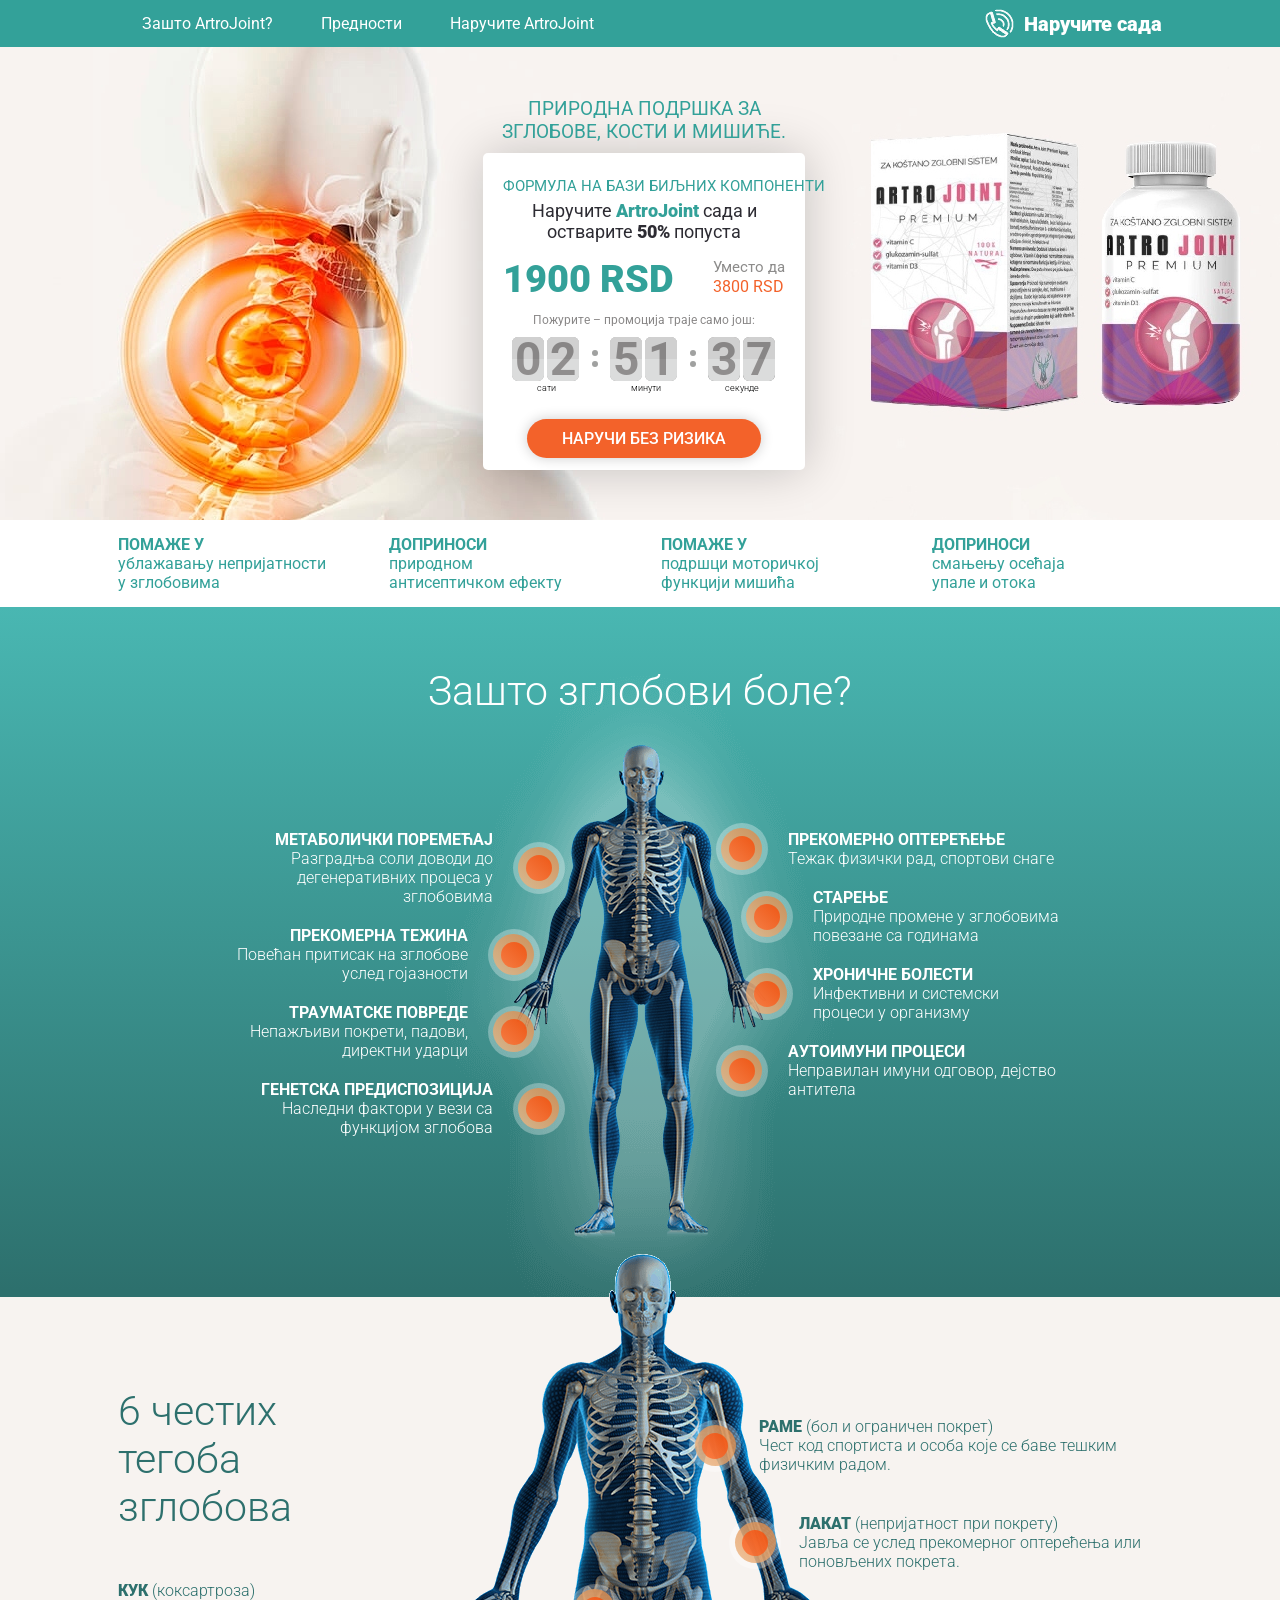
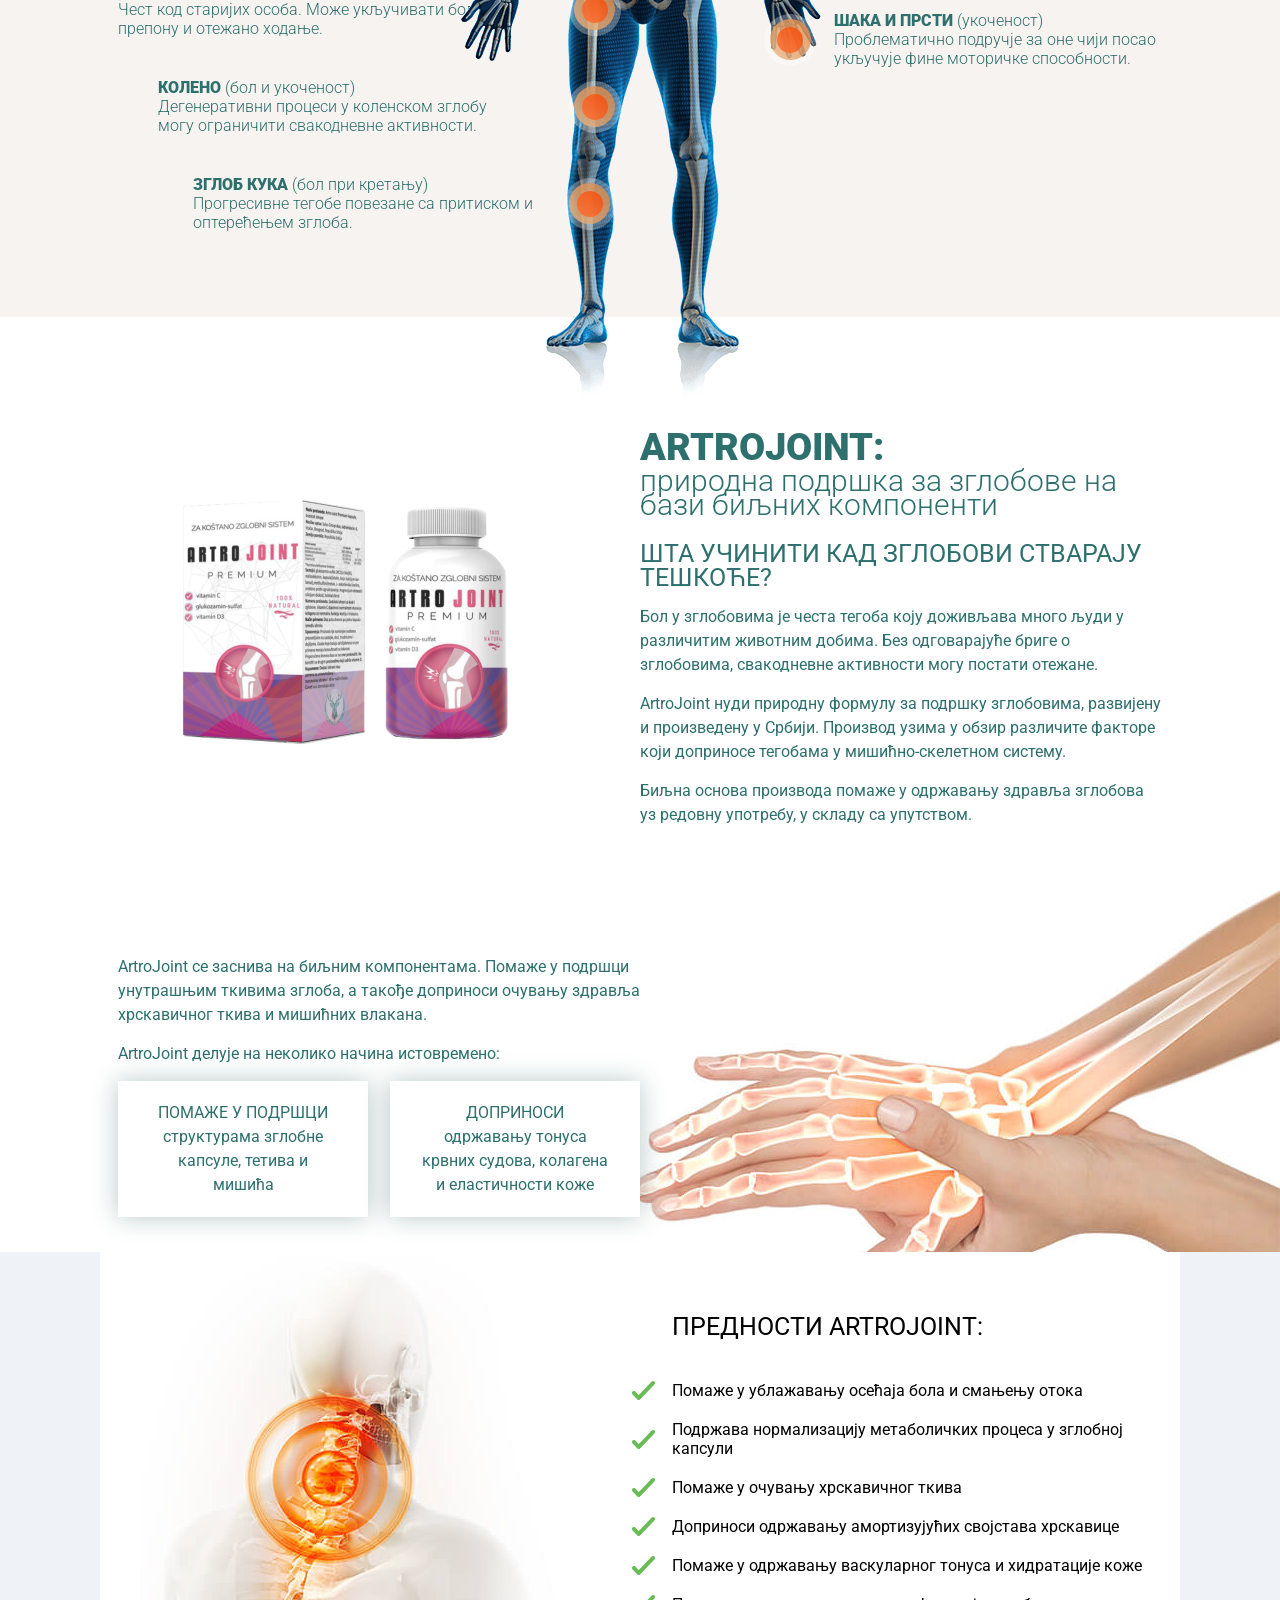
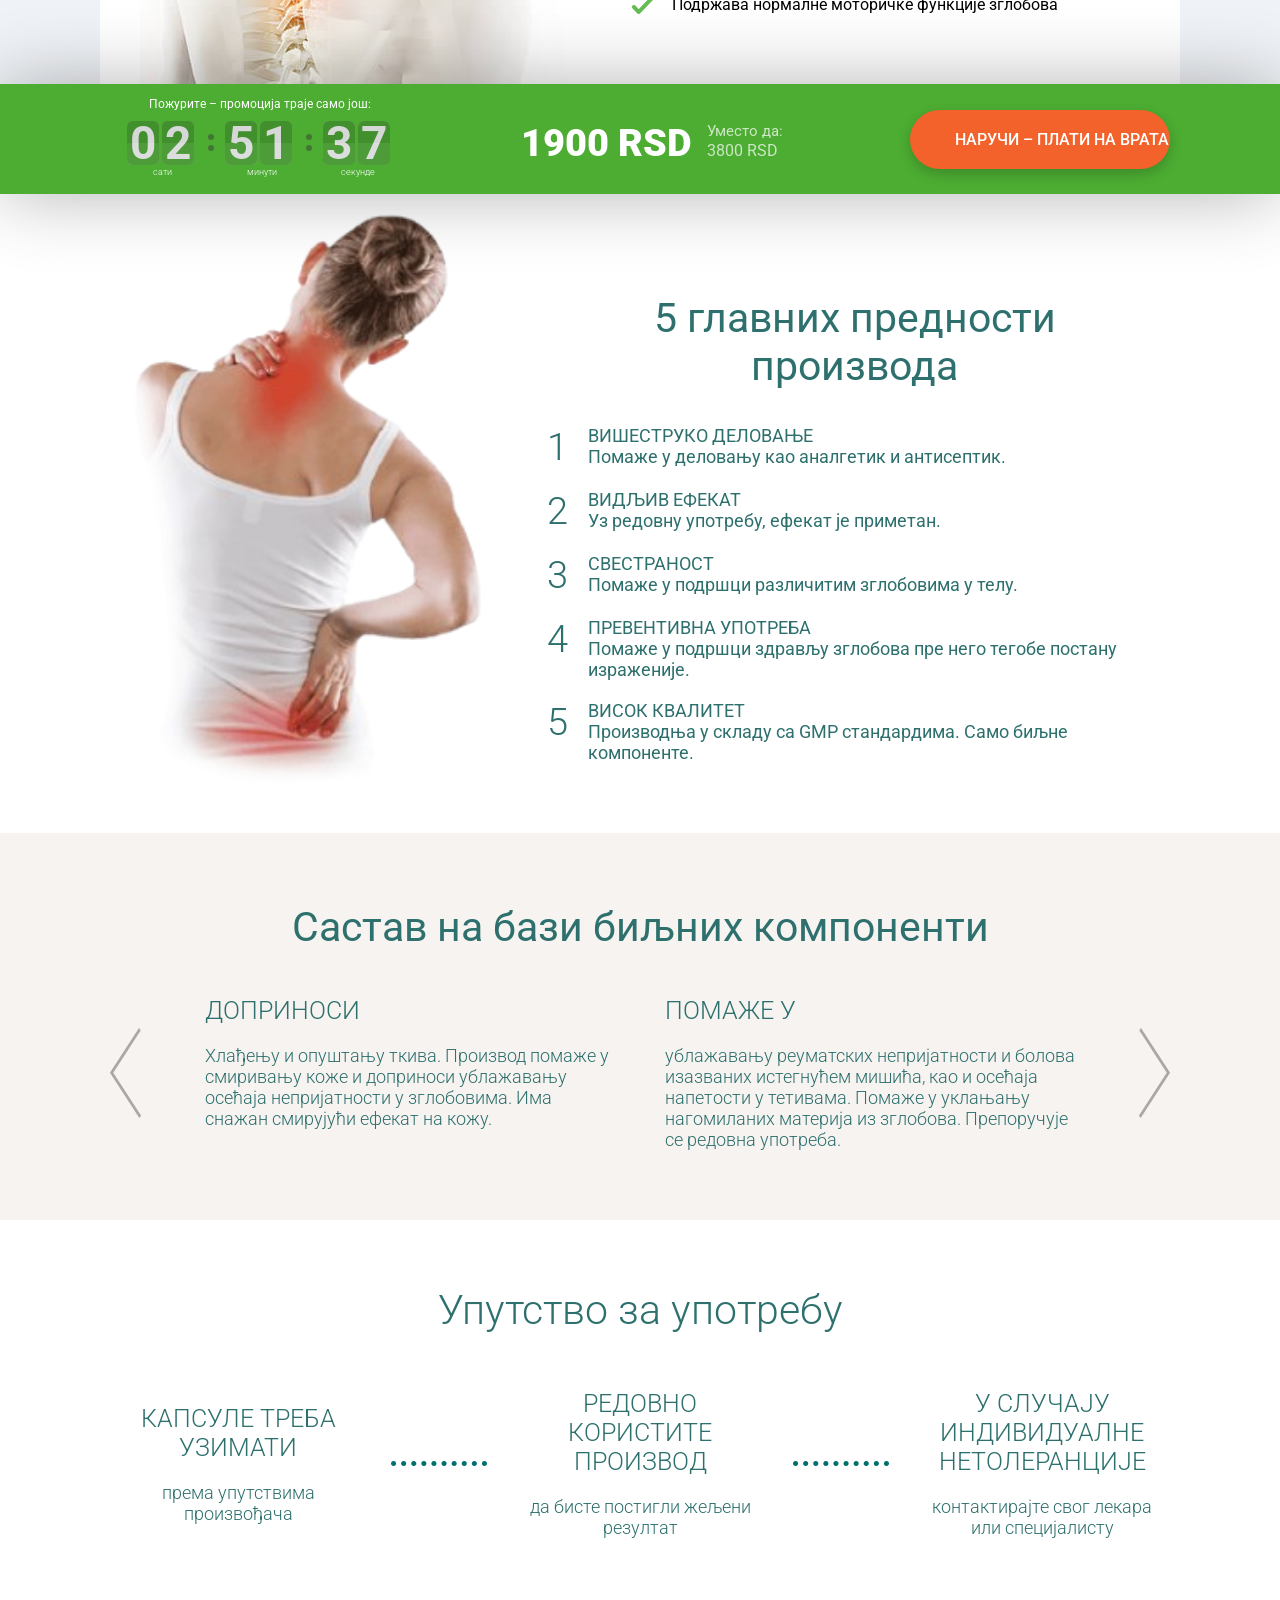
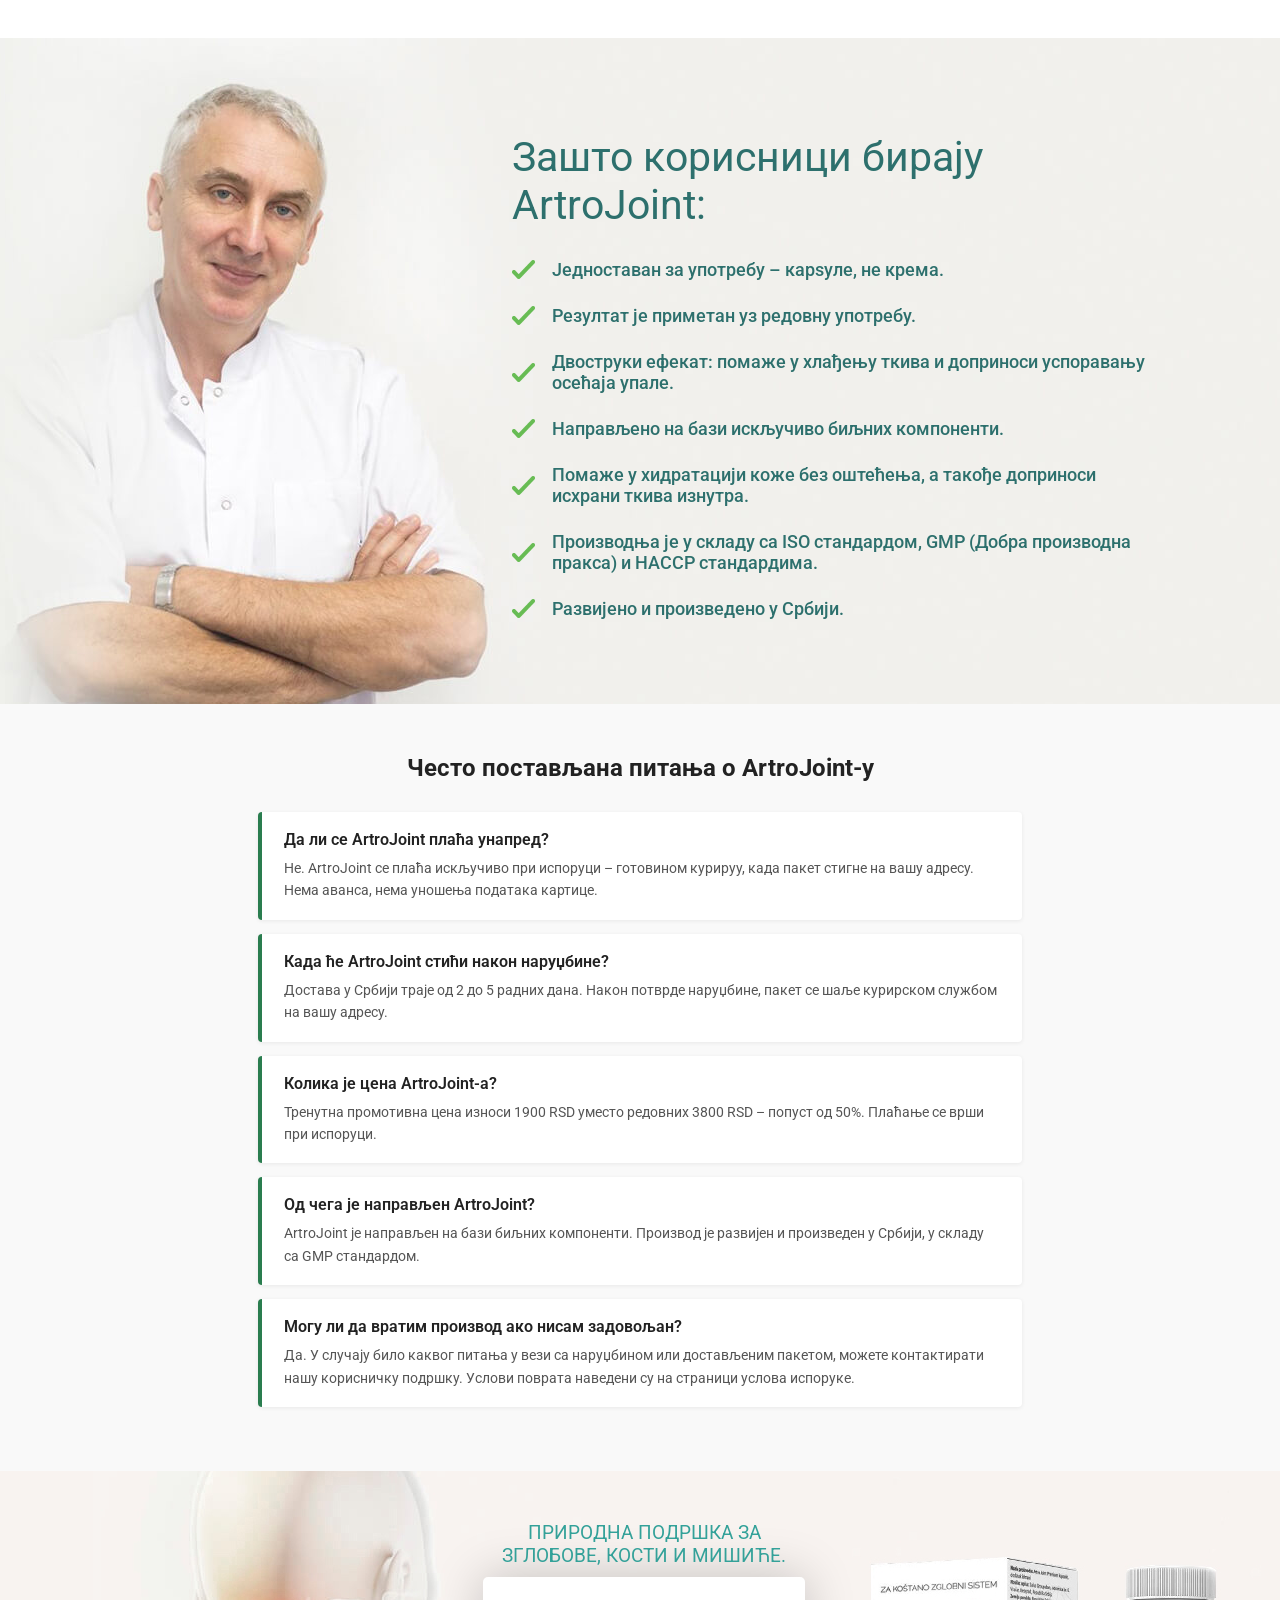
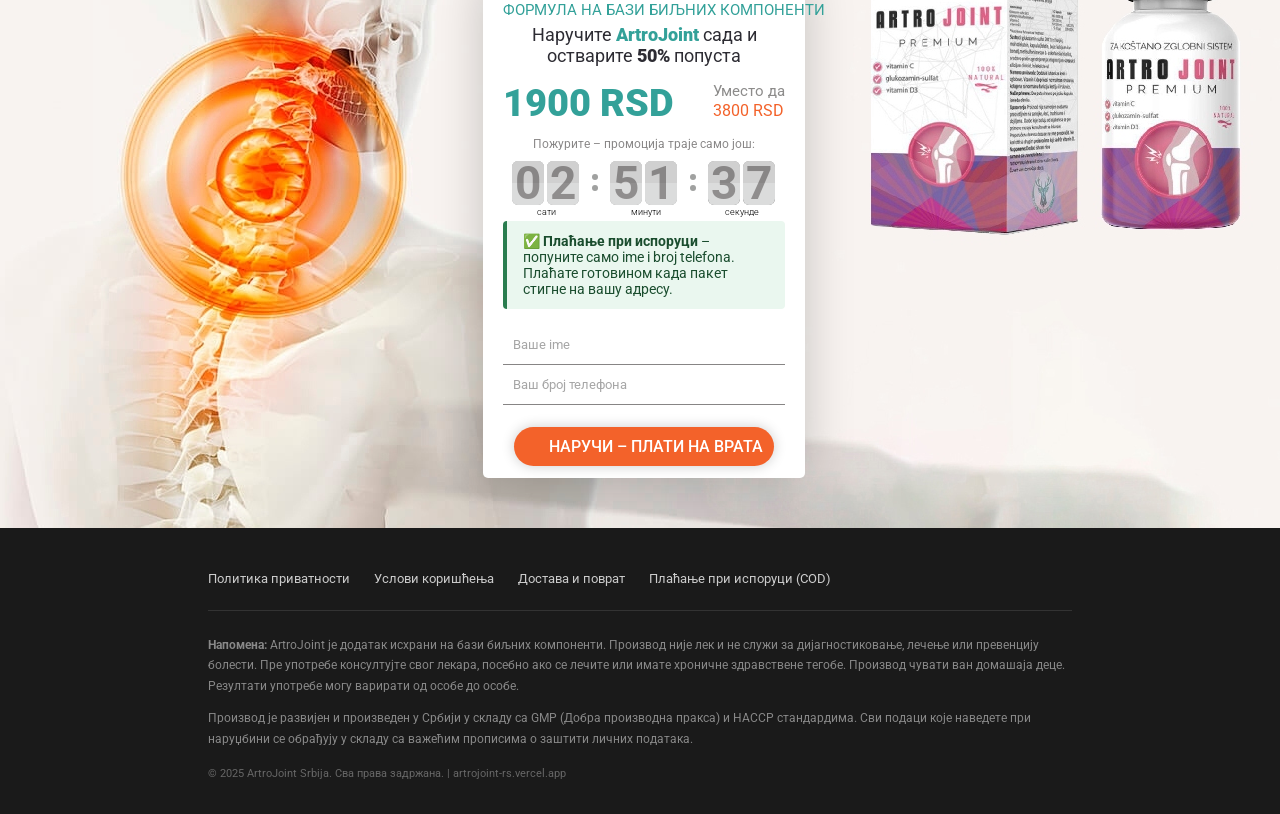
<file: index.html>
<!DOCTYPE html>
<html lang="sr-RS">

<head>
  <meta charset="utf-8">
  <meta name="viewport" content="width=device-width, initial-scale=1.0, maximum-scale=1.0">
  <meta name="google-site-verification" content="OZ9y92gjrVGx7BCZrwjEiJqnUBSMea5Pd7iJuMbMOGk" />

  <!-- ═══════════════════════════════════════════
       SEO BASE
  ═══════════════════════════════════════════ -->
  <title>ArtroJoint – Prirodna Podrška Za Zglobove | 50% Popusta | Plaćanje Pri Isporuci</title>
  <meta name="description" content="ArtroJoint – biljna formula za podršku zglobovima i kostima. Naruči za 1900 RSD umesto 3800 RSD. Plaćanje pri isporuci – bez avansa. Brza dostava širom Srbije.">
  <meta name="keywords" content="artrojoint, kapsule za zglobove, bol u zglobovima, podrška zglobovima srbija, plaćanje pri isporuci, artrojoint cena, artrojoint kupiti">
  <meta name="robots" content="index, follow">
  <link rel="canonical" href="https://artrojoint-rs.vercel.app/">

  <!-- ═══════════════════════════════════════════
       OPEN GRAPH
  ═══════════════════════════════════════════ -->
  <meta property="og:type" content="product">
  <meta property="og:title" content="ArtroJoint – 50% Popusta | Plaćanje Pri Isporuci">
  <meta property="og:description" content="Biljna formula za podršku zglobovima. 1900 RSD umesto 3800 RSD. Naruči bez avansa – platiš kad paket stigne na vrata.">
  <meta property="og:url" content="https://artrojoint-rs.vercel.app/">
  <meta property="og:image" content="https://artrojoint-rs.vercel.app/img/product-full.png">
  <meta property="og:locale" content="sr_RS">
  <meta property="og:site_name" content="ArtroJoint Srbija">

  <!-- ═══════════════════════════════════════════
       TWITTER CARD
  ═══════════════════════════════════════════ -->
  <meta name="twitter:card" content="summary_large_image">
  <meta name="twitter:title" content="ArtroJoint – 50% Popusta | Plaćanje Pri Isporuci">
  <meta name="twitter:description" content="Biljna formula za podršku zglobovima. 1900 RSD. Plaćanje pri isporuci.">
  <meta name="twitter:image" content="https://artrojoint-rs.vercel.app/img/product-full.png">

  <!-- ═══════════════════════════════════════════
       PERFORMANCE
  ═══════════════════════════════════════════ -->
  <link rel="preconnect" href="https://fonts.googleapis.com">
  <link rel="preconnect" href="https://fonts.gstatic.com" crossorigin>
  <link rel="dns-prefetch" href="https://fonts.googleapis.com">
  <link rel="dns-prefetch" href="https://artrojoint-rs.vercel.app">

  <!-- ═══════════════════════════════════════════
       SCHEMA MARKUP — @graph combinado
  ═══════════════════════════════════════════ -->
  <script type="application/ld+json">
  {
    "@context": "https://schema.org",
    "@graph": [
      {
        "@type": "Organization",
        "@id": "https://artrojoint-rs.vercel.app/#organization",
        "name": "ArtroJoint Srbija",
        "url": "https://artrojoint-rs.vercel.app/",
        "logo": {
          "@type": "ImageObject",
          "url": "https://artrojoint-rs.vercel.app/img/product-full.png"
        },
        "contactPoint": {
          "@type": "ContactPoint",
          "contactType": "customer service",
          "availableLanguage": "Serbian"
        }
      },
      {
        "@type": "WebSite",
        "@id": "https://artrojoint-rs.vercel.app/#website",
        "url": "https://artrojoint-rs.vercel.app/",
        "name": "ArtroJoint Srbija",
        "publisher": {
          "@id": "https://artrojoint-rs.vercel.app/#organization"
        }
      },
      {
        "@type": "BreadcrumbList",
        "@id": "https://artrojoint-rs.vercel.app/#breadcrumb",
        "itemListElement": [
          {
            "@type": "ListItem",
            "position": 1,
            "name": "Početna",
            "item": "https://artrojoint-rs.vercel.app/"
          },
          {
            "@type": "ListItem",
            "position": 2,
            "name": "ArtroJoint – Podrška Za Zglobove",
            "item": "https://artrojoint-rs.vercel.app/#zakaz"
          }
        ]
      },
      {
        "@type": "Product",
        "@id": "https://artrojoint-rs.vercel.app/#product",
        "name": "ArtroJoint",
        "description": "ArtroJoint je biljna formula za podršku zglobovima i kostima. Sadrži prirodne komponente koje pomažu u ublažavanju nelagodnosti u zglobovima i podržavaju normalnu pokretljivost.",
        "image": "https://artrojoint-rs.vercel.app/img/product-full.png",
        "brand": {
          "@type": "Brand",
          "name": "ArtroJoint"
        },
        "offers": {
          "@type": "Offer",
          "priceCurrency": "RSD",
          "price": "1900",
          "availability": "https://schema.org/InStock",
          "url": "https://artrojoint-rs.vercel.app/#zakaz",
          "seller": {
            "@id": "https://artrojoint-rs.vercel.app/#organization"
          }
        },
        "aggregateRating": {
          "@type": "AggregateRating",
          "ratingValue": "4.8",
          "reviewCount": "214",
          "bestRating": "5",
          "worstRating": "1"
        },
        "review": [
          {
            "@type": "Review",
            "author": {
              "@type": "Person",
              "name": "Милица Т."
            },
            "reviewRating": {
              "@type": "Rating",
              "ratingValue": "5",
              "bestRating": "5"
            },
            "reviewBody": "Naručila sam ArtroJoint i platila na vrata. Dostava je stigla za 3 dana. Zadovoljna sam celim procesom kupovine."
          },
          {
            "@type": "Review",
            "author": {
              "@type": "Person",
              "name": "Драган М."
            },
            "reviewRating": {
              "@type": "Rating",
              "ratingValue": "5",
              "bestRating": "5"
            },
            "reviewBody": "Nisam morao da platim unapred ništa. Paket je stigao, pregledao sam ga i tek onda platio kuriru. Veoma jednostavno."
          },
          {
            "@type": "Review",
            "author": {
              "@type": "Person",
              "name": "Снежана Р."
            },
            "reviewRating": {
              "@type": "Rating",
              "ratingValue": "5",
              "bestRating": "5"
            },
            "reviewBody": "Prijatno sam iznenađena. Biljna formula, lepo upakovano, brza dostava i plaćanje pri isporuci. Preporučujem."
          }
        ]
      },
      {
        "@type": "FAQPage",
        "@id": "https://artrojoint-rs.vercel.app/#faq",
        "mainEntity": [
          {
            "@type": "Question",
            "name": "Da li se ArtroJoint plaća unapred?",
            "acceptedAnswer": {
              "@type": "Answer",
              "text": "Ne. ArtroJoint se plaća isključivo pri isporuci – gotovinom kuriru, kada paket stigne na vašu adresu. Nema avansa, nema unošenja podataka kartice."
            }
          },
          {
            "@type": "Question",
            "name": "Kada će ArtroJoint stići nakon narudžbine?",
            "acceptedAnswer": {
              "@type": "Answer",
              "text": "Dostava u Srbiji traje od 2 do 5 radnih dana. Nakon potvrde narudžbine, paket se šalje kurirskom službom na vašu adresu."
            }
          },
          {
            "@type": "Question",
            "name": "Kolika je cena ArtroJoint-a?",
            "acceptedAnswer": {
              "@type": "Answer",
              "text": "Trenutna promotivna cena iznosi 1900 RSD umesto redovnih 3800 RSD – popust od 50%. Plaćanje se vrši pri isporuci."
            }
          },
          {
            "@type": "Question",
            "name": "Od čega je napravljen ArtroJoint?",
            "acceptedAnswer": {
              "@type": "Answer",
              "text": "ArtroJoint je napravljen na bazi biljnih komponenti. Proizvod je razvijen i proizveden u Srbiji, u skladu sa GMP standardom."
            }
          },
          {
            "@type": "Question",
            "name": "Mogu li da vratim proizvod ako nisam zadovoljan?",
            "acceptedAnswer": {
              "@type": "Answer",
              "text": "Da. U slučaju bilo kakvog pitanja u vezi sa porudžbinom ili dostavljenim paketom, možete kontaktirati našu korisničku podršku. Uslovi povrata navedeni su na stranici uslova isporuke."
            }
          }
        ]
      }
    ]
  }
  </script>

  <!-- ═══════════════════════════════════════════
       ASSETS ORIGINAIS
  ═══════════════════════════════════════════ -->
  <link rel="shortcut icon" type="image/png" href="img/favicon.png">
  <link href="https://fonts.googleapis.com/css?family=Roboto:100,300,400,500,700,900" rel="stylesheet">
  <link href="css/flipclock.css" rel="stylesheet">
  <link href="css/style.css" rel="stylesheet">
  <link href="css/owl.carousel.min.css" rel="stylesheet">
  <link href="css/popup.css" rel="stylesheet" type="text/css" media="screen">
  <link href="css/mobile-fix.css" rel="stylesheet">
  <script src="js/jquery.js"></script>
  <style>
    .blockRedLine3103 { display: none !important; }

    /* ── FAQ AEO Section ── */
    .faq-section {
      background: #f9f9f9;
      padding: 50px 20px;
    }
    .faq-section .inner {
      max-width: 800px;
      margin: 0 auto;
    }
    .faq-section h2 {
      font-size: 24px;
      font-weight: 700;
      margin-bottom: 30px;
      color: #222;
      text-align: center;
    }
    .faq-item {
      background: #fff;
      border-left: 4px solid #2a7d4f;
      border-radius: 4px;
      padding: 18px 22px;
      margin-bottom: 14px;
      box-shadow: 0 1px 4px rgba(0,0,0,0.07);
    }
    .faq-item h3 {
      font-size: 16px;
      font-weight: 600;
      color: #222;
      margin: 0 0 8px 0;
    }
    .faq-item p {
      font-size: 14px;
      color: #555;
      margin: 0;
      line-height: 1.6;
    }

    /* ── Rodapé Compliance ── */
    .footer-compliance {
      background: #1a1a1a;
      color: #aaa;
      padding: 40px 20px 30px;
      font-size: 13px;
      line-height: 1.7;
    }
    .footer-compliance .inner {
      max-width: 900px;
      margin: 0 auto;
    }
    .footer-compliance .footer-links {
      display: flex;
      flex-wrap: wrap;
      gap: 12px 24px;
      margin-bottom: 24px;
      padding-bottom: 20px;
      border-bottom: 1px solid #333;
    }
    .footer-compliance .footer-links a {
      color: #ccc;
      text-decoration: none;
      font-size: 13px;
      transition: color 0.2s;
    }
    .footer-compliance .footer-links a:hover { color: #fff; }
    .footer-compliance .footer-disclaimer {
      color: #888;
      font-size: 12px;
      margin-bottom: 12px;
    }
    .footer-compliance .footer-copy {
      color: #666;
      font-size: 11px;
      margin-top: 16px;
    }
  </style>
  <script type="text/javascript" src="script_land.js" defer></script>
<!-- Google tag (gtag.js) -->
<script async src="https://www.googletagmanager.com/gtag/js?id=AW-17838578264"></script>
<script>
  window.dataLayer = window.dataLayer || [];
  function gtag(){dataLayer.push(arguments);}
  gtag('js', new Date());

  gtag('config', 'AW-17838578264');
</script>

  <script type="text/javascript">
    (function(c,l,a,r,i,t,y){
        c[a]=c[a]||function(){(c[a].q=c[a].q||[]).push(arguments)};
        t=l.createElement(r);t.async=1;t.src="https://www.clarity.ms/tag/"+i;
        y=l.getElementsByTagName(r)[0];y.parentNode.insertBefore(t,y);
    })(window, document, "clarity", "script", "x84op3e68c");
</script>

<script defer
  data-tag="CDGQmw7dlVjG2G8xk5OnX9"
  src="https://cdn.cckdl.com/js/base.min.js">
</script>
</head>

<body id="body" class="pluginLeave">
  <div class="top-line">
    <div class="inner">
      <div class="mob-button">
        <div class="mob-button__line"></div>
        <div class="mob-button__line"></div>
        <div class="mob-button__line"></div>
      </div>
      <nav class="nav">
        <a href="#doing">Зашто ArtroJoint?</a>
        <a href="#doctor">Предности</a>
        <a href="#zakaz">Наручите ArtroJoint</a>
      </nav>
      <a href="#zakaz" class="top-line__call" data-target="zakaz">
        <img src="img/phone.png" alt="Naruči ArtroJoint">
        <span>Наручите сада</span>
      </a>
    </div>
  </div>

  <div class="wrapper">

    <!-- ═══ HERO / FORM BLOCK 1 ═══ -->
    <section class="main-block" id="zakaz2">
      <div class="inner">
        <div class="main-block__flexArea">
          <img src="img/product-full.png" class="insHide" alt="ArtroJoint kapsule za zglobove">
          <div class="form-block__wrap">
            <!-- COMPLIANCE: removed disease-cure framing, kept benefit-support language -->
            <div class="main-block__title">ПРИРОДНА ПОДРШКА ЗА ЗГЛОБОВЕ, КОСТИ И МИШИЋЕ.</div>
            <div class="form-block" id="mob-zakaz">
              <div class="form-block__one">Формула на бази биљних компоненти</div>
              <div class="form-block__two">Наручите <b>ArtroJoint</b> сада и остварите <b>50%</b> попуста</div>
              <div class="form-block__zakazhite">Наручите <b>ArtroJoint</b> сада и остварите <b>50%</b> попуста</div>
              <div class="price-block">
                <div class="price-block__left">
                  <span class="cena">Нова цена: </span>
                  <span class="price-block__price displayCurrentPriceNoCyr al-cost">&euro;</span>
                </div>
                <div class="price-block__right">
                  <div class="vmesto">Уместо да</div>
                  <span class="starayaCena">Стара цена: </span>
                  <span class="price-block__oldPrice displayPrevPriceNoCyr al-cost-promo">&euro;</span>
                </div>
              </div>
              <div class="timer-block">
                <p class="timer__title">Пожурите – промоција траје само још:</p>
                <div class="timer"></div>
              </div>
              <a href="#zakaz"><button type="submit" class="btn form-btn">НАРУЧИ БЕЗ РИЗИКА</button></a>
            </div>
          </div>
        </div>
      </div>
    </section>

    <!-- ═══ RESULTS BAR ═══ -->
    <section class="result">
      <div class="inner">
        <div class="result__item">
          <div class="result__item-top">Помаже у</div>
          <div class="result__item-text">ублажавању непријатности<br>у зглобовима</div>
        </div>
        <div class="result__item">
          <div class="result__item-top">Доприноси</div>
          <div class="result__item-text">природном<br>антисептичком ефекту</div>
        </div>
        <div class="result__item">
          <div class="result__item-top">Помаже у</div>
          <div class="result__item-text">подршци моторичкој<br>функцији мишића</div>
        </div>
        <div class="result__item">
          <div class="result__item-top">Доприноси</div>
          <div class="result__item-text">смањењу осећаја<br>упале и отока</div>
        </div>
      </div>
    </section>

    <!-- ═══ WHY JOINTS HURT ═══ -->
    <section class="why">
      <div class="inner">
        <div class="title why__title">Зашто зглобови боле?</div>
        <div class="why__items">
          <div class="why__item">
            <div class="why__item-block">
              <div class="why__item-block-C"></div>
              <p class="why__item-title">Метаболички поремећај</p>
              <p class="why__item-text">Разградња соли доводи до дегенеративних процеса у зглобовима</p>
            </div>
            <div class="why__item-block">
              <div class="why__item-block-C"></div>
              <p class="why__item-title">Прекомерна тежина</p>
              <p class="why__item-text">Повећан притисак на зглобове услед гојазности</p>
            </div>
            <div class="why__item-block">
              <div class="why__item-block-C"></div>
              <p class="why__item-title">Трауматске повреде</p>
              <p class="why__item-text">Непажљиви покрети, падови, директни ударци</p>
            </div>
            <div class="why__item-block">
              <div class="why__item-block-C"></div>
              <p class="why__item-title">Генетска предиспозиција</p>
              <p class="why__item-text">Наследни фактори у вези са функцијом зглобова</p>
            </div>
          </div>
          <div class="why__item"></div>
          <div class="why__item">
            <div class="why__item-block">
              <div class="why__item-block-C"></div>
              <p class="why__item-title">Прекомерно оптерећење</p>
              <p class="why__item-text">Тежак физички рад, спортови снаге</p>
            </div>
            <div class="why__item-block">
              <div class="why__item-block-C"></div>
              <p class="why__item-title">Старење</p>
              <p class="why__item-text">Природне промене у зглобовима повезане са годинама</p>
            </div>
            <div class="why__item-block">
              <div class="why__item-block-C"></div>
              <p class="why__item-title">Хроничне болести</p>
              <p class="why__item-text">Инфективни и системски процеси у организму</p>
            </div>
            <div class="why__item-block">
              <div class="why__item-block-C"></div>
              <p class="why__item-title">Аутоимуни процеси</p>
              <p class="why__item-text">Неправилан имуни одговор, дејство антитела</p>
            </div>
          </div>
        </div>
      </div>
    </section>

    <!-- ═══ TOP SIX — DESKTOP ═══ -->
    <section class="topSix">
      <div class="inner">
        <div class="topSix__items mobHide">
          <div class="topSix__item">
            <div class="title topSix__title">6 честих<br>тегоба<br>зглобова</div>
            <div class="topSix__item-block tsb1">
              <div class="topSix__item-block-C"></div>
              <p class="topSix__item-title">Кук <span>(коксартроза)</span></p>
              <p class="topSix__item-text">Чест код старијих особа. Може укључивати бол у препону и отежано ходање.</p>
            </div>
            <div class="topSix__item-block tsb2">
              <div class="topSix__item-block-C"></div>
              <p class="topSix__item-title">Колено <span>(бол и укоченост)</span></p>
              <p class="topSix__item-text">Дегенеративни процеси у коленском зглобу могу ограничити свакодневне активности.</p>
            </div>
            <div class="topSix__item-block tsb3">
              <div class="topSix__item-block-C"></div>
              <p class="topSix__item-title">Зглоб кука <span>(бол при кретању)</span></p>
              <p class="topSix__item-text">Прогресивне тегобе повезане са притиском и оптерећењем зглоба.</p>
            </div>
          </div>
          <div class="topSix__item"></div>
          <div class="topSix__item">
            <div class="topSix__item-block tsb1">
              <div class="topSix__item-block-C"></div>
              <p class="topSix__item-title">Раме <span>(бол и ограничен покрет)</span></p>
              <p class="topSix__item-text">Чест код спортиста и особа које се баве тешким физичким радом.</p>
            </div>
            <div class="topSix__item-block tsb2">
              <div class="topSix__item-block-C"></div>
              <p class="topSix__item-title">Лакат <span>(непријатност при покрету)</span></p>
              <p class="topSix__item-text">Јавља се услед прекомерног оптерећења или поновљених покрета.</p>
            </div>
            <div class="topSix__item-block tsb3">
              <div class="topSix__item-block-C"></div>
              <p class="topSix__item-title">Шака и прсти <span>(укоченост)</span></p>
              <p class="topSix__item-text">Проблематично подручје за оне чији посао укључује фине моторичке способности.</p>
            </div>
          </div>
        </div>

        <!-- MOBILE version -->
        <div class="topSix__items insHide">
          <div class="topSix__item">
            <div class="title topSix__title">6 честих<br>тегоба<br>зглобова</div>
            <div class="topSix__item-block tsb1">
              <div class="topSix__item-block-C"></div>
              <p class="topSix__item-title">Кук <span>(коксартроза)</span></p>
              <p class="topSix__item-text">Чест код старијих особа. Може укључивати бол у препону и отежано ходање.</p>
            </div>
            <div class="topSix__item-block tsb2">
              <div class="topSix__item-block-C"></div>
              <p class="topSix__item-title">Колено <span>(бол и укоченост)</span></p>
              <p class="topSix__item-text">Дегенеративни процеси у коленском зглобу могу ограничити свакодневне активности.</p>
            </div>
            <div class="topSix__item-block tsb3">
              <div class="topSix__item-block-C"></div>
              <p class="topSix__item-title">Зглоб кука <span>(бол при кретању)</span></p>
              <p class="topSix__item-text">Прогресивне тегобе повезане са притиском и оптерећењем зглоба.</p>
            </div>
          </div>
          <div class="topSix__item"></div>
          <div class="topSix__item">
            <div class="topSix__item-block tsb1">
              <div class="topSix__item-block-C"></div>
              <p class="topSix__item-title">Раме <span>(бол и ограничен покрет)</span></p>
              <p class="topSix__item-text">Чест код спортиста и особа које се баве тешким физичким радом.</p>
            </div>
            <div class="topSix__item-block tsb2">
              <div class="topSix__item-block-C"></div>
              <p class="topSix__item-title">Лакат <span>(непријатност при покрету)</span></p>
              <p class="topSix__item-text">Јавља се услед прекомерног оптерећења или поновљених покрета.</p>
            </div>
            <div class="topSix__item-block tsb3">
              <div class="topSix__item-block-C"></div>
              <p class="topSix__item-title">Шака и прсти <span>(укоченост)</span></p>
              <p class="topSix__item-text">Проблематично подручје за оне чији посао укључује фине моторичке способности.</p>
            </div>
          </div>
        </div>
      </div>
    </section>

    <!-- ═══ NUMBER ONE ═══ -->
    <section class="numberOne">
      <div class="inner">
        <div class="numberOne__items">
          <div class="numberOne__item">
            <img src="img/product-full.png" alt="ArtroJoint proizvod za zglobove">
          </div>
          <div class="numberOne__item">
            <div class="numberOne__item-title">ArtroJoint:</div>
            <div class="numberOne__item-desc">природна подршка за зглобове на бази биљних компоненти</div>
            <div class="numberOne__item-semiTitle">Шта учинити кад зглобови стварају тешкоће?</div>
            <!-- COMPLIANCE: removed "10% svetske populacije" stat (no source), removed "gubi pokretljivost" alarmism -->
            <p>Бол у зглобовима је честа тегоба коју доживљава много људи у различитим животним добима. Без одговарајуће бриге о зглобовима, свакодневне активности могу постати отежане.</p>
            <p>ArtroJoint нуди природну формулу за подршку зглобовима, развијену и произведену у Србији. Производ узима у обзир различите факторе који доприносе тегобама у мишићно-скелетном систему.</p>
            <p>Биљна основа производа помаже у одржавању здравља зглобова уз редовну употребу, у складу са упутством.</p>
          </div>
        </div>
      </div>
    </section>

    <!-- ═══ NUMBER TWO ═══ -->
    <section class="numberTwo">
      <div class="inner">
        <div class="numberTwo__items">
          <div class="numberTwo__item">
            <p>ArtroJoint се заснива на биљним компонентама. Помаже у подршци унутрашњим ткивима зглоба, а такође доприноси очувању здравља хрскавичног ткива и мишићних влакана.</p>
            <p>ArtroJoint делује на неколико начина истовремено:</p>
            <div class="numberTwo__item-cubes owl-carousel">
              <div class="numberTwo__item-cube">
                <div class="numberTwo__item-cube-title">Помаже у подршци</div>
                <div class="numberTwo__item-cube-text">структурама зглобне капсуле, тетива и мишића</div>
              </div>
              <div class="numberTwo__item-cube">
                <div class="numberTwo__item-cube-title">Доприноси</div>
                <div class="numberTwo__item-cube-text">одржавању тонуса крвних судова, колагена и еластичности коже</div>
              </div>
            </div>
          </div>
        </div>
      </div>
    </section>

    <!-- ═══ BENEFITS ═══ -->
    <section class="step">
      <div class="inner">
        <div class="step__block">
          <div class="step__block-title">Предности ArtroJoint:</div>
          <p>Помаже у ублажавању осећаја бола и смањењу отока</p>
          <p>Подржава нормализацију метаболичких процеса у зглобној капсули</p>
          <p>Помаже у очувању хрскавичног ткива</p>
          <p>Доприноси одржавању амортизујућих својстава хрскавице</p>
          <p>Помаже у одржавању васкуларног тонуса и хидратације коже</p>
          <p>Подржава нормалне моторичке функције зглобова</p>
        </div>
      </div>
    </section>

    <!-- ═══ SPLIT CTA ═══ -->
    <section class="splitArea">
      <div class="inner">
        <div class="splitArea__items">
          <div class="splitArea__item">
            <div class="timer-block">
              <p class="timer__title">Пожурите – промоција траје само још:</p>
              <div class="timer"></div>
            </div>
          </div>
          <div class="splitArea__item">
            <div class="price-block">
              <div class="price-block__left">
                <span class="price-block__price displayCurrentPriceNoCyr al-cost">&euro;</span>
              </div>
              <div class="price-block__right">
                <div class="vmesto">Уместо да:</div>
                <span class="price-block__oldPrice displayPrevPriceNoCyr al-cost-promo">&euro;</span>
              </div>
            </div>
          </div>
          <div class="splitArea__item">
            <a href="#zakaz" class="btn">НАРУЧИ – ПЛАТИ НА ВРАТА</a>
          </div>
        </div>
      </div>
    </section>

    <!-- ═══ 5 VANTAGENS ═══ -->
    <section class="six" id="doing">
      <div class="inner">
        <div class="six_block">
          <div class="title six__title">5 главних предности производа</div>
          <div class="six__items">
            <div class="six__item">1</div>
            <div class="six__item">
              <p class="six__item-title">Вишеструко деловање</p>
              <p class="six__item-text">Помаже у деловању као аналгетик и антисептик.</p>
            </div>
          </div>
          <div class="six__items">
            <div class="six__item">2</div>
            <div class="six__item">
              <p class="six__item-title">Видљив ефекат</p>
              <p class="six__item-text">Уз редовну употребу, ефекат је приметан.</p>
            </div>
          </div>
          <div class="six__items">
            <div class="six__item">3</div>
            <div class="six__item">
              <p class="six__item-title">Свестраност</p>
              <p class="six__item-text">Помаже у подршци различитим зглобовима у телу.</p>
            </div>
          </div>
          <div class="six__items">
            <div class="six__item">4</div>
            <div class="six__item">
              <p class="six__item-title">Превентивна употреба</p>
              <p class="six__item-text">Помаже у подршци здрављу зглобова пре него тегобе постану израженије.</p>
            </div>
          </div>
          <div class="six__items">
            <div class="six__item">5</div>
            <div class="six__item">
              <p class="six__item-title">Висок квалитет</p>
              <p class="six__item-text">Производња у складу са GMP стандардима. Само биљне компоненте.</p>
            </div>
          </div>
        </div>
      </div>
    </section>

    <!-- ═══ COMPOSITION ═══ -->
    <section class="sostav" id="sostav">
      <div class="inner">
        <div class="title sostav__title">Састав на бази биљних компоненти</div>
        <div class="sostav__slider owl-carousel">
          <div class="sostav__slide">
            <div class="sostav__slide-title">Доприноси</div>
            <div class="sostav__slide-text">Хлађењу и опуштању ткива. Производ помаже у смиривању коже и доприноси ублажавању осећаја непријатности у зглобовима. Има снажан смирујући ефекат на кожу.</div>
          </div>
          <div class="sostav__slide">
            <div class="sostav__slide-title">Помаже у</div>
            <div class="sostav__slide-text">ублажавању реуматских непријатности и болова изазваних истегнућем мишића, као и осећаја напетости у тетивама. Помаже у уклањању нагомиланих материја из зглобова. Препоручује се редовна употреба.</div>
          </div>
          <div class="sostav__slide">
            <div class="sostav__slide-title">Доприноси</div>
            <div class="sostav__slide-text">подршци здрављу зглобова и може помоћи у побољшању циркулације крви у подручју примене.</div>
          </div>
          <div class="sostav__slide">
            <div class="sostav__slide-title">Помаже у</div>
            <div class="sostav__slide-text">опуштању мишића и ублажавању осећаја напетости. Посебно погодан код непријатности у леђима и кичми. Редовном употребом, производ благотворно делује на мишиће врата и доприноси бољој периферној циркулацији крви.</div>
          </div>
          <div class="sostav__slide">
            <div class="sostav__slide-title">Доприноси</div>
            <div class="sostav__slide-text">смањењу осећаја отока и бола, доприноси ублажавању упале и има антиреуматско дејство, помажући у подршци покретљивости зглобова.</div>
          </div>
        </div>
      </div>
    </section>

    <!-- ═══ USAGE INSTRUCTIONS ═══ -->
    <section class="sposob">
      <div class="inner">
        <div class="title sposob__title">Упутство за употребу</div>
        <div class="sposob__items">
          <div class="sposob__item">
            <div class="sposob__item-title">Капсуле треба узимати</div>
            <div class="sposob__item-desc">према упутствима произвођача</div>
          </div>
          <div class="sposob__item"></div>
          <div class="sposob__item">
            <div class="sposob__item-title">Редовно користите производ</div>
            <div class="sposob__item-desc">да бисте постигли жељени резултат</div>
          </div>
          <div class="sposob__item"></div>
          <div class="sposob__item">
            <div class="sposob__item-title">У случају индивидуалне нетолеранције</div>
            <div class="sposob__item-desc">контактирајте свог лекара или специјалисту</div>
          </div>
        </div>
      </div>
    </section>

    <!-- ═══ ADVANTAGES vs OTHERS ═══ -->
    <!-- COMPLIANCE: renamed from "farmaceutski" to "drugi preparati" -->
    <section class="doctor" id="doctor">
      <div class="inner">
        <div class="doctor__block">
          <div class="title doctor__title">Зашто корисници бирају ArtroJoint:</div>
          <div class="step">
            <p>Једноставан за употребу – кapsуле, не крема.</p>
            <p>Резултат је приметан уз редовну употребу.</p>
            <p>Двоструки ефекат: помаже у хлађењу ткива и доприноси успоравању осећаја упале.</p>
            <p>Направљено на бази искључиво биљних компоненти.</p>
            <p>Помаже у хидратацији коже без оштећења, а такође доприноси исхрани ткива изнутра.</p>
            <p>Производња је у складу са ISO стандардом, GMP (Добра производна пракса) и HACCP стандардима.</p>
            <p>Развијено и произведено у Србији.</p>
          </div>
          <div class="doctor__post-blocks"></div>
        </div>
      </div>
    </section>

    <!-- ═══ FAQ AEO — VISIBLE + MIRRORS SCHEMA ═══ -->
    <section class="faq-section" id="faq">
      <div class="inner">
        <h2>Често постављана питања о ArtroJoint-у</h2>

        <div class="faq-item">
          <h3>Да ли се ArtroJoint плаћа унапред?</h3>
          <p>Не. ArtroJoint се плаћа искључиво при испоруци – готовином курируу, када пакет стигне на вашу адресу. Нема аванса, нема уношења података картице.</p>
        </div>

        <div class="faq-item">
          <h3>Када ће ArtroJoint стићи након наруџбине?</h3>
          <p>Достава у Србији траје од 2 до 5 радних дана. Након потврде наруџбине, пакет се шаље курирском службом на вашу адресу.</p>
        </div>

        <div class="faq-item">
          <h3>Колика је цена ArtroJoint-а?</h3>
          <p>Тренутна промотивна цена износи 1900 RSD уместо редовних 3800 RSD – попуст од 50%. Плаћање се врши при испоруци.</p>
        </div>

        <div class="faq-item">
          <h3>Од чега је направљен ArtroJoint?</h3>
          <p>ArtroJoint је направљен на бази биљних компоненти. Производ је развијен и произведен у Србији, у складу са GMP стандардом.</p>
        </div>

        <div class="faq-item">
          <h3>Могу ли да вратим производ ако нисам задовољан?</h3>
          <p>Да. У случају било каквог питања у вези са наруџбином или достављеним пакетом, можете контактирати нашу корисничку подршку. Услови поврата наведени су на страници услова испоруке.</p>
        </div>
      </div>
    </section>

    <!-- ═══ FORM BLOCK 2 — ORDER FORM ═══ -->
    <section class="main-block" id="zakaz">
      <div class="inner">
        <div class="main-block__flexArea">
          <img src="img/product-full.png" class="insHide" alt="ArtroJoint naruči online Srbija">
          <form action="/land/order" class="al-form x_order_form" id="form" method="post">
            <select class="al-country" name="country" style="display: none;"></select>
            <div class="form-block__wrap">
              <div class="main-block__title">ПРИРОДНА ПОДРШКА ЗА ЗГЛОБОВЕ, КОСТИ И МИШИЋЕ.</div>
              <div class="form-block" id="mob-zakaz">
                <div class="form-block__one">Формула на бази биљних компоненти</div>
                <div class="form-block__two">Наручите <b>ArtroJoint</b> сада и остварите <b>50%</b> попуста</div>
                <div class="form-block__zakazhite">Наручите <b>ArtroJoint</b> сада и остварите <b>50%</b> попуста</div>
                <div class="price-block">
                  <div class="price-block__left">
                    <span class="cena">Нова цена: </span>
                    <span class="price-block__price displayCurrentPriceNoCyr al-cost al-raw-cost">&euro;</span>
                  </div>
                  <div class="price-block__right">
                    <div class="vmesto">Уместо да</div>
                    <span class="starayaCena">Стара цена: </span>
                    <span class="price-block__oldPrice displayPrevPriceNoCyr al-cost-promo">&euro;</span>
                  </div>
                </div>
                <div class="timer-block">
                  <p class="timer__title">Пожурите – промоција траје само још:</p>
                  <div class="timer"></div>
                </div>
                <!-- COD REASSURANCE — before form fields -->
                <div style="background:#eaf7ef;border-left:4px solid #2a7d4f;padding:12px 16px;margin-bottom:16px;border-radius:4px;font-size:14px;color:#1a4d2e;">
                  ✅ <strong>Плаћање при испоруци</strong> – попуните само ime i broj telefona. Плаћате готовином када пакет стигне на вашу адресу.
                </div>
                <div class="field-wrap">
                  <div class="field">
                    <input class="field__input" name="name" placeholder="Ваше ime" type="text">
                  </div>
                  <div class="field">
                    <input class="field__input only_number" name="phone" placeholder="Ваш број телефона" type="tel">
                  </div>
                </div>
                <button type="submit" class="btn form-btn">НАРУЧИ – ПЛАТИ НА ВРАТА</button>
              </div>
            </div>
          </form>
        </div>
      </div>
    </section>

  </div><!-- end .wrapper -->

  <!-- ═══════════════════════════════════════════
       RODAPÉ COMPLIANCE E-E-A-T
  ═══════════════════════════════════════════ -->
  <footer class="footer-compliance">
    <div class="inner">
      <div class="footer-links">
        <a href="/politika-privatnosti.html">Политика приватности</a>
        <a href="/uslovi-koristenja.html">Услови коришћења</a>
        <a href="/dostava-i-vracanje.html">Достава и поврат</a>
        <a href="/placanje-pri-isporuci.html">Плаћање при испоруци (COD)</a>
      </div>
      <p class="footer-disclaimer">
        <strong>Напомена:</strong> ArtroJoint је додатак исхрани на бази биљних компоненти. Производ није лек и не служи за дијагностиковање, лечење или превенцију болести. Пре употребе консултујте свог лекара, посебно ако се лечите или имате хроничне здравствене тегобе. Производ чувати ван домашаја деце. Резултати употребе могу варирати од особе до особе.
      </p>
      <p class="footer-disclaimer">
        Производ је развијен и произведен у Србији у складу са GMP (Добра производна пракса) и HACCP стандардима. Сви подаци које наведете при наруџбини се обрађују у складу са важећим прописима о заштити личних података.
      </p>
      <p class="footer-copy">
        &copy; 2025 ArtroJoint Srbija. Сва права задржана. | artrojoint-rs.vercel.app
      </p>
    </div>
  </footer>

  <!-- ═══ SCRIPTS — preserved original tracking ═══ -->
  <script src="js/flipclock.min.js"></script>
  <script src="js/owl.carousel.min.js"></script>
  <script src="js/script.js"></script>
  <script src="/tl-validator.js?country=rs&label=false"></script>

</body>
</html>
</file>
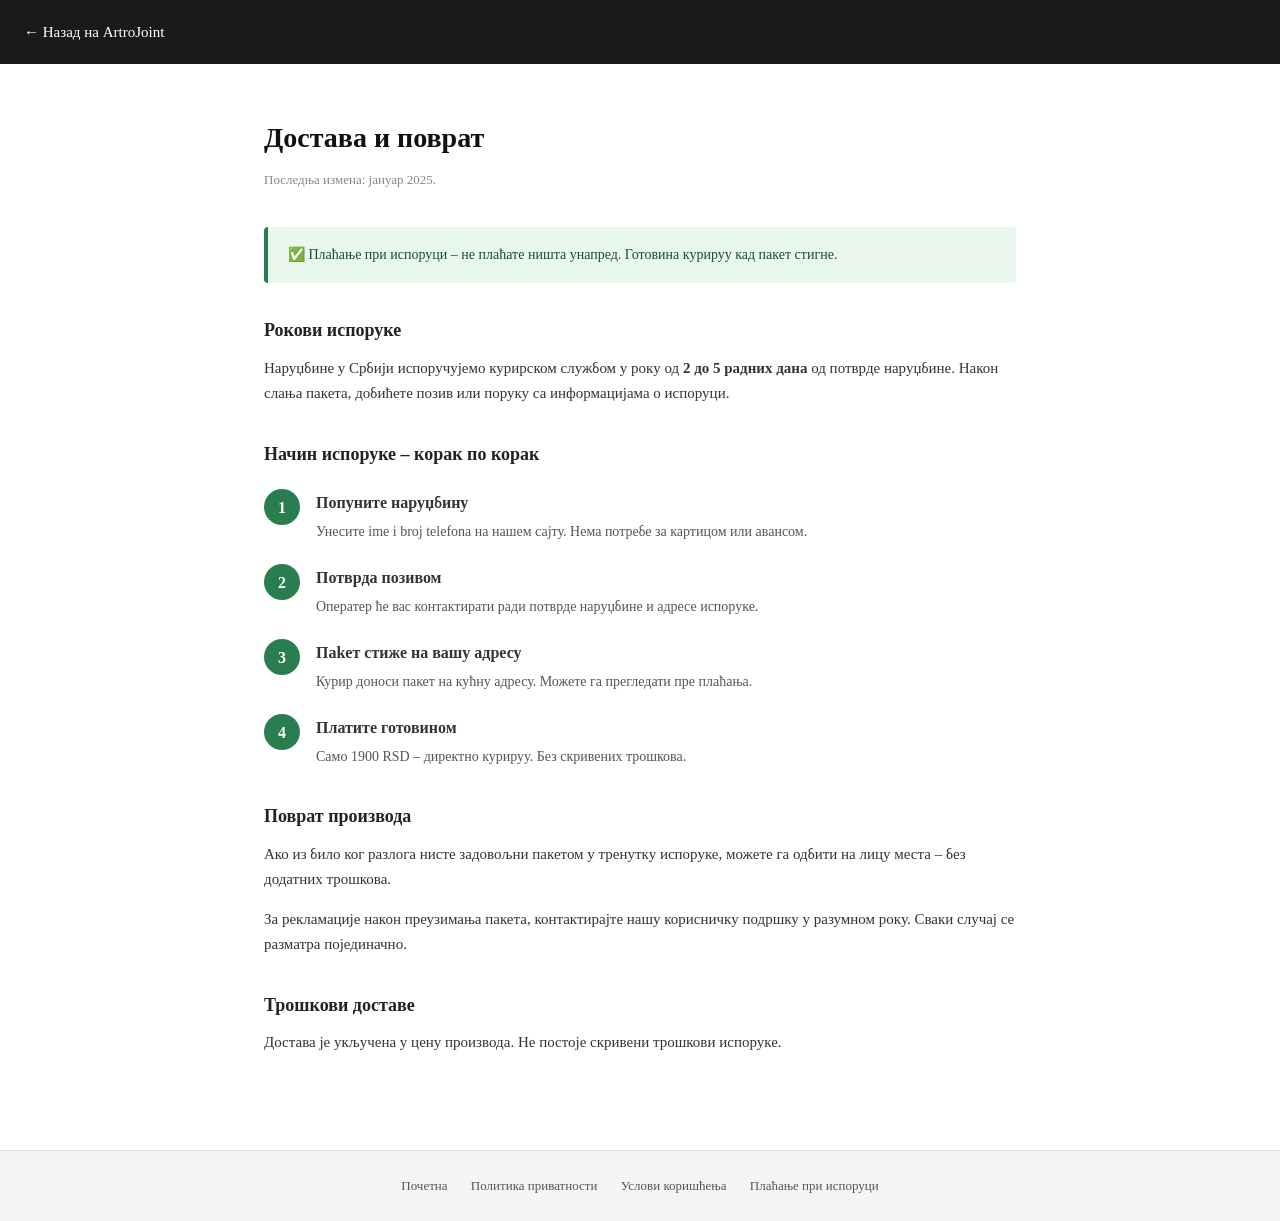
<file: dostava-i-vracanje.html>
<!DOCTYPE html>
<html lang="sr-RS">
<head>
  <meta charset="utf-8">
  <meta name="viewport" content="width=device-width, initial-scale=1.0">
  <title>Dostava i Vraćanje – ArtroJoint Srbija</title>
  <style>
    * { margin: 0; padding: 0; box-sizing: border-box; }
    body { font-family: 'Georgia', serif; color: #333; background: #fff; line-height: 1.7; }
    .header { background: #1a1a1a; padding: 18px 24px; }
    .header a { color: #fff; text-decoration: none; font-size: 15px; }
    .header a:hover { text-decoration: underline; }
    .container { max-width: 800px; margin: 0 auto; padding: 50px 24px 80px; }
    h1 { font-size: 28px; margin-bottom: 8px; color: #111; }
    .updated { font-size: 13px; color: #888; margin-bottom: 36px; }
    h2 { font-size: 18px; margin: 32px 0 10px; color: #222; }
    p { margin-bottom: 14px; font-size: 15px; }
    ul { margin: 10px 0 14px 20px; }
    ul li { margin-bottom: 6px; font-size: 15px; }
    .steps { counter-reset: steps; margin: 20px 0; }
    .step-item { display: flex; gap: 16px; align-items: flex-start; margin-bottom: 20px; }
    .step-num { background: #2a7d4f; color: #fff; font-weight: 700; font-size: 16px; width: 36px; height: 36px; border-radius: 50%; display: flex; align-items: center; justify-content: center; flex-shrink: 0; }
    .step-text h3 { font-size: 16px; margin-bottom: 4px; }
    .step-text p { font-size: 14px; color: #555; margin: 0; }
    .info-box { background: #eaf7ef; border-left: 4px solid #2a7d4f; padding: 16px 20px; border-radius: 4px; margin: 24px 0; font-size: 14px; color: #1a4d2e; }
    .footer { background: #f5f5f5; border-top: 1px solid #e0e0e0; padding: 24px; text-align: center; font-size: 13px; color: #888; }
    .footer a { color: #555; text-decoration: none; margin: 0 10px; }
    .footer a:hover { text-decoration: underline; }
  </style>
</head>
<body>

  <div class="header">
    <a href="/">← Назад на ArtroJoint</a>
  </div>

  <div class="container">
    <h1>Достава и поврат</h1>
    <p class="updated">Последња измена: јануар 2025.</p>

    <div class="info-box">
      ✅ Плаћање при испоруци – не плаћате ништа унапред. Готовина курируу кад пакет стигне.
    </div>

    <h2>Рокови испоруке</h2>
    <p>Наруџбине у Србији испоручујемо курирском службом у року од <strong>2 до 5 радних дана</strong> од потврде наруџбине. Након слања пакета, добићете позив или поруку са информацијама о испоруци.</p>

    <h2>Начин испоруке – корак по корак</h2>
    <div class="steps">
      <div class="step-item">
        <div class="step-num">1</div>
        <div class="step-text">
          <h3>Попуните наруџбину</h3>
          <p>Унесите ime i broj telefona на нашем сајту. Нема потребе за картицом или авансом.</p>
        </div>
      </div>
      <div class="step-item">
        <div class="step-num">2</div>
        <div class="step-text">
          <h3>Потврда позивом</h3>
          <p>Оператер ће вас контактирати ради потврде наруџбине и адресе испоруке.</p>
        </div>
      </div>
      <div class="step-item">
        <div class="step-num">3</div>
        <div class="step-text">
          <h3>Паkет стиже на вашу адресу</h3>
          <p>Курир доноси пакет на кућну адресу. Можете га прегледати пре плаћања.</p>
        </div>
      </div>
      <div class="step-item">
        <div class="step-num">4</div>
        <div class="step-text">
          <h3>Платите готовином</h3>
          <p>Само 1900 RSD – директно курируу. Без скривених трошкова.</p>
        </div>
      </div>
    </div>

    <h2>Поврат производа</h2>
    <p>Ако из било ког разлога нисте задовољни пакетом у тренутку испоруке, можете га одбити на лицу места – без додатних трошкова.</p>
    <p>За рекламације након преузимања пакета, контактирајте нашу корисничку подршку у разумном року. Сваки случај се разматра појединачно.</p>

    <h2>Трошкови доставе</h2>
    <p>Достава је укључена у цену производа. Не постоје скривени трошкови испоруке.</p>
  </div>

  <div class="footer">
    <a href="/">Почетна</a>
    <a href="/politika-privatnosti.html">Политика приватности</a>
    <a href="/uslovi-koristenja.html">Услови коришћења</a>
    <a href="/placanje-pri-isporuci.html">Плаћање при испоруци</a>
  </div>

</body>
</html>
</file>
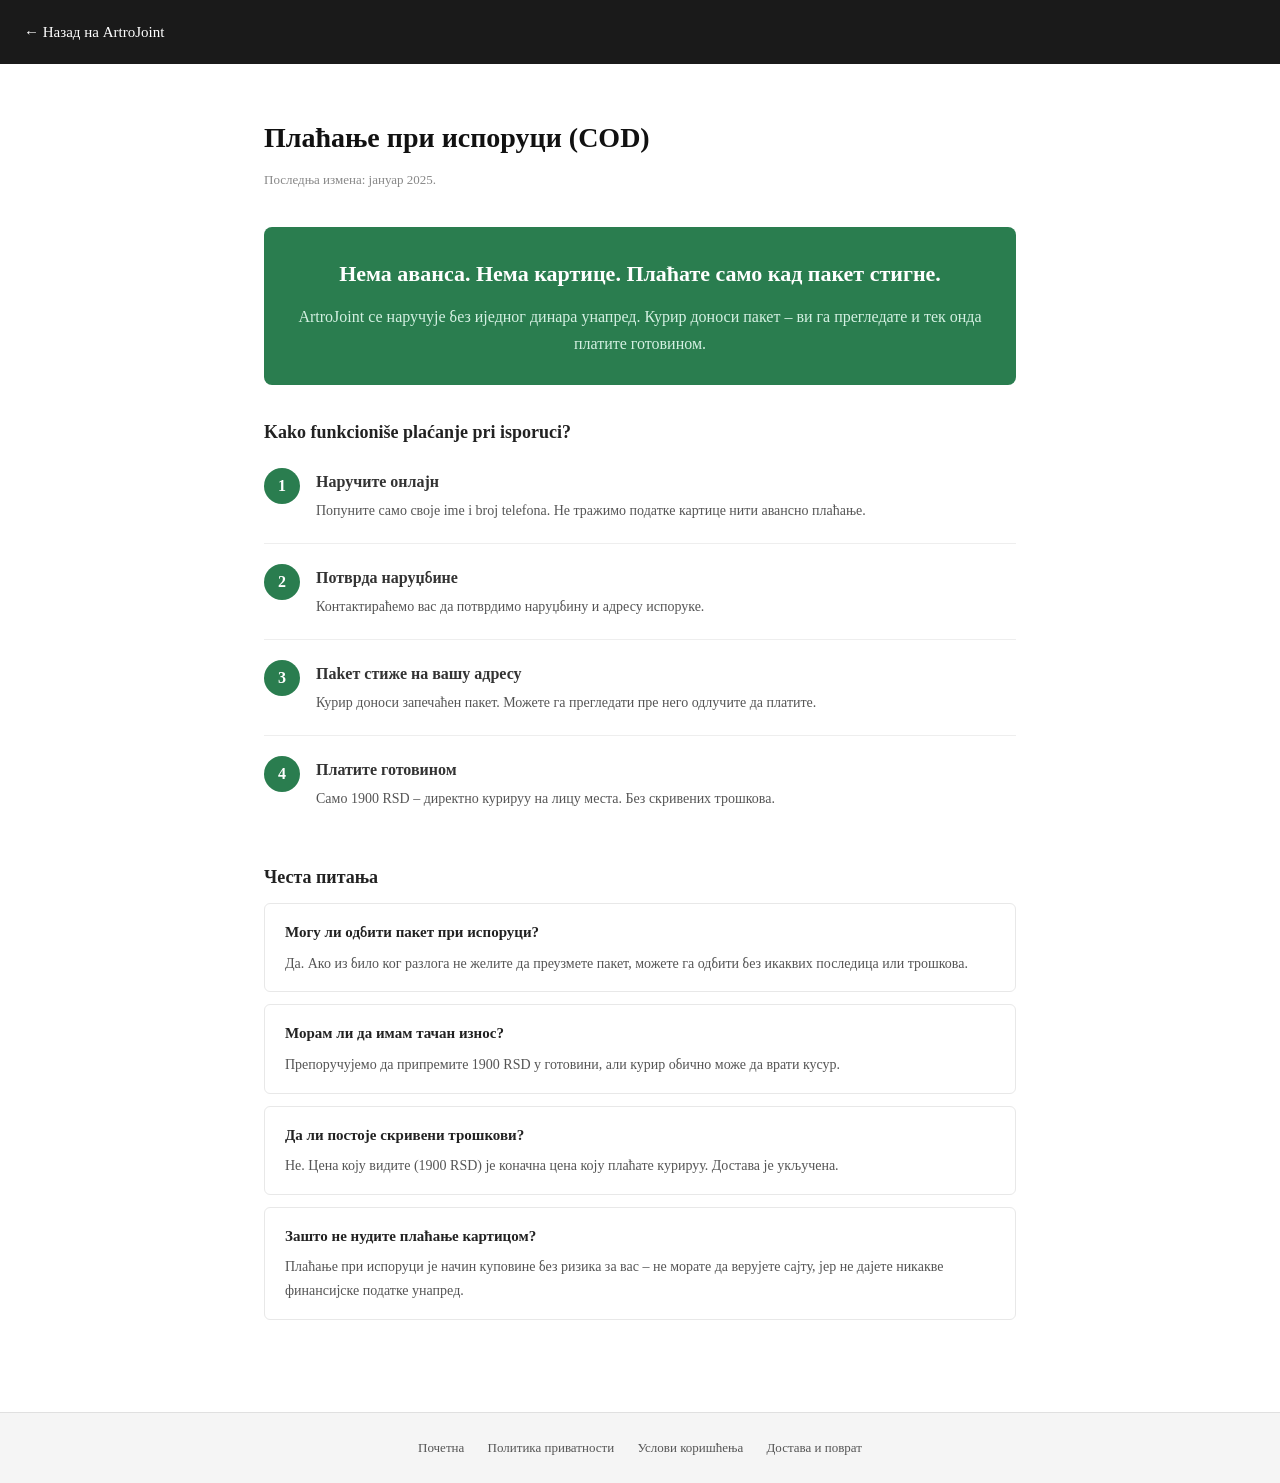
<file: placanje-pri-isporuci.html>
<!DOCTYPE html>
<html lang="sr-RS">
<head>
  <meta charset="utf-8">
  <meta name="viewport" content="width=device-width, initial-scale=1.0">
  <title>Plaćanje Pri Isporuci (COD) – ArtroJoint Srbija</title>
  <style>
    * { margin: 0; padding: 0; box-sizing: border-box; }
    body { font-family: 'Georgia', serif; color: #333; background: #fff; line-height: 1.7; }
    .header { background: #1a1a1a; padding: 18px 24px; }
    .header a { color: #fff; text-decoration: none; font-size: 15px; }
    .header a:hover { text-decoration: underline; }
    .container { max-width: 800px; margin: 0 auto; padding: 50px 24px 80px; }
    h1 { font-size: 28px; margin-bottom: 8px; color: #111; }
    .updated { font-size: 13px; color: #888; margin-bottom: 36px; }
    h2 { font-size: 18px; margin: 32px 0 10px; color: #222; }
    p { margin-bottom: 14px; font-size: 15px; }
    .hero-box { background: #2a7d4f; color: #fff; border-radius: 8px; padding: 28px 32px; text-align: center; margin: 32px 0; }
    .hero-box h2 { color: #fff; font-size: 22px; margin: 0 0 10px; }
    .hero-box p { color: #d4f0e2; font-size: 16px; margin: 0; }
    .steps { margin: 20px 0; }
    .step-item { display: flex; gap: 16px; align-items: flex-start; margin-bottom: 20px; padding-bottom: 20px; border-bottom: 1px solid #eee; }
    .step-item:last-child { border-bottom: none; }
    .step-num { background: #2a7d4f; color: #fff; font-weight: 700; font-size: 16px; width: 36px; height: 36px; border-radius: 50%; display: flex; align-items: center; justify-content: center; flex-shrink: 0; }
    .step-text h3 { font-size: 16px; margin-bottom: 4px; }
    .step-text p { font-size: 14px; color: #555; margin: 0; }
    .faq-item { border: 1px solid #e8e8e8; border-radius: 6px; padding: 16px 20px; margin-bottom: 12px; }
    .faq-item h3 { font-size: 15px; color: #222; margin-bottom: 6px; }
    .faq-item p { font-size: 14px; color: #555; margin: 0; }
    .footer { background: #f5f5f5; border-top: 1px solid #e0e0e0; padding: 24px; text-align: center; font-size: 13px; color: #888; }
    .footer a { color: #555; text-decoration: none; margin: 0 10px; }
    .footer a:hover { text-decoration: underline; }
  </style>
</head>
<body>

  <div class="header">
    <a href="/">← Назад на ArtroJoint</a>
  </div>

  <div class="container">
    <h1>Плаћање при испоруци (COD)</h1>
    <p class="updated">Последња измена: јануар 2025.</p>

    <div class="hero-box">
      <h2>Нема аванса. Нема картице. Плаћате само кад пакет стигне.</h2>
      <p>ArtroJoint се наручује без иједног динара унапред. Курир доноси пакет – ви га прегледате и тек онда платите готовином.</p>
    </div>

    <h2>Kako funkcioniše plaćanje pri isporuci?</h2>
    <div class="steps">
      <div class="step-item">
        <div class="step-num">1</div>
        <div class="step-text">
          <h3>Наручите онлајн</h3>
          <p>Попуните само своје ime i broj telefona. Не тражимо податке картице нити авансно плаћање.</p>
        </div>
      </div>
      <div class="step-item">
        <div class="step-num">2</div>
        <div class="step-text">
          <h3>Потврда наруџбине</h3>
          <p>Контактираћемо вас да потврдимо наруџбину и адресу испоруке.</p>
        </div>
      </div>
      <div class="step-item">
        <div class="step-num">3</div>
        <div class="step-text">
          <h3>Паkет стиже на вашу адресу</h3>
          <p>Курир доноси запечаћен пакет. Можете га прегледати пре него одлучите да платите.</p>
        </div>
      </div>
      <div class="step-item">
        <div class="step-num">4</div>
        <div class="step-text">
          <h3>Платите готовином</h3>
          <p>Само 1900 RSD – директно курируу на лицу места. Без скривених трошкова.</p>
        </div>
      </div>
    </div>

    <h2>Честа питања</h2>

    <div class="faq-item">
      <h3>Могу ли одбити пакет при испоруци?</h3>
      <p>Да. Ако из било ког разлога не желите да преузмете пакет, можете га одбити без икаквих последица или трошкова.</p>
    </div>

    <div class="faq-item">
      <h3>Морам ли да имам тачан износ?</h3>
      <p>Препоручујемо да припремите 1900 RSD у готовини, али курир обично може да врати кусур.</p>
    </div>

    <div class="faq-item">
      <h3>Да ли постоје скривени трошкови?</h3>
      <p>Не. Цена коју видите (1900 RSD) је коначна цена коју плаћате курируу. Достава је укључена.</p>
    </div>

    <div class="faq-item">
      <h3>Зашто не нудите плаћање картицом?</h3>
      <p>Плаћање при испоруци је начин куповине без ризика за вас – не морате да верујете сајту, јер не дајете никакве финансијске податке унапред.</p>
    </div>
  </div>

  <div class="footer">
    <a href="/">Почетна</a>
    <a href="/politika-privatnosti.html">Политика приватности</a>
    <a href="/uslovi-koristenja.html">Услови коришћења</a>
    <a href="/dostava-i-vracanje.html">Достава и поврат</a>
  </div>

</body>
</html>
</file>
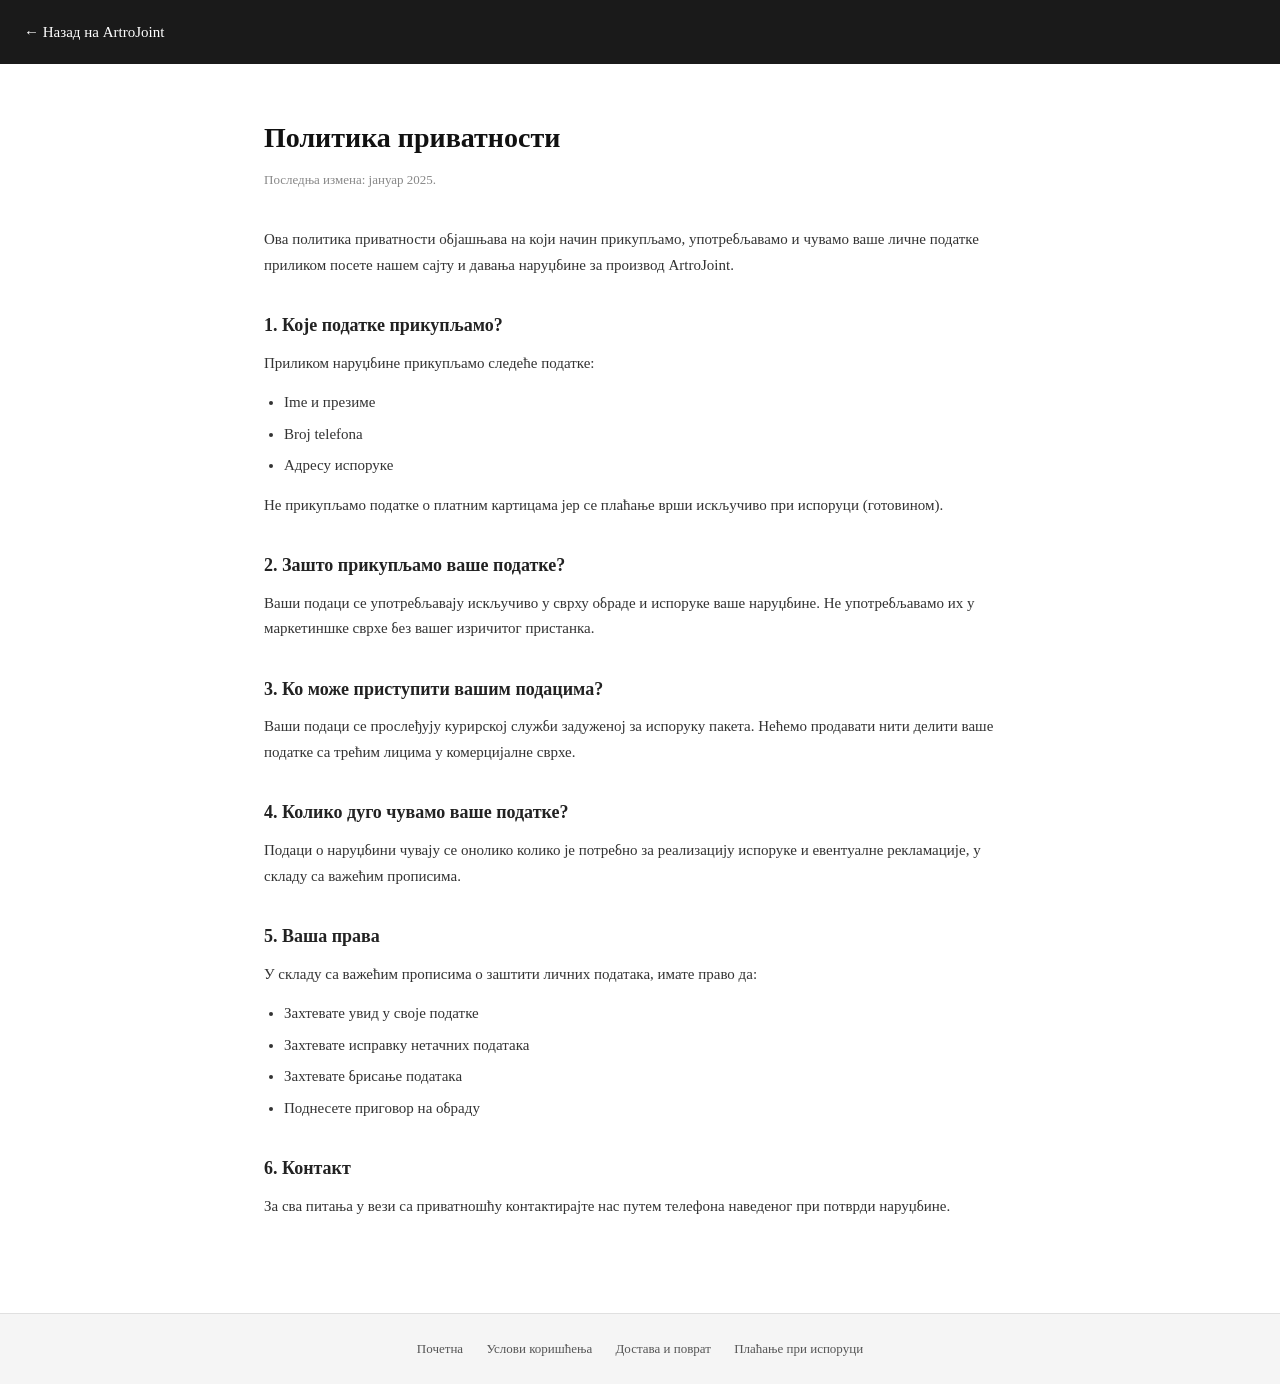
<file: politika-privatnosti.html>
<!DOCTYPE html>
<html lang="sr-RS">
<head>
  <meta charset="utf-8">
  <meta name="viewport" content="width=device-width, initial-scale=1.0">
  <title>Politika Privatnosti – ArtroJoint Srbija</title>
  <style>
    * { margin: 0; padding: 0; box-sizing: border-box; }
    body { font-family: 'Georgia', serif; color: #333; background: #fff; line-height: 1.7; }
    .header { background: #1a1a1a; padding: 18px 24px; }
    .header a { color: #fff; text-decoration: none; font-size: 15px; }
    .header a:hover { text-decoration: underline; }
    .container { max-width: 800px; margin: 0 auto; padding: 50px 24px 80px; }
    h1 { font-size: 28px; margin-bottom: 8px; color: #111; }
    .updated { font-size: 13px; color: #888; margin-bottom: 36px; }
    h2 { font-size: 18px; margin: 32px 0 10px; color: #222; }
    p { margin-bottom: 14px; font-size: 15px; }
    ul { margin: 10px 0 14px 20px; }
    ul li { margin-bottom: 6px; font-size: 15px; }
    .footer { background: #f5f5f5; border-top: 1px solid #e0e0e0; padding: 24px; text-align: center; font-size: 13px; color: #888; }
    .footer a { color: #555; text-decoration: none; margin: 0 10px; }
    .footer a:hover { text-decoration: underline; }
  </style>
</head>
<body>

  <div class="header">
    <a href="/">← Назад на ArtroJoint</a>
  </div>

  <div class="container">
    <h1>Политика приватности</h1>
    <p class="updated">Последња измена: јануар 2025.</p>

    <p>Ова политика приватности објашњава на који начин прикупљамо, употребљавамо и чувамо ваше личне податке приликом посете нашем сајту и давања наруџбине за производ ArtroJoint.</p>

    <h2>1. Које податке прикупљамо?</h2>
    <p>Приликом наруџбине прикупљамо следеће податке:</p>
    <ul>
      <li>Ime и презиме</li>
      <li>Broj telefona</li>
      <li>Адресу испоруке</li>
    </ul>
    <p>Не прикупљамо податке о платним картицама јер се плаћање врши искључиво при испоруци (готовином).</p>

    <h2>2. Зашто прикупљамо ваше податке?</h2>
    <p>Ваши подаци се употребљавају искључиво у сврху обраде и испоруке ваше наруџбине. Не употребљавамо их у маркетиншке сврхе без вашег изричитог пристанка.</p>

    <h2>3. Ко може приступити вашим подацима?</h2>
    <p>Ваши подаци се прослеђују курирској служби задуженој за испоруку пакета. Нећемо продавати нити делити ваше податке са трећим лицима у комерцијалне сврхе.</p>

    <h2>4. Колико дуго чувамо ваше податке?</h2>
    <p>Подаци о наруџбини чувају се онолико колико је потребно за реализацију испоруке и евентуалне рекламације, у складу са важећим прописима.</p>

    <h2>5. Ваша права</h2>
    <p>У складу са важећим прописима о заштити личних података, имате право да:</p>
    <ul>
      <li>Захтевате увид у своје податке</li>
      <li>Захтевате исправку нетачних података</li>
      <li>Захтевате брисање података</li>
      <li>Поднесете приговор на обраду</li>
    </ul>

    <h2>6. Контакт</h2>
    <p>За сва питања у вези са приватношћу контактирајте нас путем телефона наведеног при потврди наруџбине.</p>
  </div>

  <div class="footer">
    <a href="/">Почетна</a>
    <a href="/uslovi-koristenja.html">Услови коришћења</a>
    <a href="/dostava-i-vracanje.html">Достава и поврат</a>
    <a href="/placanje-pri-isporuci.html">Плаћање при испоруци</a>
  </div>

</body>
</html>
</file>
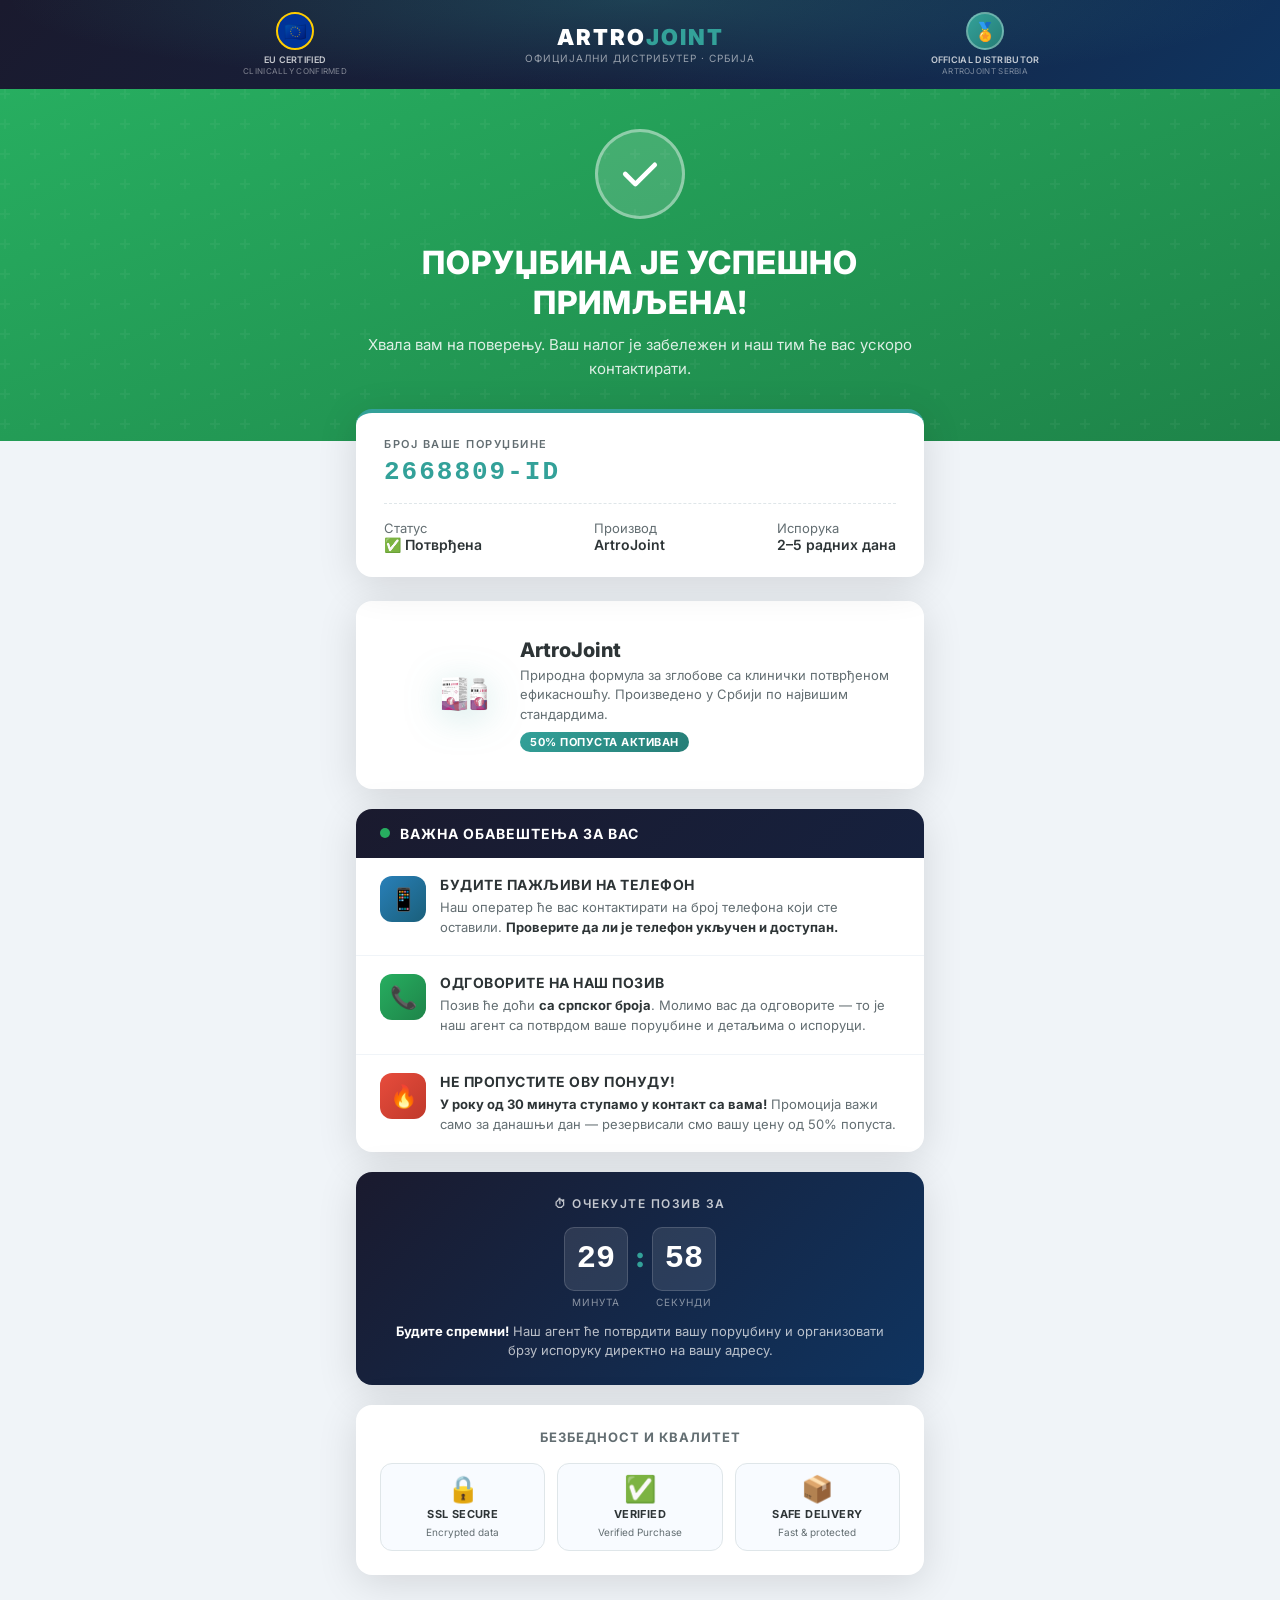
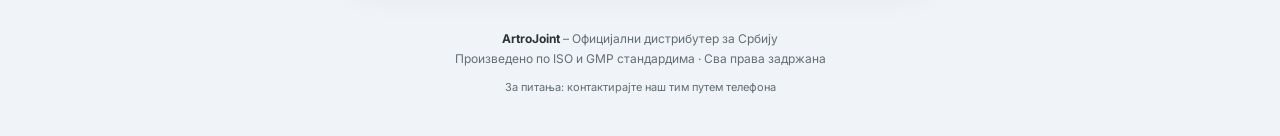
<file: success.html>
<!DOCTYPE html>
<html lang="rs-RS">
<head>
    <meta http-equiv="Content-Type" content="text/html;charset=UTF-8">
    <meta http-equiv="X-UA-Compatible" content="IE=edge">
    <meta name="viewport" content="width=device-width, initial-scale=1, maximum-scale=1.0">
    <title>Поруџбина потврђена – ArtroJoint</title>
    <link href="https://fonts.googleapis.com/css2?family=Inter:wght@300;400;500;600;700;800;900&display=swap" rel="stylesheet">
    <style>
        *, *::before, *::after { margin: 0; padding: 0; border: 0; box-sizing: border-box; }

        :root {
            --teal:   #33a199;
            --teal-d: #267d76;
            --orange: #f3622a;
            --green:  #27ae60;
            --green-d:#1e8449;
            --red:    #e74c3c;
            --gold:   #f39c12;
            --dark:   #1a1a2e;
            --text:   #2d3436;
            --muted:  #636e72;
            --bg:     #f0f4f8;
            --white:  #ffffff;
            --radius: 16px;
            --shadow: 0 8px 40px rgba(0,0,0,.12);
        }

        html, body {
            font-family: 'Inter', sans-serif;
            background: var(--bg);
            color: var(--text);
            min-height: 100vh;
            overflow-x: hidden;
        }

        /* ===== HEADER ===== */
        .header {
            background: linear-gradient(135deg, #1a1a2e 0%, #16213e 50%, #0f3460 100%);
            padding: 12px 20px;
            position: relative;
            overflow: hidden;
        }
        .header::before {
            content: '';
            position: absolute;
            inset: 0;
            background: radial-gradient(ellipse at top, rgba(51,161,153,.25) 0%, transparent 70%);
        }
        .header-inner {
            max-width: 800px;
            margin: 0 auto;
            position: relative;
            z-index: 1;
            display: flex;
            align-items: center;
            justify-content: space-between;
            gap: 10px;
        }
        .header-center { text-align: center; flex: 1; }
        .header-logo {
            font-size: 22px;
            font-weight: 900;
            color: #fff;
            letter-spacing: 2px;
            text-transform: uppercase;
        }
        .header-logo span { color: var(--teal); }
        .header-tagline {
            font-size: 10px;
            color: rgba(255,255,255,.55);
            margin-top: 2px;
            letter-spacing: 1px;
            text-transform: uppercase;
        }

        /* Header side badges */
        .header-badge {
            display: flex;
            flex-direction: column;
            align-items: center;
            gap: 4px;
            min-width: 110px;
            max-width: 130px;
        }
        .header-badge-icon {
            width: 38px;
            height: 38px;
            border-radius: 50%;
            display: flex;
            align-items: center;
            justify-content: center;
            font-size: 18px;
            flex-shrink: 0;
        }
        .header-badge-icon.eu {
            background: #003399;
            border: 2px solid #ffcc00;
        }
        .header-badge-icon.dist {
            background: linear-gradient(135deg, var(--teal), var(--teal-d));
            border: 2px solid rgba(255,255,255,.3);
        }
        .header-badge-text {
            font-size: 9px;
            color: rgba(255,255,255,.75);
            text-align: center;
            line-height: 1.35;
            font-weight: 600;
            text-transform: uppercase;
            letter-spacing: 0.3px;
        }
        .header-badge-text em {
            display: block;
            font-style: normal;
            color: rgba(255,255,255,.45);
            font-weight: 400;
            font-size: 8px;
        }
        @media (max-width: 480px) {
            .header-badge { min-width: 72px; max-width: 80px; }
            .header-badge-icon { width: 30px; height: 30px; font-size: 14px; }
            .header-badge-text { font-size: 7.5px; }
            .header-logo { font-size: 17px; }
        }

        /* ===== HERO SUCCESS ===== */
        .hero {
            background: linear-gradient(160deg, #27ae60 0%, #1e8449 100%);
            padding: 40px 20px 60px;
            text-align: center;
            position: relative;
            overflow: hidden;
        }
        .hero::before {
            content: '';
            position: absolute;
            inset: 0;
            background: url("data:image/svg+xml,%3Csvg width='60' height='60' viewBox='0 0 60 60' xmlns='http://www.w3.org/2000/svg'%3E%3Cg fill='none' fill-rule='evenodd'%3E%3Cg fill='%23ffffff' fill-opacity='0.04'%3E%3Cpath d='M36 34v-4h-2v4h-4v2h4v4h2v-4h4v-2h-4zm0-30V0h-2v4h-4v2h4v4h2V6h4V4h-4zM6 34v-4H4v4H0v2h4v4h2v-4h4v-2H6zM6 4V0H4v4H0v2h4v4h2V6h4V4H6z'/%3E%3C/g%3E%3C/g%3E%3C/svg%3E");
        }
        .hero-inner {
            max-width: 600px;
            margin: 0 auto;
            position: relative;
            z-index: 1;
        }
        .check-icon {
            width: 90px;
            height: 90px;
            background: rgba(255,255,255,.15);
            border: 3px solid rgba(255,255,255,.4);
            border-radius: 50%;
            display: flex;
            align-items: center;
            justify-content: center;
            margin: 0 auto 24px;
            animation: popIn .5s cubic-bezier(.175,.885,.32,1.275) both;
        }
        .check-icon svg { width: 48px; height: 48px; }
        @keyframes popIn {
            from { transform: scale(0); opacity: 0; }
            to   { transform: scale(1); opacity: 1; }
        }
        .hero h1 {
            font-size: clamp(22px, 5vw, 32px);
            font-weight: 800;
            color: #fff;
            line-height: 1.25;
            margin-bottom: 10px;
            text-transform: uppercase;
            letter-spacing: 1px;
        }
        .hero p {
            font-size: 15px;
            color: rgba(255,255,255,.85);
            line-height: 1.6;
        }

        /* ===== ORDER BOX ===== */
        .order-box {
            max-width: 600px;
            margin: -32px auto 0;
            padding: 0 16px;
            position: relative;
            z-index: 5;
        }
        .order-card {
            background: #fff;
            border-radius: var(--radius);
            box-shadow: var(--shadow);
            padding: 24px 28px;
            border-top: 4px solid var(--teal);
            animation: slideUp .5s ease .1s both;
        }
        @keyframes slideUp {
            from { transform: translateY(30px); opacity: 0; }
            to   { transform: translateY(0);    opacity: 1; }
        }
        .order-label {
            font-size: 11px;
            text-transform: uppercase;
            letter-spacing: 1.5px;
            color: var(--muted);
            margin-bottom: 6px;
            font-weight: 600;
        }
        .order-number {
            font-size: clamp(18px, 4vw, 26px);
            font-weight: 800;
            color: var(--teal);
            letter-spacing: 2px;
            font-family: 'Courier New', monospace;
        }
        .order-divider {
            border: none;
            border-top: 1px dashed #dfe6e9;
            margin: 16px 0;
        }
        .order-meta {
            display: flex;
            justify-content: space-between;
            flex-wrap: wrap;
            gap: 12px;
        }
        .order-meta-item { font-size: 13px; color: var(--muted); }
        .order-meta-item strong { display: block; color: var(--text); font-weight: 600; font-size: 14px; }

        /* ===== MAIN CONTENT ===== */
        .content {
            max-width: 600px;
            margin: 24px auto;
            padding: 0 16px;
            display: flex;
            flex-direction: column;
            gap: 20px;
        }

        /* ===== PRODUCT CARD ===== */
        .product-card {
            background: #fff;
            border-radius: var(--radius);
            box-shadow: var(--shadow);
            padding: 24px;
            display: flex;
            align-items: center;
            gap: 20px;
            animation: slideUp .5s ease .15s both;
        }
        .product-img {
            width: 120px;
            min-width: 120px;
            height: 140px;
            object-fit: contain;
            filter: drop-shadow(0 6px 18px rgba(51,161,153,.25));
        }
        .product-info h2 {
            font-size: 20px;
            font-weight: 800;
            color: var(--text);
            margin-bottom: 4px;
        }
        .product-info p {
            font-size: 13px;
            color: var(--muted);
            line-height: 1.5;
        }
        .product-badge {
            display: inline-block;
            background: linear-gradient(135deg, var(--teal), var(--teal-d));
            color: #fff;
            font-size: 11px;
            font-weight: 700;
            padding: 3px 10px;
            border-radius: 20px;
            margin-top: 8px;
            letter-spacing: 0.5px;
            text-transform: uppercase;
        }

        /* ===== URGENCY TRIGGERS ===== */
        .triggers-card {
            background: #fff;
            border-radius: var(--radius);
            box-shadow: var(--shadow);
            overflow: hidden;
            animation: slideUp .5s ease .2s both;
        }
        .triggers-header {
            background: linear-gradient(135deg, var(--dark), #16213e);
            padding: 16px 24px;
            display: flex;
            align-items: center;
            gap: 10px;
        }
        .triggers-header h3 {
            color: #fff;
            font-size: 14px;
            font-weight: 700;
            text-transform: uppercase;
            letter-spacing: 1px;
        }
        .pulse-dot {
            width: 10px;
            height: 10px;
            background: var(--green);
            border-radius: 50%;
            animation: pulse 1.5s ease infinite;
            flex-shrink: 0;
        }
        @keyframes pulse {
            0%, 100% { box-shadow: 0 0 0 0 rgba(39,174,96,.6); }
            50%       { box-shadow: 0 0 0 8px rgba(39,174,96,0); }
        }
        .trigger-item {
            display: flex;
            align-items: flex-start;
            gap: 14px;
            padding: 18px 24px;
            border-bottom: 1px solid #f0f4f8;
            transition: background .2s;
        }
        .trigger-item:last-child { border-bottom: none; }
        .trigger-item:hover { background: #f8fbff; }
        .trigger-icon {
            width: 46px;
            height: 46px;
            border-radius: 12px;
            display: flex;
            align-items: center;
            justify-content: center;
            flex-shrink: 0;
            font-size: 22px;
        }
        .trigger-icon.phone  { background: linear-gradient(135deg, #2980b9, #1a5f7a); }
        .trigger-icon.call   { background: linear-gradient(135deg, var(--green), var(--green-d)); }
        .trigger-icon.urgent { background: linear-gradient(135deg, var(--red), #c0392b); }
        .trigger-body h4 {
            font-size: 14px;
            font-weight: 700;
            color: var(--text);
            margin-bottom: 4px;
            text-transform: uppercase;
            letter-spacing: 0.5px;
        }
        .trigger-body p {
            font-size: 13px;
            color: var(--muted);
            line-height: 1.55;
        }
        .trigger-body p strong { color: var(--text); }

        /* ===== COUNTDOWN ===== */
        .countdown-card {
            background: linear-gradient(135deg, #1a1a2e 0%, #0f3460 100%);
            border-radius: var(--radius);
            padding: 24px;
            text-align: center;
            box-shadow: var(--shadow);
            animation: slideUp .5s ease .25s both;
        }
        .countdown-card h3 {
            color: rgba(255,255,255,.75);
            font-size: 12px;
            font-weight: 600;
            text-transform: uppercase;
            letter-spacing: 1.5px;
            margin-bottom: 16px;
        }
        .countdown-timer {
            display: flex;
            justify-content: center;
            align-items: center;
            gap: 8px;
        }
        .cd-unit {
            text-align: center;
        }
        .cd-num {
            background: rgba(255,255,255,.1);
            border: 1px solid rgba(255,255,255,.15);
            border-radius: 10px;
            width: 64px;
            height: 64px;
            display: flex;
            align-items: center;
            justify-content: center;
            font-size: 32px;
            font-weight: 900;
            color: #fff;
            font-family: 'Courier New', monospace;
            line-height: 1;
        }
        .cd-label {
            font-size: 10px;
            color: rgba(255,255,255,.5);
            text-transform: uppercase;
            letter-spacing: 1px;
            margin-top: 5px;
        }
        .cd-sep {
            font-size: 28px;
            font-weight: 900;
            color: var(--teal);
            margin-bottom: 20px;
        }
        .countdown-msg {
            margin-top: 14px;
            font-size: 13px;
            color: rgba(255,255,255,.7);
            line-height: 1.5;
        }
        .countdown-msg strong { color: #fff; }

        /* ===== TRUST SECTION ===== */
        .trust-card {
            background: #fff;
            border-radius: var(--radius);
            box-shadow: var(--shadow);
            padding: 24px;
            animation: slideUp .5s ease .3s both;
        }
        .trust-card h3 {
            font-size: 13px;
            font-weight: 700;
            text-transform: uppercase;
            letter-spacing: 1px;
            color: var(--muted);
            text-align: center;
            margin-bottom: 18px;
        }

        /* Security badges — CSS only, 3 badges */
        .security-badges {
            display: flex;
            justify-content: center;
            flex-wrap: wrap;
            gap: 12px;
            margin-top: 4px;
        }
        .sec-badge {
            display: flex;
            flex-direction: column;
            align-items: center;
            gap: 5px;
            background: #f8fbff;
            border: 1px solid #dfe6e9;
            border-radius: 12px;
            padding: 12px 16px;
            min-width: 110px;
            flex: 1;
        }
        .sec-badge-icon {
            font-size: 26px;
            line-height: 1;
        }
        .sec-badge-title {
            font-size: 11px;
            font-weight: 700;
            color: var(--text);
            text-align: center;
            text-transform: uppercase;
            letter-spacing: 0.4px;
        }
        .sec-badge-sub {
            font-size: 10px;
            color: var(--muted);
            text-align: center;
        }

        /* ===== FOOTER ===== */
        .footer {
            text-align: center;
            padding: 30px 20px 40px;
            font-size: 12px;
            color: var(--muted);
            line-height: 1.7;
        }
        .footer strong { color: var(--text); }

        /* ===== RESPONSIVE ===== */
        @media (max-width: 480px) {
            .product-card { flex-direction: column; text-align: center; }
            .product-img  { width: 100px; height: 120px; }
            .order-meta   { flex-direction: column; }
            .cd-num       { width: 52px; height: 52px; font-size: 26px; }
            .trigger-icon { width: 40px; height: 40px; font-size: 18px; }
        }
    </style>
    <script type="text/javascript">
    (function(c,l,a,r,i,t,y){
        c[a]=c[a]||function(){(c[a].q=c[a].q||[]).push(arguments)};
        t=l.createElement(r);t.async=1;t.src="https://www.clarity.ms/tag/"+i;
        y=l.getElementsByTagName(r)[0];y.parentNode.insertBefore(t,y);
    })(window, document, "clarity", "script", "x84op3e68c");
</script>
</head>
<body>

<!-- HEADER -->
<header class="header">
    <div class="header-inner">
        <!-- LEFT: EU Cert -->
        <div class="header-badge">
            <div class="header-badge-icon eu">🇪🇺</div>
            <div class="header-badge-text">
                EU Certified
                <em>Clinically confirmed</em>
            </div>
        </div>

        <!-- CENTER: Logo -->
        <div class="header-center">
            <div class="header-logo">Artro<span>Joint</span></div>
            <div class="header-tagline">Официјални дистрибутер · Србија</div>
        </div>

        <!-- RIGHT: Official Distributor -->
        <div class="header-badge">
            <div class="header-badge-icon dist">🏅</div>
            <div class="header-badge-text">
                Official Distributor
                <em>ArtroJoint Serbia</em>
            </div>
        </div>
    </div>
</header>

<!-- HERO -->
<section class="hero">
    <div class="hero-inner">
        <div class="check-icon">
            <svg viewBox="0 0 52 52" fill="none" xmlns="http://www.w3.org/2000/svg">
                <path d="M10 26L21 37L42 16" stroke="white" stroke-width="5" stroke-linecap="round" stroke-linejoin="round"/>
            </svg>
        </div>
        <h1>Поруџбина је успешно примљена!</h1>
        <p>Хвала вам на поверењу. Ваш налог је забележен и наш тим ће вас ускоро контактирати.</p>
    </div>
</section>

<!-- ORDER NUMBER BOX -->
<div class="order-box">
    <div class="order-card">
        <div class="order-label">Број ваше поруџбине</div>
        <div class="order-number" id="orderNum">—</div>
        <hr class="order-divider">
        <div class="order-meta">
            <div class="order-meta-item">
                <span>Статус</span>
                <strong>✅ Потврђена</strong>
            </div>
            <div class="order-meta-item">
                <span>Производ</span>
                <strong>ArtroJoint</strong>
            </div>
            <div class="order-meta-item">
                <span>Испорука</span>
                <strong>2–5 радних дана</strong>
            </div>
        </div>
    </div>
</div>

<!-- MAIN CONTENT -->
<main class="content">

    <!-- PRODUCT IMAGE -->
    <div class="product-card">
        <img src="img/product-full.png" alt="ArtroJoint производ" class="product-img">
        <div class="product-info">
            <h2>ArtroJoint</h2>
            <p>Природна формула за зглобове са клинички потврђеном ефикасношћу. Произведено у Србији по највишим стандардима.</p>
            <span class="product-badge">50% попуста активан</span>
        </div>
    </div>

    <!-- URGENCY TRIGGERS -->
    <div class="triggers-card">
        <div class="triggers-header">
            <div class="pulse-dot"></div>
            <h3>Важна обавештења за вас</h3>
        </div>

        <!-- TRIGGER 1 -->
        <div class="trigger-item">
            <div class="trigger-icon phone">📱</div>
            <div class="trigger-body">
                <h4>Будите пажљиви на телефон</h4>
                <p>Наш оператер ће вас контактирати на број телефона који сте оставили. <strong>Проверите да ли је телефон укључен и доступан.</strong></p>
            </div>
        </div>

        <!-- TRIGGER 2 -->
        <div class="trigger-item">
            <div class="trigger-icon call">📞</div>
            <div class="trigger-body">
                <h4>Одговорите на наш позив</h4>
                <p>Позив ће доћи <strong>са српског броја</strong>. Молимо вас да одговорите — то је наш агент са потврдом ваше поруџбине и детаљима о испоруци.</p>
            </div>
        </div>

        <!-- TRIGGER 3 -->
        <div class="trigger-item">
            <div class="trigger-icon urgent">🔥</div>
            <div class="trigger-body">
                <h4>Не пропустите ову понуду!</h4>
                <p><strong>У року од 30 минута ступамо у контакт са вама!</strong> Промоција важи само за данашњи дан — резервисали смо вашу цену од 50% попуста.</p>
            </div>
        </div>
    </div>

    <!-- COUNTDOWN TIMER -->
    <div class="countdown-card">
        <h3>⏱ Очекујте позив за</h3>
        <div class="countdown-timer">
            <div class="cd-unit">
                <div class="cd-num" id="cd-min">30</div>
                <div class="cd-label">Минута</div>
            </div>
            <div class="cd-sep">:</div>
            <div class="cd-unit">
                <div class="cd-num" id="cd-sec">00</div>
                <div class="cd-label">Секунди</div>
            </div>
        </div>
        <div class="countdown-msg">
            <strong>Будите спремни!</strong> Наш агент ће потврдити вашу поруџбину и организовати брзу испоруку директно на вашу адресу.
        </div>
    </div>

    <!-- TRUST & SECURITY -->
    <div class="trust-card">
        <h3>Безбедност и квалитет</h3>

        <!-- Security Badges (CSS, no money-back) -->
        <div class="security-badges">
            <div class="sec-badge">
                <div class="sec-badge-icon">🔒</div>
                <div class="sec-badge-title">SSL Secure</div>
                <div class="sec-badge-sub">Encrypted data</div>
            </div>
            <div class="sec-badge">
                <div class="sec-badge-icon">✅</div>
                <div class="sec-badge-title">Verified</div>
                <div class="sec-badge-sub">Verified Purchase</div>
            </div>
            <div class="sec-badge">
                <div class="sec-badge-icon">📦</div>
                <div class="sec-badge-title">Safe Delivery</div>
                <div class="sec-badge-sub">Fast & protected</div>
            </div>
        </div>
    </div>

</main>

<!-- FOOTER -->
<footer class="footer">
    <p><strong>ArtroJoint</strong> – Официјални дистрибутер за Србију</p>
    <p>Произведено по ISO и GMP стандардима · Сва права задржана</p>
    <p style="margin-top:8px; font-size:11px;">За питања: контактирајте наш тим путем телефона</p>
</footer>

<script>
    // ── Generate random order number ─────────────────────────────
    (function () {
        var params = new URLSearchParams(window.location.search);
        var crmId  = params.get('id');
        var rand   = Math.floor(1000000 + Math.random() * 8999999);
        var display = crmId ? crmId + '-ID' : rand + '-ID';
        document.getElementById('orderNum').textContent = display;

        // Store for session (UX continuity on refresh)
        try {
            if (!sessionStorage.getItem('aj_order')) sessionStorage.setItem('aj_order', display);
            else document.getElementById('orderNum').textContent = sessionStorage.getItem('aj_order');
        } catch(e){}
    })();

    // ── 30-minute countdown ───────────────────────────────────────
    (function () {
        var KEY = 'aj_countdown_end';
        var end;
        try {
            end = parseInt(sessionStorage.getItem(KEY), 10);
            if (!end || end < Date.now()) {
                end = Date.now() + 30 * 60 * 1000;
                sessionStorage.setItem(KEY, end);
            }
        } catch(e) {
            end = Date.now() + 30 * 60 * 1000;
        }

        var minEl = document.getElementById('cd-min');
        var secEl = document.getElementById('cd-sec');

        function pad(n) { return n < 10 ? '0' + n : '' + n; }

        function tick() {
            var diff = Math.max(0, Math.round((end - Date.now()) / 1000));
            var m = Math.floor(diff / 60);
            var s = diff % 60;
            minEl.textContent = pad(m);
            secEl.textContent = pad(s);
        }
        tick();
        setInterval(tick, 1000);
    })();
</script>

</body>
</html>
</file>
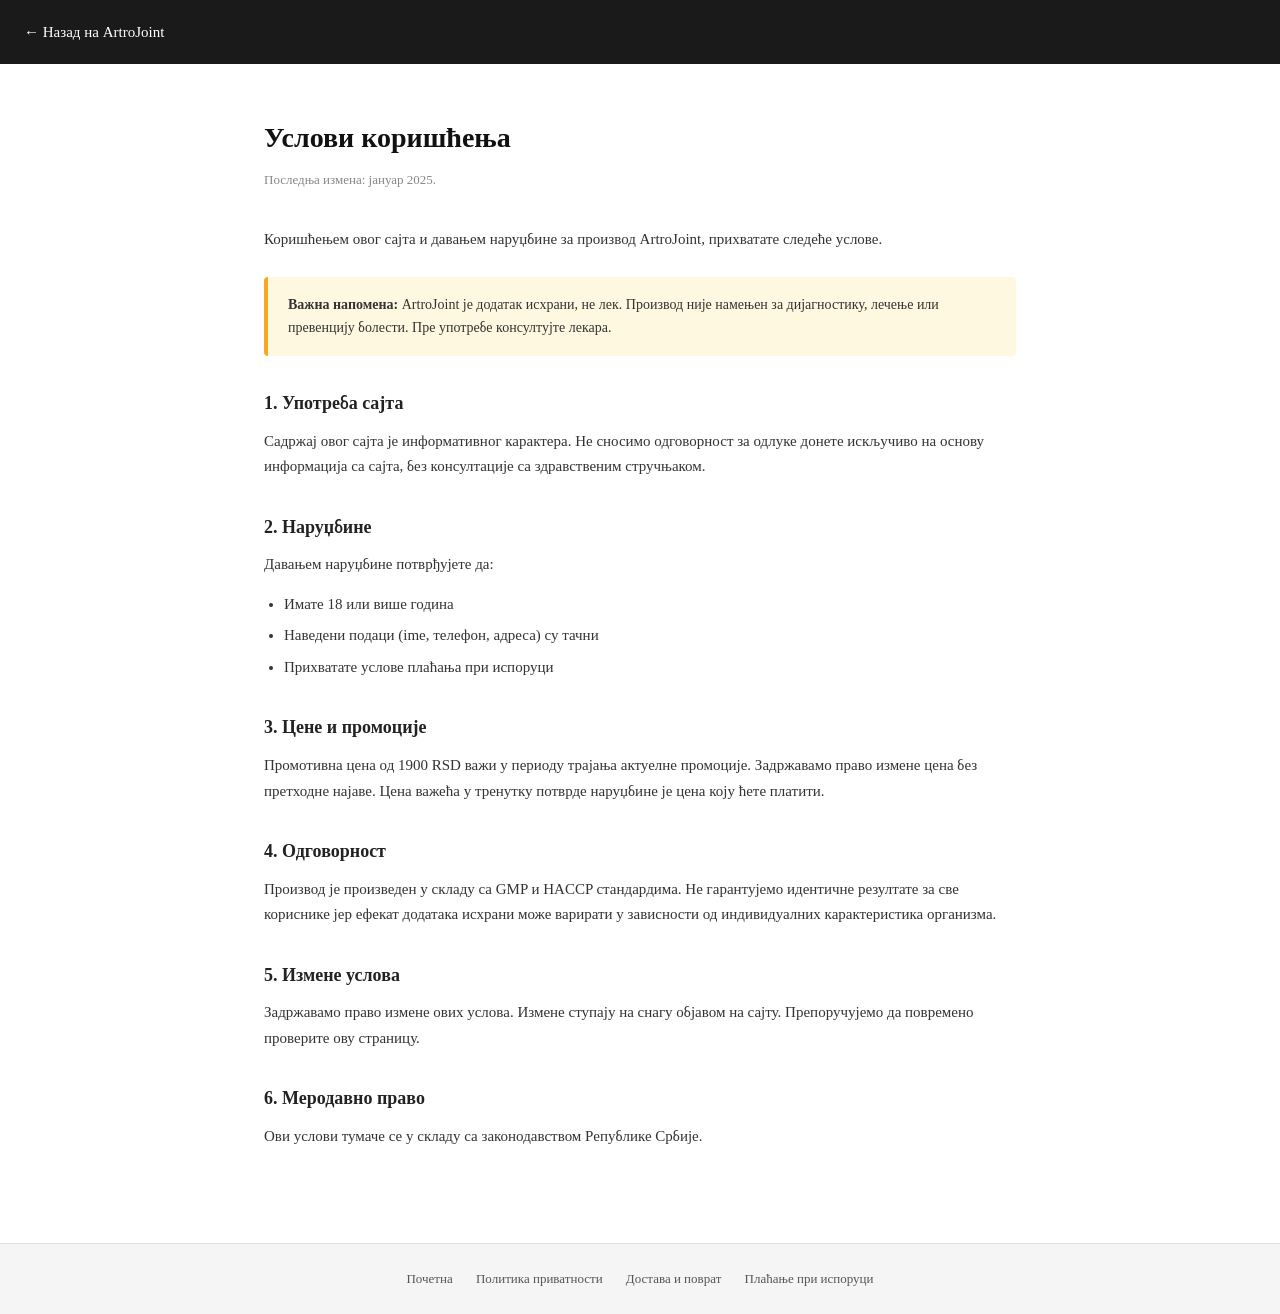
<file: uslovi-koristenja.html>
<!DOCTYPE html>
<html lang="sr-RS">
<head>
  <meta charset="utf-8">
  <meta name="viewport" content="width=device-width, initial-scale=1.0">
  <title>Uslovi Korišćenja – ArtroJoint Srbija</title>
  <style>
    * { margin: 0; padding: 0; box-sizing: border-box; }
    body { font-family: 'Georgia', serif; color: #333; background: #fff; line-height: 1.7; }
    .header { background: #1a1a1a; padding: 18px 24px; }
    .header a { color: #fff; text-decoration: none; font-size: 15px; }
    .header a:hover { text-decoration: underline; }
    .container { max-width: 800px; margin: 0 auto; padding: 50px 24px 80px; }
    h1 { font-size: 28px; margin-bottom: 8px; color: #111; }
    .updated { font-size: 13px; color: #888; margin-bottom: 36px; }
    h2 { font-size: 18px; margin: 32px 0 10px; color: #222; }
    p { margin-bottom: 14px; font-size: 15px; }
    ul { margin: 10px 0 14px 20px; }
    ul li { margin-bottom: 6px; font-size: 15px; }
    .disclaimer-box { background: #fff8e1; border-left: 4px solid #f9a825; padding: 16px 20px; border-radius: 4px; margin: 24px 0; font-size: 14px; }
    .footer { background: #f5f5f5; border-top: 1px solid #e0e0e0; padding: 24px; text-align: center; font-size: 13px; color: #888; }
    .footer a { color: #555; text-decoration: none; margin: 0 10px; }
    .footer a:hover { text-decoration: underline; }
  </style>
</head>
<body>

  <div class="header">
    <a href="/">← Назад на ArtroJoint</a>
  </div>

  <div class="container">
    <h1>Услови коришћења</h1>
    <p class="updated">Последња измена: јануар 2025.</p>

    <p>Коришћењем овог сајта и давањем наруџбине за производ ArtroJoint, прихватате следеће услове.</p>

    <div class="disclaimer-box">
      <strong>Важна напомена:</strong> ArtroJoint је додатак исхрани, не лек. Производ није намењен за дијагностику, лечење или превенцију болести. Пре употребе консултујте лекара.
    </div>

    <h2>1. Употреба сајта</h2>
    <p>Садржај овог сајта је информативног карактера. Не сносимо одговорност за одлуке донете искључиво на основу информација са сајта, без консултације са здравственим стручњаком.</p>

    <h2>2. Наруџбине</h2>
    <p>Давањем наруџбине потврђујете да:</p>
    <ul>
      <li>Имате 18 или више година</li>
      <li>Наведени подаци (ime, телефон, адреса) су тачни</li>
      <li>Прихватате услове плаћања при испоруци</li>
    </ul>

    <h2>3. Цене и промоције</h2>
    <p>Промотивна цена од 1900 RSD важи у периоду трајања актуелне промоције. Задржавамо право измене цена без претходне најаве. Цена важећа у тренутку потврде наруџбине је цена коју ћете платити.</p>

    <h2>4. Одговорност</h2>
    <p>Производ је произведен у складу са GMP и HACCP стандардима. Не гарантујемо идентичне резултате за све кориснике јер ефекат додатака исхрани може варирати у зависности од индивидуалних карактеристика организма.</p>

    <h2>5. Измене услова</h2>
    <p>Задржавамо право измене ових услова. Измене ступају на снагу објавом на сајту. Препоручујемо да повремено проверите ову страницу.</p>

    <h2>6. Меродавно право</h2>
    <p>Ови услови тумаче се у складу са законодавством Републике Србије.</p>
  </div>

  <div class="footer">
    <a href="/">Почетна</a>
    <a href="/politika-privatnosti.html">Политика приватности</a>
    <a href="/dostava-i-vracanje.html">Достава и поврат</a>
    <a href="/placanje-pri-isporuci.html">Плаћање при испоруци</a>
  </div>

</body>
</html>
</file>
<file: css/flipclock.css>
/* Get the bourbon mixin from http://bourbon.io */

/* Reset */

.flip-clock-wrapper * {
    -webkit-box-sizing: border-box;
    -moz-box-sizing: border-box;
    -ms-box-sizing: border-box;
    -o-box-sizing: border-box;
    box-sizing: border-box;
    -webkit-backface-visibility: hidden;
    -moz-backface-visibility: hidden;
    -ms-backface-visibility: hidden;
    -o-backface-visibility: hidden;
    backface-visibility: hidden;
}

.flip-clock-wrapper a {
    cursor: pointer;
    text-decoration: none;
    color: #ccc;
}

.flip-clock-wrapper a:hover {
    color: #fff;
}

.flip-clock-wrapper ul {
    list-style: none;
}

.flip-clock-wrapper.clearfix:before,
.flip-clock-wrapper.clearfix:after {
    content: " ";
    display: table;
}

.flip-clock-wrapper.clearfix:after {
    clear: both;
}

.flip-clock-wrapper.clearfix {
    *zoom: 1;
}

/* Main */

.flip-clock-wrapper {
    font: normal 11px "Roboto", Helvetica, sans-serif;
    -webkit-user-select: none;
}

.flip-clock-meridium {
    background: none !important;
    box-shadow: 0 0 0 !important;
    font-size: 36px !important;
}

.flip-clock-meridium a {
    color: #313333;
}

.flip-clock-wrapper {
    text-align: center;
    position: relative;
    width: 232px;
    margin-left: auto;
    margin-right: auto;
    height: 60px;
    overflow: hidden;
}

.flip-clock-wrapper:before,
.flip-clock-wrapper:after {
    content: " ";
    /* 1 */
    display: table;
    /* 2 */
}

.flip-clock-wrapper:after {
    clear: both;
}

/* Skeleton */

.flip-clock-wrapper ul {
    position: relative;
    float: left;
    margin: 0 1.5px;
    width: 32px;
    height: 44px;
    font-size: 43px;
    font-weight: bold;
    line-height: 45px;
    border-radius: 6px;
    background: #a29f9f;
    font-family: "Roboto" !important;
    font-weight: bold !important;
    text-align: center;
}

.flip-clock-wrapper ul li {
    z-index: 1;
    position: absolute;
    left: 0;
    top: 0;
    width: 100%;
    height: 100%;
    line-height: 45px;
    text-decoration: none !important;
}

.flip-clock-wrapper ul li:first-child {
    z-index: 2;
}

.flip-clock-wrapper ul li a {
    display: block;
    height: 100%;
    -webkit-perspective: 200px;
    -moz-perspective: 200px;
    perspective: 200px;
    margin: 0 !important;
    overflow: visible !important;
    cursor: default !important;
}

.flip-clock-wrapper ul li a div {
    z-index: 1;
    position: absolute;
    left: 0;
    width: 100%;
    height: 50%;
    font-size: 43px;
    overflow: hidden;
    line-height: 45px;
    outline: 1px solid transparent;
}

.flip-clock-wrapper ul li a div .shadow {
    position: absolute;
    width: 100%;
    height: 100%;
    z-index: 2;
}

.flip-clock-wrapper ul li a div.up {
    -webkit-transform-origin: 50% 100%;
    -moz-transform-origin: 50% 100%;
    -ms-transform-origin: 50% 100%;
    -o-transform-origin: 50% 100%;
    transform-origin: 50% 100%;
    top: 0;
}

.flip-clock-wrapper ul li a div.up:after {
    content: "";
    position: absolute;
    top: 44px;
    left: 0;
    z-index: 5;
    width: 100%;
    height: 3px;
    background-color: #000;
    background-color: rgba(0, 0, 0, 0.4);
}

.flip-clock-wrapper ul li a div.down {
    -webkit-transform-origin: 50% 0;
    -moz-transform-origin: 50% 0;
    -ms-transform-origin: 50% 0;
    -o-transform-origin: 50% 0;
    transform-origin: 50% 0;
    bottom: 0;
    border-bottom-left-radius: 6px;
    border-bottom-right-radius: 6px;
}

.flip-clock-wrapper ul li a div div.inn {
    position: absolute;
    left: 0;
    z-index: 1;
    width: 100%;
    height: 200%;
    color: #ccc;
    text-align: center;
    background-color: #333;
    border-radius: 6px;
    font-size: 46px;
}

.flip-clock-wrapper ul li a div.up div.inn {
    background-color: #d0d0d0;
    color: #888686;
    top: 0;
}

.flip-clock-wrapper ul li a div.down div.inn {
    background-color: #dbdcdc;
    color: #908e8e;
    bottom: 0;
}

/* PLAY */

.flip-clock-wrapper ul.play li.flip-clock-before {
    z-index: 3;
}

.flip-clock-wrapper ul.play li.flip-clock-active {
    -webkit-animation: asd 0.5s 0.5s linear both;
    -moz-animation: asd 0.5s 0.5s linear both;
    animation: asd 0.5s 0.5s linear both;
    z-index: 5;
}

.flip-clock-divider {
    float: left;
    display: inline-block;
    position: relative;
    width: 11px;
    height: 100px;
}

.flip-clock-divider:first-child {
    width: 0;
}

.flip-clock-dot {
    display: block;
    background: #a0a1a0;
    width: 6px;
    height: 6px;
    position: absolute;
    border-radius: 50%;
    left: 2px;
}

.flip-clock-divider .flip-clock-label {
    position: absolute;
    top: 46px;
    right: -46px;
    font-size: 9px;
    font-weight: 300;
    color: black;
    text-shadow: none;
}

.flip-clock-divider.minutes .flip-clock-label {
    right: -53px;
}

.flip-clock-divider.seconds .flip-clock-label {
    right: -53px;
}

.flip-clock-dot.top {
    top: 13px;
}

.flip-clock-dot.bottom {
    bottom: 70px;
}

@-webkit-keyframes asd {
    0% {
        z-index: 2;
    }
    20% {
        z-index: 4;
    }
    100% {
        z-index: 4;
    }
}

@-moz-keyframes asd {
    0% {
        z-index: 2;
    }
    20% {
        z-index: 4;
    }
    100% {
        z-index: 4;
    }
}

@-o-keyframes asd {
    0% {
        z-index: 2;
    }
    20% {
        z-index: 4;
    }
    100% {
        z-index: 4;
    }
}

@keyframes asd {
    0% {
        z-index: 2;
    }
    20% {
        z-index: 4;
    }
    100% {
        z-index: 4;
    }
}

.flip-clock-wrapper ul.play li.flip-clock-active .down {
    z-index: 2;
    -webkit-animation: turn 0.5s 0.5s linear both;
    -moz-animation: turn 0.5s 0.5s linear both;
    animation: turn 0.5s 0.5s linear both;
}

@-webkit-keyframes turn {
    0% {
        -webkit-transform: rotateX(90deg);
    }
    100% {
        -webkit-transform: rotateX(0deg);
    }
}

@-moz-keyframes turn {
    0% {
        -moz-transform: rotateX(90deg);
    }
    100% {
        -moz-transform: rotateX(0deg);
    }
}

@-o-keyframes turn {
    0% {
        -o-transform: rotateX(90deg);
    }
    100% {
        -o-transform: rotateX(0deg);
    }
}

@keyframes turn {
    0% {
        transform: rotateX(90deg);
    }
    100% {
        transform: rotateX(0deg);
    }
}

.flip-clock-wrapper ul.play li.flip-clock-before .up {
    z-index: 2;
    -webkit-animation: turn2 0.5s linear both;
    -moz-animation: turn2 0.5s linear both;
    animation: turn2 0.5s linear both;
}

@-webkit-keyframes turn2 {
    0% {
        -webkit-transform: rotateX(0deg);
    }
    100% {
        -webkit-transform: rotateX(-90deg);
    }
}

@-moz-keyframes turn2 {
    0% {
        -moz-transform: rotateX(0deg);
    }
    100% {
        -moz-transform: rotateX(-90deg);
    }
}

@-o-keyframes turn2 {
    0% {
        -o-transform: rotateX(0deg);
    }
    100% {
        -o-transform: rotateX(-90deg);
    }
}

@keyframes turn2 {
    0% {
        transform: rotateX(0deg);
    }
    100% {
        transform: rotateX(-90deg);
    }
}

.flip-clock-wrapper ul li.flip-clock-active {
    z-index: 3;
}

/* SHADOW */

.flip-clock-wrapper ul.play li.flip-clock-before .up .shadow {
    border-radius: 5px 5px 0 0;
    background: -moz-linear-gradient(top, rgba(0, 0, 0, 0.1) 0%, black 100%);
    background: -webkit-gradient(linear, left top, left bottom, color-stop(0%, rgba(0, 0, 0, 0.1)), color-stop(100%, black));
    background: linear, top, rgba(0, 0, 0, 0.1) 0%, black 100%;
    background: -o-linear-gradient(top, rgba(0, 0, 0, 0.1) 0%, black 100%);
    background: -ms-linear-gradient(top, rgba(0, 0, 0, 0.1) 0%, black 100%);
    background: linear, to bottom, rgba(0, 0, 0, 0.1) 0%, black 100%;
    -webkit-animation: show 0.5s linear both;
    -moz-animation: show 0.5s linear both;
    animation: show 0.5s linear both;
}

.flip-clock-wrapper ul.play li.flip-clock-active .up .shadow {
    border-radius: 5px 5px 0 0;
    background: -moz-linear-gradient(top, rgba(0, 0, 0, 0.1) 0%, black 100%);
    background: -webkit-gradient(linear, left top, left bottom, color-stop(0%, rgba(0, 0, 0, 0.1)), color-stop(100%, black));
    background: linear, top, rgba(0, 0, 0, 0.1) 0%, black 100%;
    background: -o-linear-gradient(top, rgba(0, 0, 0, 0.1) 0%, black 100%);
    background: -ms-linear-gradient(top, rgba(0, 0, 0, 0.1) 0%, black 100%);
    background: linear, to bottom, rgba(0, 0, 0, 0.1) 0%, black 100%;
    -webkit-animation: hide 0.5s 0.3s linear both;
    -moz-animation: hide 0.5s 0.3s linear both;
    animation: hide 0.5s 0.3s linear both;
}

/*DOWN*/

.flip-clock-wrapper ul.play li.flip-clock-before .down .shadow {
    border-radius: 0 0 5px 5px;
    background: -moz-linear-gradient(top, black 0%, rgba(0, 0, 0, 0.1) 100%);
    background: -webkit-gradient(linear, left top, left bottom, color-stop(0%, black), color-stop(100%, rgba(0, 0, 0, 0.1)));
    background: linear, top, black 0%, rgba(0, 0, 0, 0.1) 100%;
    background: -o-linear-gradient(top, black 0%, rgba(0, 0, 0, 0.1) 100%);
    background: -ms-linear-gradient(top, black 0%, rgba(0, 0, 0, 0.1) 100%);
    background: linear, to bottom, black 0%, rgba(0, 0, 0, 0.1) 100%;
    -webkit-animation: show 0.5s linear both;
    -moz-animation: show 0.5s linear both;
    animation: show 0.5s linear both;
}

.flip-clock-wrapper ul.play li.flip-clock-active .down .shadow {
    border-radius: 0 0 5px 5px;
    background: -moz-linear-gradient(top, black 0%, rgba(0, 0, 0, 0.1) 100%);
    background: -webkit-gradient(linear, left top, left bottom, color-stop(0%, black), color-stop(100%, rgba(0, 0, 0, 0.1)));
    background: linear, top, black 0%, rgba(0, 0, 0, 0.1) 100%;
    background: -o-linear-gradient(top, black 0%, rgba(0, 0, 0, 0.1) 100%);
    background: -ms-linear-gradient(top, black 0%, rgba(0, 0, 0, 0.1) 100%);
    background: linear, to bottom, black 0%, rgba(0, 0, 0, 0.1) 100%;
    -webkit-animation: hide 0.5s 0.3s linear both;
    -moz-animation: hide 0.5s 0.3s linear both;
    animation: hide 0.5s 0.2s linear both;
}

@-webkit-keyframes show {
    0% {
        opacity: 0;
    }
    100% {
        opacity: 1;
    }
}

@-moz-keyframes show {
    0% {
        opacity: 0;
    }
    100% {
        opacity: 1;
    }
}

@-o-keyframes show {
    0% {
        opacity: 0;
    }
    100% {
        opacity: 1;
    }
}

@keyframes show {
    0% {
        opacity: 0;
    }
    100% {
        opacity: 1;
    }
}

@-webkit-keyframes hide {
    0% {
        opacity: 1;
    }
    100% {
        opacity: 0;
    }
}

@-moz-keyframes hide {
    0% {
        opacity: 1;
    }
    100% {
        opacity: 0;
    }
}

@-o-keyframes hide {
    0% {
        opacity: 1;
    }
    100% {
        opacity: 0;
    }
}

@keyframes hide {
    0% {
        opacity: 1;
    }
    100% {
        opacity: 0;
    }
}
</file>
<file: css/style.css>
img {
	image-rendering: optimizeQuality;
}

select {
	-webkit-appearance: none;
	-moz-appearance: none;
	appearance: none;
}

img {
	-webkit-user-select: none;
	-moz-user-select: none;
	-ms-user-select: none;
	user-select: none
}

a,
abbr,
acronym,
address,
applet,
article,
aside,
audio,
b,
big,
blockquote,
body,
canvas,
caption,
center,
cite,
code,
dd,
del,
details,
dfn,
div,
dl,
dt,
em,
embed,
fieldset,
figcaption,
figure,
footer,
form,
h1,
h2,
h3,
h4,
h5,
h6,
header,
hgroup,
html,
i,
iframe,
img,
ins,
kbd,
label,
legend,
li,
mark,
menu,
nav,
object,
ol,
output,
p,
pre,
q,
ruby,
s,
samp,
section,
small,
span,
strike,
strong,
sub,
summary,
sup,
table,
tbody,
td,
tfoot,
th,
thead,
time,
tr,
tt,
u,
ul,
var,
video {
	margin: 0;
	padding: 0;
	border: 0;
	vertical-align: baseline
}

article,
aside,
details,
figcaption,
figure,
footer,
header,
hgroup,
main,
menu,
nav,
section,
summary {
	display: block
}

ol,
ul {
	list-style: none
}

blockquote,
q {
	quotes: none
}

blockquote:after,
blockquote:before,
q:after,
q:before {
	content: '';
	content: none
}

table {
	border-collapse: collapse;
	border-spacing: 0
}

input::-webkit-input-placeholder {
	color: #a6a6a6
}

input::-moz-placeholder {
	color: #a6a6a6
}

input:-moz-placeholder {
	color: #a6a6a6
}

input:-ms-input-placeholder {
	color: #a6a6a6
}

input:placeholder {
	color: #a6a6a6
}

body {
	font-size: 12px;
	line-height: normal;
}

.insHide {
	display: none !important;
}

.wrapper {
	max-width: 100%;
	margin: 0 auto;
	min-height: 100%;
	height: auto !important;
	height: 100%;
	background-color: #fff;
	overflow: hidden;
	-webkit-box-sizing: border-box;
	box-sizing: border-box;
	background: #eff2f6;
}

body {
	min-width: 640px !important;
}

html,
body,
button,
input,
select,
.wrapper {
	font-family: "Roboto", sans-serif !important;
	font-weight: normal;
}

.inner {
	max-width: 1080px;
	margin: 0 auto;
	height: 100%;
	-webkit-box-sizing: border-box;
	box-sizing: border-box;
	padding: 0 18px
}

.mob-button {
	display: none;
	width: 38px;
	height: 28px;
	cursor: pointer;
	position: relative;
}

.mob-button>* {
	background: #fff;
	height: 4px;
	width: 100%;
	-webkit-transform-origin: 50% 50%;
	transform-origin: 50% 50%;
	position: absolute;
	-webkit-transition: all .1s linear;
	transition: all .1s linear;
}

.mob-button>*:nth-child(1) {
	top: 0;
}

.mob-button>*:nth-child(2) {
	top: 12px;
}

.mob-button>*:nth-child(3) {
	bottom: 0;
}

.mob-button.active>*:nth-child(1) {
	-webkit-transform: rotate(45deg);
	transform: rotate(45deg);
	top: 11px;
}

.mob-button.active>*:nth-child(2) {
	opacity: 0;
}

.mob-button.active>*:nth-child(3) {
	-webkit-transform: rotate(-45deg);
	transform: rotate(-45deg);
	bottom: 13px;
}

.nav {
	-webkit-transition: left .3s ease;
	transition: left .3s ease;
}

.top-line__call,
.nav,
.top-line>* {
	display: -webkit-box;
	display: -ms-flexbox;
	display: flex;
	-webkit-box-pack: justify;
	-ms-flex-pack: justify;
	justify-content: space-between;
	-webkit-box-align: center;
	-ms-flex-align: center;
	align-items: center;
}

.top-line {
	background: #33a199;
	position: sticky;
	left: 0;
	top: 0;
	width: 100%;
	z-index: 500;
}

.nav a:hover {
	color: #111111;
	background: rgba(255, 255, 255, .9);
}

.nav a {
	font-weight: normal;
	text-decoration: none;
	color: #fff;
	font-size: 16px;
	padding: 14px 24px;
	border-radius: 30px;
	-webkit-transition: all .2s ease;
	transition: all .2s ease;
	white-space: nowrap
}

.top-line__call {
	cursor: pointer;
	color: #fff;
	padding: 8px 0;
	white-space: nowrap
}

.top-line__call span {
	font-weight: 900;
	font-size: 20px;
	margin-left: 10px;
}

@-webkit-keyframes phoneRot {
	0% {
		-webkit-transform: rotate(0deg);
		transform: rotate(0deg);
	}

	25% {
		-webkit-transform: rotate(-5deg);
		transform: rotate(-5deg);
	}

	50% {
		-webkit-transform: rotate(0deg);
		transform: rotate(0deg);
	}

	75% {
		-webkit-transform: rotate(5deg);
		transform: rotate(5deg);
	}

	100% {
		-webkit-transform: rotate(0deg);
		transform: rotate(0deg);
	}
}

@keyframes phoneRot {
	0% {
		-webkit-transform: rotate(0deg);
		transform: rotate(0deg);
	}

	25% {
		-webkit-transform: rotate(-5deg);
		transform: rotate(-5deg);
	}

	50% {
		-webkit-transform: rotate(0deg);
		transform: rotate(0deg);
	}

	75% {
		-webkit-transform: rotate(5deg);
		transform: rotate(5deg);
	}

	100% {
		-webkit-transform: rotate(0deg);
		transform: rotate(0deg);
	}
}

.top-line__call:hover img {
	-webkit-animation: phoneRot .3s linear infinite;
	animation: phoneRot .3s linear infinite;
	transform: rotate(0deg);

}

.splitArea__item--prod {
	color: white;
	text-transform: uppercase;
	font-weight: bold;
	font-size: 34px;
}

.title {
	font-size: 41px;
	text-align: center;
	color: #fff;
	margin-bottom: 75px;
	font-weight: 300;
}

.title span {
	display: block;
	font-size: 30px;
}

.main-block {
	background: #f2f1eb url(../img/main-block-bg.jpg) no-repeat;
	background-position: top -10px left 50% !important;
	padding: 50px 0 30px;
	overflow: hidden;
}

.main-block .inner {
	display: -moz-flex;
	display: -ms-flex;
	display: -o-flex;
	display: -webkit-box;
	display: -ms-flexbox;
	display: flex;
	-webkit-box-pack: start;
	-ms-flex-pack: start;
	justify-content: flex-start;
	-webkit-box-align: start;
	-ms-flex-align: start;
	align-items: flex-start
}

.main-block__flexArea {
	width: 687px;
	display: -webkit-box;
	display: -ms-flexbox;
	display: flex;
	-webkit-box-pack: end;
	-ms-flex-pack: end;
	justify-content: flex-end;
	-webkit-box-align: start;
	-ms-flex-align: start;
	align-items: flex-start;
}

.main-block__title {
	text-transform: uppercase;
	text-align: center;
	font-size: 19px;
	color: #33a199;
	margin-bottom: 10px;
	font-weight: normal;
}



.colvo {
	color: #33a199;
	font-size: 14px;
	text-align: center;
	margin-top: 30px;
}

.form-block__wrap {
	width: 322px;
	margin: 0 auto;
	position: relative;
	z-index: 2;
}

.main-block .form-block__wrap {
	margin: 0;
}

.form-block {
	background: #fff;
	border-radius: 5px;
	-webkit-box-shadow: 0 0 49px rgba(0, 0, 0, .21);
	box-shadow: 0 0 49px rgba(0, 0, 0, .21);
	padding: 24px 20px 34px;
	margin: 0 auto 20px;
	-webkit-box-sizing: border-box;
	box-sizing: border-box;
}

.form-block__one {
	font-weight: normal;
	text-transform: uppercase;
	font-size: 15px;
	text-align: center;
	color: #33a199;
	margin-bottom: 5px;
	white-space: nowrap
}

.form-block__two {
	font-size: 18px;
	color: #2d2c33;
	text-align: center;
	margin-bottom: 15px;
}

.form-block__two b {
	font-weight: 900;
}

.form-block__two b:first-child {
	color: #33a199;
}

.form-block__zakazhite {
	display: none;
}

.result {
	padding: 15px 0;
	background: #fff;
	color: #33a199;
	font-size: 16px;
}

.result .inner {
	display: -moz-flex;
	display: -ms-flex;
	display: -o-flex;
	display: -webkit-box;
	display: -ms-flexbox;
	display: flex;
	-webkit-box-pack: justify;
	-ms-flex-pack: justify;
	justify-content: space-between;
	-webkit-box-align: start;
	-ms-flex-align: start;
	align-items: flex-start;
}

.result__item {
	width: 230px;
}

.result__item-top {
	text-transform: uppercase;
	font-weight: bold;
}

.why {
	font-size: 16px;
	color: #fff;
	padding: 60px 0 140px;
	/* ff3.6+ */
	/* safari4+,chrome */
	/* safari5.1+,chrome10+ */
	/* opera 11.10+ */
	/* ie10+ */
	background: -webkit-gradient(linear, left bottom, left top, from(rgba(45, 112, 109, 1)), color-stop(1%, rgba(45, 112, 109, 1)), to(rgba(73, 183, 178, 1)));
	background: linear-gradient(0deg, rgba(45, 112, 109, 1) 0%, rgba(45, 112, 109, 1) 1%, rgba(73, 183, 178, 1) 100%);
	/* w3c */
	filter: progid:DXImageTransform.Microsoft.gradient(startColorstr='#49b7b2', endColorstr='#2d706d', GradientType=0);
	/* ie6-9 */
}

.why__items {
	display: -moz-flex;
	display: -ms-flex;
	display: -o-flex;
	display: -webkit-box;
	display: -ms-flexbox;
	display: flex;
	-webkit-box-pack: center;
	-ms-flex-pack: center;
	justify-content: center;
	-webkit-box-align: stretch;
	-ms-flex-align: stretch;
	align-items: stretch;
}

.why__item-block {
	margin-bottom: 20px;
	position: relative;
}

.topSix__item-block-C,
.why__item-block-C {
	position: absolute;
	width: 52px;
	height: 52px;
	border-radius: 50%;
	right: 0;
	top: 50%;
	margin-top: -26px;
	background: rgba(255, 255, 255, .3);
	z-index: 2;
}

.topSix__item-block-C::before,
.topSix__item-block-C::after,
.why__item-block-C::before,
.why__item-block-C::after {
	content: '';
	position: absolute;
	border-radius: 50%;
}

.topSix__item-block-C::after,
.why__item-block-C::after {
	left: 25%;
	top: 25%;
	width: 50%;
	height: 50%;
	opacity: .8;
	/* ff3.6+ */
	/* safari4+,chrome */
	/* safari5.1+,chrome10+ */
	/* opera 11.10+ */
	/* ie10+ */
	background: linear-gradient(45deg, rgba(253, 111, 51, 1) 0%, rgba(246, 71, 2, 1) 100%);
	/* w3c */
	filter: progid:DXImageTransform.Microsoft.gradient(startColorstr='#f64702', endColorstr='#fd6f33', GradientType=1);
	/* ie6-9 */
}

.topSix__item-block-C::before,
.why__item-block-C::before {
	left: 10%;
	top: 10%;
	width: 80%;
	height: 80%;
	opacity: .8;
	/* ff3.6+ */
	/* safari4+,chrome */
	/* safari5.1+,chrome10+ */
	/* opera 11.10+ */
	/* ie10+ */
	background: linear-gradient(45deg, rgba(237, 184, 134, 1) 0%, rgba(220, 133, 66, 1) 100%);
	/* w3c */
	filter: progid:DXImageTransform.Microsoft.gradient(startColorstr='#dc8542', endColorstr='#edb886', GradientType=1);
	/* ie6-9 */
}

.why__item:nth-child(1) {
	text-align: right;
}

.why__item:nth-child(1),
.why__item:nth-child(3) {
	width: 275px;
}

.why__item:nth-child(2) {
	width: 295px;
	position: relative;
}

.why__item:nth-child(2)::after {
	content: '';
	position: absolute;
	left: 50%;
	margin-left: -213px;
	margin-top: -337px;
	top: 50%;
	width: 426px;
	height: 674px;
	background: transparent url(../img/why-img.png) no-repeat;
}

.why__item-title {
	text-transform: uppercase;
	font-weight: bold;
}

.why__item-text {
	font-weight: 300;
}

.why__item:nth-child(1) .why__item-block:nth-child(2),
.why__item:nth-child(1) .why__item-block:nth-child(3) {
	margin-right: 25px;
}

.why__item:nth-child(3) .why__item-block:nth-child(2),
.why__item:nth-child(3) .why__item-block:nth-child(3) {
	margin-left: 25px;
}

.why__title {
	margin-bottom: 115px;
}

.why__item:nth-child(1) .why__item-block .why__item-block-C {
	right: -72px;
}

.why__item:nth-child(3) .why__item-block .why__item-block-C {
	left: -72px;
}

.topSix {
	padding: 90px 0 45px;
	background: #f7f3f0;
	font-size: 16px;
	color: #2d706d;
}

.topSix__items {
	display: -moz-flex;
	display: -ms-flex;
	display: -o-flex;
	display: -webkit-box;
	display: -ms-flexbox;
	display: flex;
	-webkit-box-pack: justify;
	-ms-flex-pack: justify;
	justify-content: space-between;
	-webkit-box-align: stretch;
	-ms-flex-align: stretch;
	align-items: stretch;
}

.topSix__item:nth-child(1),
.topSix__item:nth-child(3) {
	width: 430px;
}

.topSix__item:nth-child(3) {
	padding-top: 30px;
}

.topSix__item:nth-child(2) {
	width: 255px;
	position: relative;
}

.topSix__item:nth-child(2)::after {
	content: '';
	position: absolute;
	left: 50%;
	top: 50%;
	margin-left: -182.5px;
	margin-top: -381px;
	height: 762px;
	width: 365px;
	background: transparent url(../img/topSix-bg.png) no-repeat;
}

.topSix__title {
	text-align: left;
	color: #2d706d;
	max-width: 392px;
	margin-bottom: 50px;
}

.topSix__item-block {
	margin-bottom: 40px;
	position: relative;
}

.tsb2 {
	margin-left: 40px;
}

.topSix__item img,
.tsb3 {
	margin-left: 75px;
	margin-right: -25px;
}

.topSix__item-title {
	text-transform: uppercase;
	font-weight: 900;
}

.topSix__item-title span,
.topSix__item-text {
	font-weight: 300;
	text-transform: none;
}

.topSix__item:nth-child(1) .tsb2 .topSix__item-block-C,
.topSix__item:nth-child(1) .tsb1 .topSix__item-block-C {
	right: -100px;
}

.topSix__item:nth-child(1) .tsb3 .topSix__item-block-C {
	right: -70px;
}

.topSix__item:nth-child(3) .tsb3 .topSix__item-block-C,
.topSix__item:nth-child(3) .tsb2 .topSix__item-block-C,
.topSix__item:nth-child(3) .tsb1 .topSix__item-block-C {
	left: -70px;
}

.numberOne {
	background: #fff;
	padding: 75px 0 0;
	font-size: 16px;
	color: #2d706d;
}

.numberOne__items {
	display: -moz-flex;
	display: -ms-flex;
	display: -o-flex;
	display: -webkit-box;
	display: -ms-flexbox;
	display: flex;
	-webkit-box-pack: justify;
	-ms-flex-pack: justify;
	justify-content: space-between;
	-webkit-box-align: center;
	-ms-flex-align: center;
	align-items: center;
}

.numberOne__item img {
	margin-left: -380px;
}

.numberOne__item {
	width: 50%;
}

.numberOne__item-title {
	text-transform: uppercase;
	font-size: 38px;
	font-weight: 900;
	line-height: normal;
}

.numberOne__item-desc {
	font-size: 30px;
	font-weight: 300;
	margin-bottom: 25px;
}

.numberOne__item-semiTitle {
	font-size: 25px;
	text-transform: uppercase;
	margin-bottom: 15px;
}

.numberOne p {
	margin-bottom: 15px;
}

.numberOne,
.numberTwo {
	line-height: 150%;
}

.numberTwo {
	color: #2d706d;
	font-size: 16px;
	background: #fff url(../img/numberTwo-bg.jpg) no-repeat;
	background-position: right 0 top 0;
	padding: 80px 0 35px;
}

.numberTwo__item {
	width: 50%;
}

.numberTwo__item p {
	margin-bottom: 15px;
}

.numberTwo__item-cubes {
	display: -moz-flex;
	display: -ms-flex;
	display: -o-flex;
	display: -webkit-box !important;
	display: -ms-flexbox !important;
	display: flex !important;
	-webkit-box-pack: justify;
	-ms-flex-pack: justify;
	justify-content: space-between;
	-webkit-box-align: stretch;
	-ms-flex-align: stretch;
	align-items: stretch;
}

.numberTwo__item-cube {
	background: #fff;
	width: 250px;
	-webkit-box-sizing: border-box;
	box-sizing: border-box;
	padding: 20px 30px;
	text-align: center;
	-webkit-box-shadow: 0 0 24px rgba(29, 77, 75, .31);
	box-shadow: 0 0 24px rgba(29, 77, 75, .31);
}

.numberTwo__item-cube-title {
	text-transform: uppercase;
}

.step {

	font-size: 16px;
}

.step .inner {
	background: #fff url(../img/step-bg.jpg) no-repeat;
	background-position: left 0 bottom 0;
	display: -moz-flex;
	display: -ms-flex;
	display: -o-flex;
	display: -webkit-box;
	display: -ms-flexbox;
	display: flex;
	-webkit-box-pack: end;
	-ms-flex-pack: end;
	justify-content: flex-end;
	-webkit-box-align: stretch;
	-ms-flex-align: stretch;
	align-items: stretch;
	padding-top: 60px;
	padding-bottom: 50px;
}

.step__block {
	max-width: 530px;
}

.step__block-title {
	text-transform: uppercase;
	font-size: 25px;
	margin-bottom: 40px;
}

.step__block-title,
.step p {
	padding-left: 40px;
}

.step p {
	margin-bottom: 20px;
	position: relative;
}

.step p::before {
	content: '';
	position: absolute;
	left: 0;
	top: 50%;
	margin-top: -9.5px;
	background-image: url(../img/sprite-small.png);
	background-position: -62px -5px;
	width: 23px;
	height: 19px;
}

.six {
	padding: 100px 0 50px;
	background: #fff url(../img/six-bg.png) no-repeat;
	background-position: top 0 left 50%;
	font-size: 18px;
	color: #2d706d;
	background-size: contain;
}

.six .inner {
	display: -moz-flex;
	display: -ms-flex;
	display: -o-flex;
	display: -webkit-box;
	display: -ms-flexbox;
	display: flex;
	-webkit-box-pack: end;
	-ms-flex-pack: end;
	justify-content: flex-end;
	-webkit-box-align: start;
	-ms-flex-align: start;
	align-items: flex-start;
}

.six_block {
	max-width: 615px
}

.six__title {
	color: #2d706d;
	font-weight: normal;
	margin-bottom: 35px;
}

.six__items {
	display: -moz-flex;
	display: -ms-flex;
	display: -o-flex;
	display: -webkit-box;
	display: -ms-flexbox;
	display: flex;
	-webkit-box-pack: start;
	-ms-flex-pack: start;
	justify-content: flex-start;
	-webkit-box-align: start;
	-ms-flex-align: start;
	align-items: flex-start;
	margin-bottom: 20px;
}

.six__item-title {
	text-transform: uppercase;
}

.six__item:first-child {
	font-size: 38px;
	font-weight: 300;
	margin-right: 20px;
}

.sostav {
	background: #f7f3f0;
	padding: 70px 0;
	color: #2d706d;
}

.sostav__title {
	font-weight: normal;
	color: #2d706d;
	margin-bottom: 45px;
}

.sostav__slider {
	max-width: 920px;
	margin: 0 auto;
	font-weight: 300;
}

.sostav__slide {
	padding: 0 25px
}

.sostav__slide-title {
	text-transform: uppercase;
	font-size: 25px;
	margin-bottom: 20px;
}

.sostav__slide-text {
	font-size: 18px;
}

.sposob {
	background: #fff;
	padding: 66px 0 50px;
	color: #2d706d;
	font-size: 18px;
	text-align: center;
	font-weight: 300;
}

.sposob__title {
	color: #2d706d;
	margin-bottom: 55px;
}

.sposob__items {
	display: -moz-flex;
	display: -ms-flex;
	display: -o-flex;
	display: -webkit-box;
	display: -ms-flexbox;
	display: flex;
	-webkit-box-pack: justify;
	-ms-flex-pack: justify;
	justify-content: space-between;
	-webkit-box-align: center;
	-ms-flex-align: center;
	align-items: center;
}

.sposob__item {
	margin-bottom: 50px;
}

.sposob__item:nth-child(1),
.sposob__item:nth-child(3),
.sposob__item:nth-child(5) {
	width: 240px;
}

.sposob__item:nth-child(2),
.sposob__item:nth-child(4) {
	width: 96px;
	height: 5px;
	background-image: url(../img/sprite-small.png);
	background-position: -62px 0px;
}

.sposob__item-title {
	text-transform: uppercase;
	font-size: 25px;
	margin-bottom: 20px;
}

.sposob__desc {
	font-size: 14px;
}

.doctor {
	padding: 95px 0 60px;
	background: #f1f1ed url(../img/doctor-bg.jpg) no-repeat;
	background-position: left 50% top 0;
	color: #2d706d;
}

.doctor .inner {
	display: -moz-flex;
	display: -ms-flex;
	display: -o-flex;
	display: -webkit-box;
	display: -ms-flexbox;
	display: flex;
	-webkit-box-pack: end;
	-ms-flex-pack: end;
	justify-content: flex-end;
	-webkit-box-align: start;
	-ms-flex-align: start;
	align-items: flex-start;
}

.doctor__block {
	max-width: 650px
}

.doctor__title {
	font-weight: normal;
	color: #2d706d;
	margin-bottom: 30px;
	text-align: left;
}

.doctor p {
	font-weight: 500;
	font-style: normal;
	font-size: 18px;
	margin-bottom: 25px;

}

.doctor__post-block {
	font-size: 22px;
	text-align: right;
	padding: 30px 0;
	padding-right: 235px;
	position: relative;
	margin-top: 30px;
	font-weight: 300;
}

.doctor__post-block span {
	display: block;
	font-size: 18px;
}

.doctor__post-block::after {
	content: '';
	position: absolute;
	right: 40px;
	top: 50%;
	width: 168px;
	height: 110px;
	margin-top: -55px;
	background-image: url(../img/sprite-small.png);
	background-position: 168px 0px;
}

.timer__title {
	text-align: center;
	font-size: 12px;
	color: #898787;
	margin-bottom: 10px;
}

.flip-clock-dot {
	left: 12px;
}

.flip-clock-wrapper {
	width: 268px;
}

.flip-clock-divider {
	width: 28px;
}

.price-block {
	display: -webkit-box;
	display: -ms-flexbox;
	display: flex;
	-webkit-box-pack: justify;
	-ms-flex-pack: justify;
	justify-content: space-between;
	-webkit-box-align: end;
	-ms-flex-align: end;
	align-items: flex-end;
	margin: 15px auto;
	-ms-flex-wrap: wrap;
	flex-wrap: wrap;
	font-weight: normal;
	line-height: 20px;
}

.price-block__price {
	font-size: 45px;
	font-weight: 900;
}

.price-block__priceCurrency {
	font-size: 20px;
}

.price-block__price,
.price-block__priceCurrency {
	color: #33a199;
}

.price-block__oldPrice {
	font-size: 20px;
	color: #f3622a;
}

.price-block__oldPriceCurrency,
.vmesto {
	color: #8d8c8b;
	font-size: 15px;
}

.starayaCena,
.cena {
	display: none;
}

.price-block__price.small {
	font-size: 38px !important;
}

.price-block__price.small+.price-block__priceCurrency {
	font-size: 18px !important;
}

.price-block__oldPrice.small {
	font-size: 16px !important;
}

.price-block__price.medium {
	font-size: 42px !important;
}

.price-block__price.medium+.price-block__priceCurrency {
	font-size: 20px !important;
}

.price-block__oldPrice.medium {
	font-size: 18px !important;
}

.form {
	display: block;
}

input,
select {
	border: 0;
	outline: none;
	background: #fff;
	width: 100%;
}

input {
	text-indent: 10px;
	padding: 12px 0;
	border-bottom: 1px solid #878585;
}

input:not(:last-child),
select:not(:last-child) {
	margin-bottom: 17px;
}

select {
	border: 2px solid #bfbebe;
	border-radius: 5px;
	padding: 8px 0;
	text-indent: 10px;
	background: transparent url(../img/select-arrows-bottom.png) no-repeat;
	background-position: right 15px top 50%;
	cursor: pointer;
}

select.active {
	background-image: url(../img/select-arrows-top.png);
}

.btn {
	display: block;
	margin: 0 auto;
	max-width: 260px;
	background: #f3622a;
	text-transform: uppercase;
	font-size: 16px;
	text-align: center;
	color: #fff;
	padding: 10px 35px;
	border: 0;
	outline: none;
	border-radius: 35px;
	-webkit-box-shadow: 0 0 13px rgba(0, 0, 0, .2);
	box-shadow: 0 0 13px rgba(0, 0, 0, .2);
	position: relative;
	cursor: pointer;
	font-weight: 500;
	text-decoration: none !important;
	white-space: nowrap;
	-webkit-transition: all .2s ease;
	transition: all .2s ease;
}

.btn:hover {
	background: #df5c29;
}

.form-btn {

	bottom: -22px;
}

.mouse {
	display: block;
	position: relative;
	background: transparent;
	border-radius: 20px;
	width: 20px;
	height: 36px;
	border: 3px solid #fff;
	margin: 0 auto;
	cursor: pointer;
}

.mouse::before {
	content: '';
	position: absolute;
	left: 50%;
	margin-left: -2px;
	top: 10px;
	background: #fff;
	border-radius: 20px;
	width: 4px;
	height: 7px;
	-webkit-transition: top .1s linear;
	transition: top .1s linear;
}

.mouse:hover::before {
	top: 20px;
}

.splitArea {
	padding: 13px 0 0;
	padding-left: 35px;
	padding-right: 20px;
	background: #4cad32;
	-webkit-box-shadow: 0 0 75px rgba(0, 0, 0, .3);
	box-shadow: 0 0 75px rgba(0, 0, 0, .3);
	position: relative;
	z-index: 1;
}

.splitArea__items {
	display: -webkit-box;
	display: -ms-flexbox;
	display: flex;
	-webkit-box-pack: justify;
	-ms-flex-pack: justify;
	justify-content: space-between;
	-webkit-box-align: center;
	-ms-flex-align: center;
	align-items: center;
}

.splitArea .price-block {
	-webkit-box-pack: justify;
	-ms-flex-pack: justify;
	justify-content: space-between;
	-webkit-box-align: end;
	-ms-flex-align: end;
	align-items: flex-end;
	-ms-flex-wrap: nowrap;
	flex-wrap: nowrap;
}

.splitArea .timer__title,
.splitArea .flip-clock-divider .flip-clock-label {
	color: #fff;
}

.splitArea .vmesto,
.splitArea .price-block__oldPrice,
.splitArea .price-block__oldPriceCurrency,
.splitArea .price-block__price,
.splitArea .price-block__priceCurrency {
	color: #fff;
}

.splitArea .price-block__oldPriceCurrency {
	font-size: 20px;
}

.splitArea .price-block__price {
	font-size: 45px;
}

.splitArea .price-block__oldPrice {
	font-size: 30px;
}

.splitArea .price-block__right {
	opacity: .71;
	margin-left: 15px;
}

.splitArea .btn:hover {
	background: #ff8252;
	-webkit-box-shadow: 0 30px 13px rgba(0, 0, 0, .2);
	box-shadow: 0 30px 13px rgba(0, 0, 0, .2);
}

.splitArea .btn {
	color: #fff;
	background: #f3622a;
	padding: 20px 45px;
	-webkit-box-shadow: 0 5px 13px rgba(0, 0, 0, .2);
	box-shadow: 0 5px 13px rgba(0, 0, 0, .2);
}

.splitArea__item {
	margin-bottom: 13px;
}

.splitArea__item:nth-child(2) {
	padding: 4px 15px 0;
}

.splitArea .flip-clock-dot {
	background: #427635;
}

.splitArea .flip-clock-wrapper ul li a div.up div.inn {
	background: #42902d;
	color: #d6d7d7;
}

.splitArea .flip-clock-wrapper ul li a div.down div.inn {
	background-color: #4e9c39;
	color: #dcdddd;
}

.reviews {
	background: #f4f4f4;
	padding: 60px 0 40px;
}

.reviews__title {
	text-align: center;
	font-weight: bold;
	color: #00d3bd;
	text-transform: none;
	margin-bottom: 65px;
}

.reviews__slide {
	-webkit-box-sizing: border-box;
	box-sizing: border-box;
	padding: 0 10px;
	color: #262a26;
}

.reviews__slide-top {
	display: -webkit-box;
	display: -ms-flexbox;
	display: flex;
	-webkit-box-pack: start;
	-ms-flex-pack: start;
	justify-content: flex-start;
	-webkit-box-align: center;
	-ms-flex-align: center;
	align-items: center;
	margin-bottom: 10px;
}

.reviews__slide-top>img {
	width: 105px !important;
	height: 105px;
	border-radius: 50%;
	margin-right: 15px;
}

.reviews__slide-bottom {
	font-style: italic;
	font-size: 16px;
}

.reviews__slide-name {
	font-weight: bold;
	font-size: 20px;
}

.reviews__slide-city {
	font-size: 20px;
}

.reviews__audio {
	display: -webkit-box;
	display: -ms-flexbox;
	display: flex;
	-webkit-box-pack: justify;
	-ms-flex-pack: justify;
	justify-content: space-between;
	-webkit-box-align: center;
	-ms-flex-align: center;
	align-items: center;
	-ms-flex-wrap: wrap;
	flex-wrap: wrap;
	margin: 50px auto 40px;
}

.reviews__audio-item {
	width: 510px
}

.reviews__mTitle {
	font-weight: bold;
	font-size: 22px;
	color: #000;
	margin: 15px 0 5px;
}

.reviews__mDesc {
	font-size: 11px;
	color: #000;
	text-transform: uppercase;
}

.reviews__video {
	display: -webkit-box;
	display: -ms-flexbox;
	display: flex;
	-ms-flex-pack: distribute;
	justify-content: space-around;
	-webkit-box-align: center;
	-ms-flex-align: center;
	align-items: center;
	-ms-flex-wrap: wrap;
	flex-wrap: wrap;
}

.reviews__video-item {
	width: 330px;
	margin-bottom: 75px;
}

.reviews__audio,
.reviews__video {
	display: none;
}

.copyright {
	padding: 10px 0;
	text-align: center;
	color: #fff;
	background: #2d706d;
	font-size: 12px;
	font-weight: normal;
	display: block;
	padding: 10px;
}

.naruci-footer {

	padding: 10px 0;
	text-align: center;
	color: #656565;
	background: #f1f1ed;
	font-size: 12px;
	font-weight: normal;
	display: block;
	padding: 10px;
}

.footer-link {
	text-transform: uppercase !important;
	font-weight: 500;
	font-family: roboto condensed, sans-serif;
	color: #007bff;
	text-decoration: none;
	text-align: center;


}

.footer p a {
	padding: 10px 0 0px;
	font-size: 12px;
	display: inline-block;
}

.footer {
	display: block;
	text-align: center;
	padding: 15px 0 0;
}

.rz {
	font-size: 14px;
	font-style: normal;
	color: #656565;
}

.owl-dots {
	display: block;
	margin: 40px auto;
	text-align: center;
}

.reviews .owl-dots {
	margin-bottom: 0;
	margin-top: 40px;
}

.owl-dot {
	border-radius: 50%;
	display: inline-block;
	width: 20px;
	height: 20px;
	margin-right: 7px;
	background: #2d706d !important;
	opacity: .5;
	cursor: pointer !important;
	vertical-align: middle;
	outline: none;
	border: none;
}

.owl-dot.active {
	opacity: 1;
	background: #2d706d !important;
	width: 25px;
	height: 25px;
}

.owl-nav {
	left: 0;
	top: 50%;
	height: 0;
	width: 100%;
	position: absolute;
}

.owl-next,
.owl-prev {
	top: 50%;
	margin-top: -45px;
	width: 31px;
	height: 90px;
	cursor: pointer !important;
	z-index: 5;
	position: absolute;
	outline: none;
	border: 0 !important;
	background-image: url(../img/sprite-small.png) !important;
}

.owl-next {
	right: -70px;
	background-position: -31px 0px !important;
}

.owl-prev {
	left: -70px;
	background-position: 0px 0px !important;
}

.sostav .owl-nav {
	display: block !important;
}

.popup__wrapper {
	display: none;
	overflow-y: auto;
	position: fixed;
	left: 0;
	top: 0;
	width: 100%;
	height: 100%;
	background: rgba(0, 0, 0, .8);
	z-index: 1000;
	text-align: center;
}

.popup__block {
	display: inline-block;
	margin: 100px auto;
	position: relative;
}

.popup__close {
	position: absolute;
	right: -250px;
	top: 40px;
	width: 20px;
	height: 22px;
	background: transparent url(../img/poup-close.png) no-repeat;
	background-position: top 0 left 50%;
	cursor: pointer;
	-webkit-transform-origin: 50% 50%;
	transform-origin: 50% 50%;
	-webkit-transform: rotateZ(0deg);
	transform: rotateZ(0deg);
	-webkit-transition: -webkit-transform .25s linear;
	transition: -webkit-transform .25s linear;
	transition: transform .25s linear;
	transition: transform .25s linear, -webkit-transform .25s linear;
	z-index: 50;
}

.popup__close:hover {
	-webkit-transform: rotateZ(360deg);
	transform: rotateZ(360deg);
}

.popup__block button,
.popup__block input,
.popup__block select {
	position: relative;
	z-index: 6;
}

.popup__block input,
.popup__block select {
	background-color: transparent;
}

.popup__product {
	position: absolute;
	right: -380px;
	top: 50%;
	margin-top: -211px;
	z-index: -1;
}

@media screen and (max-width: 1200px) {
	#zakaz .main-block__flexArea {
		width: 500px;
	}

	.owl-next {
		right: -20px;
	}

	.owl-prev {
		left: -20px;
	}

	.numberTwo {
		background-position: right 0 top 50%;
		background-size: 50%;
	}

	.topSix__item img,
	.tsb3 {
		margin-right: 0;
	}

	.main-block .form-block__wrap {
		margin: 0;
		margin-left: 249px;
		margin-right: auto;
	}

	.main-block {
		background-position-x: calc(50% - 120px) !important;
	}

	.popup__close {
		right: -30px;
		top: -30px;
	}

	.popup__product img {
		width: 690px;
		margin-top: 40px;
	}

	.popup__product {
		right: -295px;
	}
}

@media screen and (max-width: 1100px) {

	.reviews__audio,
	.splitArea__items {
		-ms-flex-wrap: wrap;
		flex-wrap: wrap;
		-webkit-box-pack: center;
		-ms-flex-pack: center;
		justify-content: center
	}

	.splitArea__item {
		min-width: 400px;
	}

	.splitArea .price-block {
		-webkit-box-pack: center;
		-ms-flex-pack: center;
		justify-content: center
	}

	.splitArea__item:nth-child(2) {
		text-align: center;
	}

	.splitArea__item>* {
		margin: 0 auto;
	}
}

@media screen and (max-width: 992px) {
	.sostav .owl-nav {
		display: none !important;
	}

	.numberTwo__item-cubes {
		-ms-flex-pack: distribute;
		justify-content: space-around
	}

	.numberTwo {
		background: #fff;
	}

	.numberTwo {
		padding-top: 30px;
	}

	.numberTwo__item {
		width: 100%;
	}

	.numberOne {
		padding-top: 0;
	}

	.numberOne__items {
		-ms-flex-wrap: wrap;
		flex-wrap: wrap;
		-webkit-box-orient: vertical;
		-webkit-box-direction: normal;
		-ms-flex-direction: column;
		flex-direction: column;
		-webkit-box-pack: center;
		-ms-flex-pack: center;
		justify-content: center
	}

	.numberOne__item {
		width: auto;
	}

	.topSix__item-block-C,
	.topSix__item:nth-child(2) {
		display: none;
	}

	.topSix__items {
		-webkit-box-pack: center;
		-ms-flex-pack: center;
		justify-content: center
	}

	.topSix__item img,
	.topSix__item-block {
		margin-left: 0 !important;
		margin-right: 0 !important;
	}

	.main-block {
		background-position: top -10px right -70px !important;
	}

	.main-block .form-block__wrap {
		margin-left: 0;
	}

	.main-block__flexArea {
		width: 100%;
		-webkit-box-pack: justify;
		-ms-flex-pack: justify;
		justify-content: space-between
	}

	.popup__product img {
		width: 470px;
		margin-top: 0;
	}

	.popup__product {
		right: -195px;
		margin-top: -108.5px;
	}

	.nav a:nth-child(2) {
		display: none;
	}

	.nav a {
		padding: 14px 14px
	}
}

@media screen and (max-width: 768px) {
	#zakaz .main-block__flexArea {
		width: 100%;
	}

	.ppaa {
		margin-top: 45px !important;
		font-size: 16px !important;
	}

	#zakaz {
		padding-top: 0 !important;
		margin-top: -100px;
		background-image: none !important;
	}

	.doctor__post-block::after {
		right: 210px;
		bottom: 0;
		margin-top: 0;
	}

	.doctor__post-block {
		padding-bottom: 90px;
		padding-right: 0;
		width: 500px !important;
		font-size: 25px;
	}

	.doctor__post-block span,
	.doctor p {
		font-size: 25px;
	}

	.doctor__title {
		font-weight: normal !important;
		margin-bottom: 820px !important;
	}

	.doctor {
		background: #f1f1ed url(../img/mob-doctor-bg.jpg) no-repeat;
		background-position: top 110px left 50%;
		padding: 50px 0;
	}

	.sposob__desc {
		font-size: 18px;
		text-align: left;
		width: 425px;
		margin: 40px auto;
	}

	.sposob {
		font-size: 25px;
	}

	.sposob__item-title {
		font-size: 33px;
	}

	.sposob__item-title br {
		display: none !important;
	}

	.sposob__title {
		font-weight: normal !important;
		margin-bottom: 40px !important;
	}

	.sposob__items {
		-webkit-box-orient: vertical;
		-webkit-box-direction: normal;
		-ms-flex-direction: column;
		flex-direction: column;
		-ms-flex-wrap: wrap;
		flex-wrap: wrap;
		-webkit-box-align: center;
		-ms-flex-align: center;
		align-items: center;
		-webkit-box-pack: center;
		-ms-flex-pack: center;
		justify-content: center;
	}

	.sposob__item {
		margin-bottom: 15px;
		width: 100% !important;
	}

	.sposob__item:nth-child(2),
	.sposob__item:nth-child(4) {
		width: 5px !important;
		height: 25px;
	}

	.sostav {
		padding-bottom: 0;
	}

	.sostav__slide {
		text-align: center;
		padding: 35px 45px;
		background: #fff;
		border-radius: 10px;
		-webkit-box-shadow: 0 0 15px rgba(45, 112, 109, .21);
		box-shadow: 0 0 15px rgba(45, 112, 109, .21)
	}

	.sostav__slide-title {
		font-size: 31px;
		font-weight: normal;
	}

	.sostav__slide-text {
		font-size: 25px;
		font-weight: normal;
	}

	.sostav__title {
		font-weight: normal !important;
	}

	.six__item:first-child {
		font-size: 54px;
	}

	.six__title {
		font-weight: normal !important;
	}

	.six {
		font-size: 25px;
		padding-top: 50px;
		padding-bottom: 30px;
		background: #fff;
	}

	.step__block-title {
		font-size: 30px;
	}

	.step {
		font-size: 25px;
		color: #010606;
	}

	.step .inner {
		background: none;
	}

	.numberTwo {
		background: #fff url(../img/mob-numberTwo-bg.jpg) no-repeat;
		background-position: bottom 0 left 50%;
		padding-bottom: 400px;
	}

	.numberTwo__item-cube {
		margin: 15px;
	}

	.numberTwo__item-cubes {
		display: block !important;
		-ms-flex-wrap: wrap;
		flex-wrap: wrap;
		-webkit-box-orient: vertical;
		-webkit-box-direction: normal;
		-ms-flex-direction: column;
		flex-direction: column;
		width: 438px !important;
		margin-left: auto;
		margin-right: auto;
	}

	.numberTwo__item-cube {
		width: 408px !important;
	}

	.topSix__item-title span {
		display: block;
	}

	.numberTwo .owl-prev,
	.topSix .owl-prev {
		left: -80px;
	}

	.numberTwo .owl-next,
	.topSix .owl-next {
		right: -80px;
	}

	.topSix__itemG {
		width: 400px !important;
		margin-left: auto;
		margin-right: auto;
		text-align: center;
	}

	.topSix__itemG br {
		display: none;
	}

	.numberTwo {
		padding-top: 0;
		font-size: 25px;
	}

	.numberOne__item img {
		margin-top: -60px;
	}

	.numberOne__item-desc {
		margin-bottom: 35px;
	}

	.numberOne__item-title {
		font-size: 44px;
	}

	.numberOne {
		padding: 50px 0 25px;
		font-size: 25px;
	}

	.numberOne__item:first-child {
		-webkit-box-ordinal-group: 3;
		-ms-flex-order: 2;
		order: 2;
		margin-top: 40px;
	}

	.numberOne__item:last-child {
		-webkit-box-ordinal-group: 2;
		-ms-flex-order: 1;
		order: 1;
	}

	.topSix__item:nth-child(3) {
		padding-top: 0;
	}

	.topSix__item {
		width: 100% !important;
	}

	.topSix__items {
		-webkit-box-orient: vertical;
		-webkit-box-direction: normal;
		-ms-flex-direction: column;
		flex-direction: column;
		-ms-flex-wrap: wrap;
		flex-wrap: wrap;
	}

	.topSix {
		padding: 50px 0;
		background: #faf6f3 url(../img/mob-topSix-bg.jpg) no-repeat;
		background-position: top -20px left 50%;
		font-size: 25px;
	}

	.topSix__title {
		margin-bottom: 1170px !important;
		max-width: 100%;
	}

	.why {
		font-size: 25px;
		padding-bottom: 50px;
	}

	.why__title,
	.why__item:nth-child(1) {
		text-align: left !important;
	}

	.why__items {
		-webkit-box-orient: vertical;
		-webkit-box-direction: normal;
		-ms-flex-direction: column;
		flex-direction: column;
		-ms-flex-wrap: wrap;
		flex-wrap: wrap;
	}

	.why__item-block {
		margin-left: 0 !important;
		margin-right: 0 !important;
	}

	.why__item {
		width: 100% !important;
	}

	.why__item-block-C,
	.why__item:nth-child(2),
	.result {
		display: none;
	}

	.colvo>span {
		font-weight: bold;
		font-size: 25px;
	}

	.colvo {
		font-size: 19px;
		margin-top: 70px;
	}

	.purp {
		color: #33a199;
	}

	.form-block__two {
		display: none;
	}

	.right-logoBlock {
		text-align: center;
		position: relative;
		z-index: 4;
		margin-top: -60px;
		margin-bottom: 30px;
	}

	.main-block__flexArea>img {
		margin-left: -390px;
		margin-bottom: -100px;
		position: relative;
		z-index: 5;
	}

	.main-block__title {
		display: none;
	}

	.popup__close {
		right: -20px;
		top: -60px;
	}

	.splitArea .inner {
		border-radius: 0;
		padding-top: 35px;
		padding-bottom: 50px;
	}

	.mobSerts {
		text-align: center;
		margin-bottom: 20px;
	}

	.insHide {
		display: block !important;
	}

	.mouse,
	.mobHide {
		display: none;
	}

	.popup__block .form-block__zakazhite br {
		display: none;
	}

	.popup__block {
		display: block;
		width: 520px;
	}

	.popup__product {
		display: none;
	}

	#zakaz {
		padding-top: 50px;
		background: #fff;
	}

	.reviews__slide {
		width: 500px !important;
		margin-left: auto;
		margin-right: auto;
	}

	.reviews__slide-top>img {
		width: 180px !important;
		height: 180px !important;
	}

	.reviews__slide-city,
	.reviews__slide-name {
		font-size: 34px;
	}

	.reviews__slide-bottom {
		font-size: 30px;
	}

	.splitArea__item:last-child {
		margin-bottom: 0;
	}

	.splitArea .btn {
		font-size: 36px;
		max-width: 100%;
		border-radius: 45px;
	}

	.splitArea .price-block {
		line-height: 42px;
		margin: 15px auto;
	}

	.splitArea .price-block__oldPriceCurrency,
	.splitArea .vmesto {
		font-size: 27px;
	}

	.splitArea .price-block__oldPrice {
		font-size: 37px;
	}

	.splitArea .price-block__priceCurrency {
		font-size: 38px;
	}

	.splitArea .price-block__price {
		font-size: 78px;
	}

	.splitArea .flip-clock-divider.hours .flip-clock-label {
		left: 37px;
	}

	.splitArea .flip-clock-divider.seconds .flip-clock-label {
		left: 91px;
	}

	.splitArea .flip-clock-divider.minutes .flip-clock-label {
		left: 100px;
	}

	.splitArea .flip-clock-divider .flip-clock-label {
		font-size: 19px;
		top: 85px;
	}

	.splitArea .flip-clock-dot.top {
		top: 25px;
	}

	.splitArea .flip-clock-dot {
		left: 28px;
	}

	.splitArea .flip-clock-dot.bottom {
		bottom: 43px;
	}

	.splitArea .flip-clock-dot {
		width: 10px;
		height: 10px;
	}

	.splitArea .flip-clock-divider:not(:first-child) {
		width: 60px;
	}

	.splitArea .flip-clock-wrapper {
		height: 110px;
		width: 500px;
	}

	.splitArea .flip-clock-wrapper ul {
		width: 60px;
		height: 80px;
	}

	.splitArea .flip-clock-wrapper ul li a div div.inn,
	.splitArea .flip-clock-wrapper ul,
	.splitArea .flip-clock-wrapper ul li a div {
		font-size: 80px;
	}

	.splitArea .flip-clock-wrapper ul li a div,
	.splitArea .flip-clock-wrapper ul,
	.splitArea .flip-clock-wrapper ul li {
		line-height: 80px;
	}

	.splitArea__item:nth-child(2) {
		display: none;
	}

	.splitArea .timer__title {
		font-size: 23px;
		margin-bottom: 20px;
		font-weight: normal;
	}

	.splitArea {
		padding: 27px 0 0px;
	}

	.title {
		text-align: center;
		font-size: 44px;
		font-weight: 300;
		margin-bottom: 30px;
	}

	.title span {
		font-size: 41px;
	}

	.form-block {
		margin-bottom: 35px;
		padding-bottom: 35px;
	}

	.form-btn {
		width: 100%;
		max-width: 100%;
		font-size: 27px;
		padding-top: 20px;
		padding-bottom: 20px;
		margin-top: 5px;
		bottom: -15px;
	}

	input:not(:last-child),
	select:not(:last-child) {
		margin-bottom: 35px;
	}

	input,
	select {
		text-indent: 25px;
		height: 70px;
		font-size: 32px;
	}

	.cena {
		font-size: 20px;
		color: #207b89;
		text-transform: uppercase;
	}

	.popup__wrapper .price-block,
	.main-block .price-block {
		margin-bottom: 15px !important;
	}

	.popup__wrapper .price-block__oldPrice,
	.main-block .price-block__oldPrice {
		color: #000;
		font-size: 22px;
	}

	.starayaCena,
	.main-block .price-block__oldPriceCurrency {
		color: #ea5153;
		font-size: 16px;
	}

	.starayaCena,
	.cena {
		display: inline;
	}

	.popup__wrapper .vmesto,
	.main-block .vmesto {
		display: none;
	}

	.popup__wrapper .flip-clock-divider.hours .flip-clock-label,
	.main-block .flip-clock-divider.hours .flip-clock-label {
		left: 26px;
	}

	.popup__wrapper .flip-clock-divider.seconds .flip-clock-label,
	.main-block .flip-clock-divider.seconds .flip-clock-label {
		left: 41px;
	}

	.popup__wrapper .flip-clock-divider.minutes .flip-clock-label,
	.main-block .flip-clock-divider.minutes .flip-clock-label {
		left: 44px;
	}

	.popup__wrapper .flip-clock-divider .flip-clock-label,
	.main-block .flip-clock-divider .flip-clock-label {
		font-size: 19px;
		top: 73px;
	}

	.popup__wrapper .flip-clock-dot.top,
	.main-block .flip-clock-dot.top {
		top: 20px;
	}

	.popup__wrapper .flip-clock-dot,
	.main-block .flip-clock-dot {
		left: 7px;
	}

	.popup__wrapper .flip-clock-dot.bottom,
	.main-block .flip-clock-dot.bottom {
		bottom: 53px;
	}

	.popup__wrapper .flip-clock-dot,
	.main-block .flip-clock-dot {
		width: 8px;
		height: 8px;
	}

	.popup__wrapper .flip-clock-divider:not(:first-child),
	.main-block .flip-clock-divider:not(:first-child) {
		width: 21px;
	}

	.popup__wrapper .flip-clock-wrapper,
	.main-block .flip-clock-wrapper {
		height: 97px;
		width: 362px;
	}

	.popup__wrapper .flip-clock-wrapper ul,
	.main-block .flip-clock-wrapper ul {
		width: 48px;
		height: 68px;
	}

	.popup__wrapper .flip-clock-wrapper ul li a div div.inn,
	.main-block .flip-clock-wrapper ul li a div div.inn,
	.popup__wrapper .flip-clock-wrapper ul,
	.main-block .flip-clock-wrapper ul,
	.popup__wrapper .flip-clock-wrapper ul li a div,
	.main-block .flip-clock-wrapper ul li a div {
		font-size: 66px;
	}

	.popup__wrapper .flip-clock-wrapper ul li a div,
	.main-block .flip-clock-wrapper ul li a div,
	.popup__wrapper .flip-clock-wrapper ul,
	.main-block .flip-clock-wrapper ul,
	.popup__wrapper .flip-clock-wrapper ul li,
	.main-block .flip-clock-wrapper ul li {
		line-height: 68px;
	}

	.popup__wrapper .price-block,
	.main-block .price-block {
		-webkit-box-pack: center;
		-ms-flex-pack: center;
		justify-content: center;
		-webkit-box-orient: vertical;
		-webkit-box-direction: normal;
		-ms-flex-direction: column;
		flex-direction: column;
		-webkit-box-align: center;
		-ms-flex-align: center;
		align-items: center;
		line-height: normal;
	}

	.popup__wrapper .timer-block,
	.main-block .timer-block,
	.popup__wrapper .price-block,
	.main-block .price-block,
	.popup__wrapper form,
	.main-block form {
		width: 100%;
		margin: 0 auto;
	}

	.form-block__zakazhite {
		display: block;
		font-size: 35px;
		color: #2d2c33;
		text-align: center;
		margin-bottom: 15px;
	}

	.popup__wrapper {
		text-align: left;
	}

	.popup__wrapper .timer__title,
	.main-block .timer__title {
		font-size: 20px;
		color: #b00012;
		margin-bottom: 18px;
	}

	.popup__wrapper .timer__title span,
	.main-block .timer__title span {
		font-weight: bold;
	}

	.form-block__one {
		white-space: normal;
		font-size: 35px;
		font-weight: normal;
		text-transform: uppercase;
	}

	.form-block__one br {
		display: none;
	}

	.step__block {
		max-width: 100%;
	}

	.why__item-title br,
	.why__item-text br,
	.topSix__title br {
		display: none;
	}


	.main-block__flexArea {
		-webkit-box-pack: center;
		-ms-flex-pack: center;
		justify-content: center;
		-ms-flex-wrap: wrap;
		flex-wrap: wrap;
		margin-top: -40px
	}

	.popup__wrapper .form-block,
	.main-block .form-block {
		padding-top: 150px;
		width: calc(100% + 40px);
		margin-left: -20px;
	}

	.main-block .form-block {
		padding-top: 20px;
	}

	.popup__wrapper .form-block {
		padding-top: 35px;
	}

	.form-block__wrap {
		width: 100%;
	}

	.main-block {
		padding-top: 320px;
		background: #f0ece9 url(../img/mob-main-block-bg.jpg) no-repeat !important;
		background-position: top 0 left 50% !important;
	}

	.mob-button {
		display: block;
	}

	.top-line__call span {
		font-size: 32px;
	}

	.top-line {
		height: 75px;
	}

	.inner {
		padding: 0 60px
	}

	.nav {
		background: #33a199;
		display: block;
		position: fixed;
		width: 500px;
		left: -508px;
		top: 75px;
		text-align: center;
		padding: 30px 0;
		-webkit-box-shadow: 8px 8px 0px rgba(0, 0, 0, .75);
		box-shadow: 8px 8px 0px rgba(0, 0, 0, .75);
	}

	.mob-button.active+.nav {
		left: 0px;
	}

	.nav a {
		font-size: 28px;
		text-transform: uppercase;
		display: block !important;
	}
}

.wheel-wrarpper .wheel {
	max-width: 230px !important;
}

.prod_img {
	width: 70%;
}

.wheel-wrarpper .spin-wrapper p {
	font-size: 15px !important;
}

a[href="#zakaz"] {
	text-decoration: none;
}

.blockRedLine3103 {
	z-index: 1 !important;
}

.footer a {
	display: unset !important;
}

@media screen and (max-width: 768px) {
	.footer {
		font: 400 24px / 1 Helvetica, Arial, sans-serif !important;
	}
}
</file>
<file: css/popup.css>
/* Popup styles start */

* {
    margin: 0;
    padding: 0;
    box-sizing: border-box;
}

@font-face {
    font-family: "Geometria";
    src: url('../fonts/Geometria-Heavy.otf') format("opentype");
    font-weight: bold;
    font-style: normal;
}

@font-face {
    font-family: "MyriadPro";
    src: url('../fonts/MyriadPro-Regular.ttf') format("truetype");
    font-weight: normal;
    font-style: normal;
}

@font-face {
    font-family: "MyriadPro";
    src: url('../fonts/MyriadPro-Semibold.ttf') format("truetype");
    font-weight: 500;
    font-style: normal;
}

@font-face {
    font-family: "AgencyFB";
    src: url('../fonts/AgencyFB.ttf') format("truetype");
    font-weight: normal;
    font-style: normal;
}

@font-face {
    font-family: "AgencyFB";
    src: url('../fonts/AgencyFB.ttf') format("truetype");
    font-weight: normal;
    font-style: normal;
}

:root {
    --popup-height: 718px;
    --popup-width: 406px;
    --yellow: #e7cf45;
    --yellow-hover: #fde246;
}

.popup {
    height: 100vh !important;
    width: 100% !important;
    background: rgba(0, 0, 0, 0.7) !important;
    text-align: center !important;
    position: fixed !important;
    z-index: 9999 !important;
    display: none;
    justify-content: center !important;
    align-items: center !important;
    overflow: hidden !important;
}

.popup-wrapper {
    height: var(--popup-height) !important;
    width: var(--popup-width) !important;
    background: #fff !important;
    padding: 63px 59px 47px 59px !important;
    position: relative !important;
    display: flex !important;
    flex-direction: column !important;
    align-items: center !important;
    box-shadow: 0px 6px 51px rgba(0, 0, 0, 0.35) !important;
    transform: scale(0.9, 0.9) !important
}

.popup-close {
    height: 31px !important;
    width: 31px !important;
    top: -15px !important;
    right: -15px !important;
    position: absolute !important;
    border-radius: 100%;
    background: var(--yellow) !important;
    display: flex !important;
    justify-content: center !important;
    align-items: center !important;
    transition: all 0.3s ease-out !important;
}

.popup-close-icon {
    height: 17px !important;
    width: 17px !important;
    background: #000 !important;
    clip-path: polygon(15% 0, 0 15%, 35% 50%, 0 85%, 15% 100%, 50% 65%, 85% 100%, 100% 85%, 65% 50%, 100% 15%, 85% 0, 50% 35%) !important;
}

.popup-close:hover {
    cursor: pointer !important;
    background: var(--yellow-hover) !important;
    transition: all 0.3s ease-out !important;
}

.popup-title {
    margin: 0 !important;
    text-transform: uppercase !important;
    font-family: "Geometria" !important;
    font-weight: bold !important;
    font-size: 28px !important;
    color: #1a1a1a !important;
}

.popup-desc {
    margin-top: 15px !important;
    font-family: "MyriadPro" !important;
    font-size: 18px !important;
    color: #363636 !important;
}

.popup-form {
    width: 100% !important;
    display: flex !important;
    flex-direction: column !important;
    margin-top: 15px !important;
    padding: 0 10px !important;
}

.popup-input,
.popup-select {
    height: 35px !important;
    width: 100% !important;
    background: none !important;
    border: 0 !important;
    border-bottom: 1px solid #e7e7e7 !important;
}

.popup-input,
.popup-select,
.popup-input::placeholder {
    color: #000 !important;
    text-align: center;
    font-family: "MyriadPro" !important;
    font-size: 16px !important;
    letter-spacing: 1px !important;
    outline: none !important;
    font-style: normal !important;
    text-indent: 0px !important;
    line-height: normal !important;
    border-radius: 0 !important;
    padding: 0 !important;
    margin: 0 !important;
}

.popup-input::placeholder {
    color: #adadad !important;
}

.popup-select {
    text-align-last: center !important;
    padding-left: 7px !important;
    color: #000 !important;
}

.popup-btn {
    width: 268px !important;
    min-height: 44px !important;
    margin-top: 28px !important;
    border: 0 !important;
    background: var(--yellow) !important;
    font-family: "MyriadPro" !important;
    text-transform: uppercase !important;
    font-size: 16px !important;
    letter-spacing: 1px !important;
    color: #1a1a1a !important;
    transition: all 0.3s ease-out !important;
}

.popup-btn:hover {
    cursor: pointer !important;
    background: var(--yellow-hover) !important;
    transition: all 0.3s ease-out !important;
}

.popup-cost {
    margin-top: 20px !important;
    font-size: 27px !important;
    line-height: 35px !important;
    color: #1a1a1a !important;
    font-family: "MyriadPro" !important;
    font-weight: 500 !important;
}

.popup-timer-title {
    margin-top: 20px !important;
    font-size: 18px !important;
    color: #363636 !important;
    font-family: "MyriadPro" !important;
    font-weight: normal !important;
}

.popup-timer-wrapper {
    margin-top: 15px !important;
    display: flex !important;
    justify-content: center !important;
    align-items: center !important;
    font-family: "AgencyFB" !important;
    font-weight: bold !important;
    font-size: 20px !important
}

.popup-timer-box {
    width: 76px !important;
    height: 64px !important;
    margin: 0 5px !important;
    border-radius: 1px !important;
    box-shadow: 1px 1.732px 3px rgba(0, 0, 0, 0.15) !important;
    background-image: linear-gradient(0deg, #dbdbdb 0%, #ededed 100%) !important;
    border: 0.5px solid #d5d5d5 !important;
    display: flex !important;
    flex-direction: column !important;
    justify-content: center !important;
    align-items: center !important;
}

.popup-timer-box-val {
    font-size: 40px !important;
    line-height: 40px !important;
    letter-spacing: 3px !important;
    color: #272727 !important;
    text-shadow: 0.5px 0.866px 1px #ffffff !important;
}

.popup-timer-box-name {
    text-transform: uppercase !important;
    font-size: 14px !important;
    line-height: 14px !important;
    color: #a6a6a6 !important;
    font-family: "Arial" !important;
    text-shadow: 0.5px 0.866px 1px rgba(255, 255, 255, 0.5) !important;
}

.popup-notify {
    margin-top: 25px !important;
    text-transform: uppercase !important;
    font-size: 18px !important;
    color: #363636 !important;
    font-family: "MyriadPro" !important;
    font-weight: normal !important;
}

.animated {
    -webkit-animation-duration: 1s;
    animation-duration: 1s;
    -webkit-animation-fill-mode: both;
    animation-fill-mode: both;
}

@-webkit-keyframes fadeIn {
    0% {
        opacity: 0;
    }
    100% {
        opacity: 1;
    }
}

@keyframes fadeIn {
    0% {
        opacity: 0;
    }
    100% {
        opacity: 1;
    }
}

.fadeIn {
    -webkit-animation-name: fadeIn;
    animation-name: fadeIn;
}

/* Popup styles end */
</file>
<file: css/mobile-fix.css>
/* ==============================================
   MOBILE FIX — Correção de responsividade
   Sobrescreve regras que causam overflow
   no celular (telas < 480px)
   ============================================== */

/* 1. Remove o min-width fixo que impede responsividade */
body {
    min-width: 0 !important;
}

/* 2. Garante que nada vaze horizontalmente */
html, body {
    overflow-x: hidden;
    width: 100%;
}

*, *::before, *::after {
    box-sizing: border-box;
}

/* 3. Wrapper sem overflow oculto que corta conteúdo */
.wrapper {
    overflow-x: hidden;
    width: 100%;
    max-width: 100%;
}

/* ==============================================
   BREAKPOINT PEQUENO: telas até 480px
   ============================================== */
@media screen and (max-width: 480px) {

    /* Inner padding menor para telas estreitas */
    .inner {
        padding: 0 16px !important;
    }

    /* ---- TOPO ---- */
    .top-line {
        height: 60px !important;
    }

    .top-line__call span {
        font-size: 20px !important;
    }

    .top-line__call img {
        width: 24px;
    }

    /* Menu mobile menor */
    .nav {
        width: 100% !important;
        left: -105% !important;
        top: 60px !important;
    }

    .mob-button.active + .nav {
        left: 0 !important;
    }

    .nav a {
        font-size: 18px !important;
    }

    /* ---- BLOCO PRINCIPAL (hero) ---- */
    .main-block {
        padding-top: 220px !important;
        background-size: contain !important;
    }

    /* Form card ocupa toda a largura */
    .main-block .form-block,
    .popup__wrapper .form-block {
        width: 100% !important;
        margin-left: 0 !important;
        padding: 20px 16px 30px !important;
    }

    .form-block__wrap {
        width: 100% !important;
        padding: 0 !important;
    }

    /* Título do bloco */
    .form-block__zakazhite {
        font-size: 20px !important;
    }

    .form-block__one {
        font-size: 18px !important;
    }

    /* ---- PREÇO ---- */
    .main-block .price-block,
    .popup__wrapper .price-block {
        flex-direction: row !important;
        align-items: center !important;
        flex-wrap: wrap !important;
        justify-content: center !important;
        gap: 8px;
    }

    .price-block__price {
        font-size: 32px !important;
    }

    .price-block__oldPrice {
        font-size: 16px !important;
    }

    /* ---- TIMER (flip clock) no hero ---- */
    .main-block .flip-clock-wrapper,
    .popup__wrapper .flip-clock-wrapper {
        width: 100% !important;
        max-width: 280px !important;
        height: auto !important;
        margin: 0 auto !important;
        overflow: hidden !important;
    }

    .main-block .flip-clock-wrapper ul,
    .popup__wrapper .flip-clock-wrapper ul {
        width: 38px !important;
        height: 54px !important;
    }

    .main-block .flip-clock-wrapper ul li a div div.inn,
    .main-block .flip-clock-wrapper ul,
    .main-block .flip-clock-wrapper ul li a div,
    .popup__wrapper .flip-clock-wrapper ul li a div div.inn,
    .popup__wrapper .flip-clock-wrapper ul,
    .popup__wrapper .flip-clock-wrapper ul li a div {
        font-size: 50px !important;
    }

    .main-block .flip-clock-wrapper ul li a div,
    .main-block .flip-clock-wrapper ul,
    .main-block .flip-clock-wrapper ul li,
    .popup__wrapper .flip-clock-wrapper ul li a div,
    .popup__wrapper .flip-clock-wrapper ul,
    .popup__wrapper .flip-clock-wrapper ul li {
        line-height: 54px !important;
    }

    .main-block .flip-clock-divider:not(:first-child),
    .popup__wrapper .flip-clock-divider:not(:first-child) {
        width: 16px !important;
    }

    .main-block .flip-clock-divider .flip-clock-label,
    .popup__wrapper .flip-clock-divider .flip-clock-label {
        font-size: 11px !important;
        top: 58px !important;
    }

    .main-block .flip-clock-divider.hours .flip-clock-label,
    .popup__wrapper .flip-clock-divider.hours .flip-clock-label {
        left: 18px !important;
    }

    .main-block .flip-clock-divider.minutes .flip-clock-label,
    .popup__wrapper .flip-clock-divider.minutes .flip-clock-label {
        left: 30px !important;
    }

    .main-block .flip-clock-divider.seconds .flip-clock-label,
    .popup__wrapper .flip-clock-divider.seconds .flip-clock-label {
        left: 26px !important;
    }

    .main-block .flip-clock-dot,
    .popup__wrapper .flip-clock-dot {
        left: 4px !important;
        width: 6px !important;
        height: 6px !important;
    }

    .main-block .flip-clock-dot.top,
    .popup__wrapper .flip-clock-dot.top {
        top: 16px !important;
    }

    .main-block .flip-clock-dot.bottom,
    .popup__wrapper .flip-clock-dot.bottom {
        bottom: 36px !important;
    }

    /* Timer label de texto */
    .main-block .timer__title,
    .popup__wrapper .timer__title {
        font-size: 13px !important;
    }

    /* ---- INPUTS E BOTÃO ---- */
    input, select {
        height: 52px !important;
        font-size: 16px !important;
        text-indent: 12px !important;
    }

    input:not(:last-child),
    select:not(:last-child) {
        margin-bottom: 16px !important;
    }

    .form-btn {
        font-size: 18px !important;
        padding-top: 14px !important;
        padding-bottom: 14px !important;
        max-width: 100% !important;
        width: 100% !important;
    }

    /* ---- SPLITAREA (barra verde de CTA) ---- */
    .splitArea .flip-clock-wrapper {
        width: 100% !important;
        max-width: 280px !important;
        height: auto !important;
        margin: 0 auto !important;
        overflow: hidden !important;
    }

    .splitArea .flip-clock-wrapper ul {
        width: 38px !important;
        height: 54px !important;
    }

    .splitArea .flip-clock-wrapper ul li a div div.inn,
    .splitArea .flip-clock-wrapper ul,
    .splitArea .flip-clock-wrapper ul li a div {
        font-size: 50px !important;
    }

    .splitArea .flip-clock-wrapper ul li a div,
    .splitArea .flip-clock-wrapper ul,
    .splitArea .flip-clock-wrapper ul li {
        line-height: 54px !important;
    }

    .splitArea .flip-clock-divider:not(:first-child) {
        width: 16px !important;
    }

    .splitArea .flip-clock-divider .flip-clock-label {
        font-size: 11px !important;
        top: 58px !important;
    }

    .splitArea .flip-clock-divider.hours .flip-clock-label {
        left: 18px !important;
    }

    .splitArea .flip-clock-divider.minutes .flip-clock-label {
        left: 30px !important;
    }

    .splitArea .flip-clock-divider.seconds .flip-clock-label {
        left: 26px !important;
    }

    .splitArea .flip-clock-dot {
        left: 4px !important;
        width: 6px !important;
        height: 6px !important;
    }

    .splitArea .flip-clock-dot.top {
        top: 16px !important;
    }

    .splitArea .flip-clock-dot.bottom {
        bottom: 36px !important;
    }

    .splitArea .price-block__price {
        font-size: 42px !important;
    }

    .splitArea .price-block__oldPrice {
        font-size: 22px !important;
    }

    .splitArea .price-block__priceCurrency {
        font-size: 24px !important;
    }

    .splitArea .price-block__oldPriceCurrency,
    .splitArea .vmesto {
        font-size: 16px !important;
    }

    .splitArea .btn {
        font-size: 20px !important;
        padding: 14px 20px !important;
        border-radius: 35px !important;
    }

    .splitArea .timer__title {
        font-size: 14px !important;
    }

    .splitArea__item {
        min-width: 0 !important;
        width: 100% !important;
    }

    /* ---- TEXTOS GERAIS ---- */
    .title {
        font-size: 26px !important;
        margin-bottom: 20px !important;
    }

    .title span {
        font-size: 22px !important;
    }

    /* Why */
    .why {
        font-size: 16px !important;
        padding-bottom: 30px !important;
    }

    /* TopSix */
    .topSix {
        font-size: 16px !important;
    }

    .topSix__title {
        margin-bottom: 600px !important;
    }

    .topSix__itemG {
        width: 100% !important;
    }

    /* NumberOne */
    .numberOne {
        font-size: 16px !important;
    }

    .numberOne__item img {
        max-width: 100%;
        margin-left: 0 !important;
    }

    .numberOne__item-title {
        font-size: 28px !important;
    }

    .numberOne__item-desc {
        font-size: 18px !important;
    }

    /* NumberTwo */
    .numberTwo {
        font-size: 16px !important;
        padding-bottom: 300px !important;
    }

    .numberTwo__item-cubes {
        width: 100% !important;
    }

    .numberTwo__item-cube {
        width: 100% !important;
        margin: 8px 0 !important;
    }

    /* Six */
    .six {
        font-size: 16px !important;
    }

    .six__item:first-child {
        font-size: 36px !important;
    }

    /* Sostav */
    .sostav__slide-title {
        font-size: 20px !important;
    }

    .sostav__slide-text {
        font-size: 16px !important;
    }

    /* Sposob */
    .sposob {
        font-size: 16px !important;
    }

    .sposob__item-title {
        font-size: 20px !important;
    }

    .sposob__desc {
        width: 100% !important;
        font-size: 14px !important;
    }

    /* Doctor */
    .doctor__post-block {
        width: 100% !important;
        font-size: 16px !important;
        padding-right: 0 !important;
        padding-bottom: 40px !important;
    }

    .doctor__post-block::after {
        display: none;
    }

    .doctor p {
        font-size: 16px !important;
    }

    .doctor__title {
        margin-bottom: 500px !important;
    }

    /* Step */
    .step {
        font-size: 16px !important;
    }

    .step__block-title {
        font-size: 20px !important;
    }

    /* Reviews */
    .reviews__slide {
        width: 100% !important;
    }

    .reviews__slide-city,
    .reviews__slide-name {
        font-size: 20px !important;
    }

    .reviews__slide-bottom {
        font-size: 16px !important;
    }

    /* Popup */
    .popup__block {
        width: 100% !important;
        padding: 0 16px !important;
    }
}
</file>
